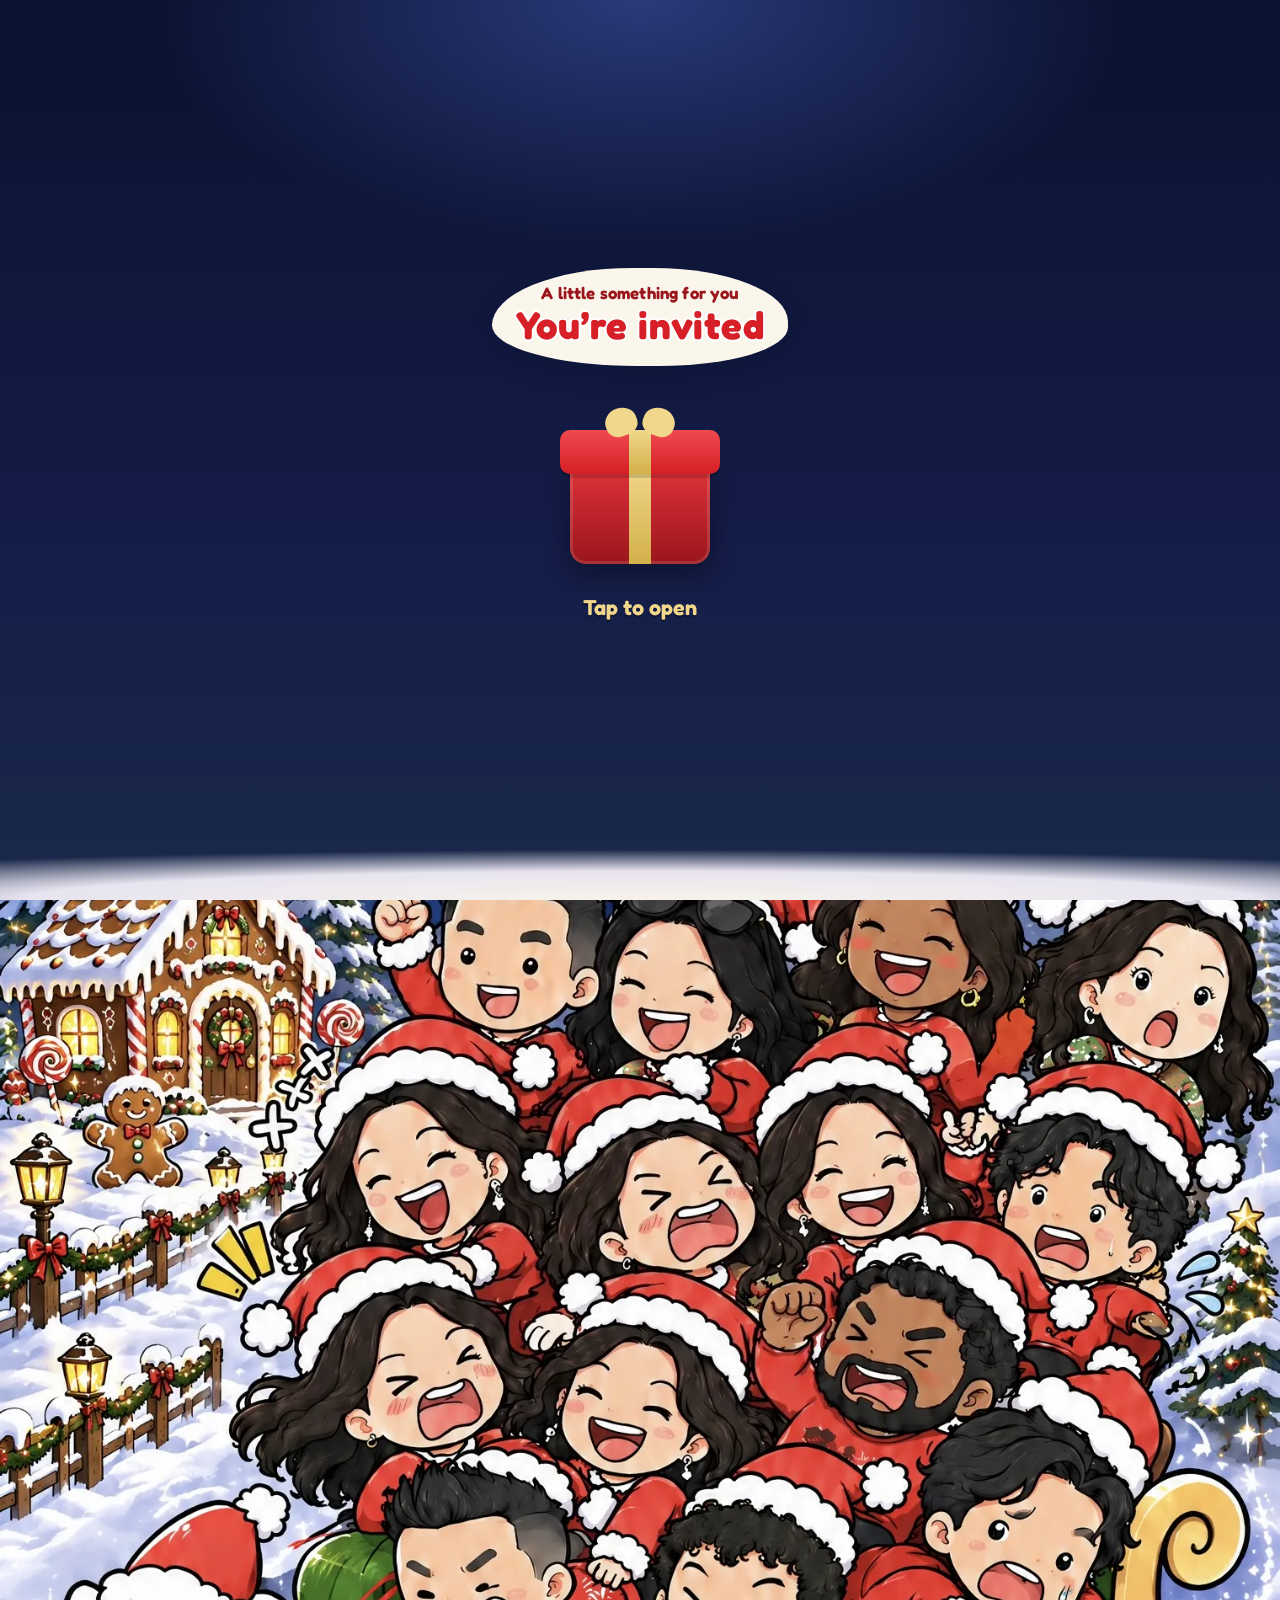
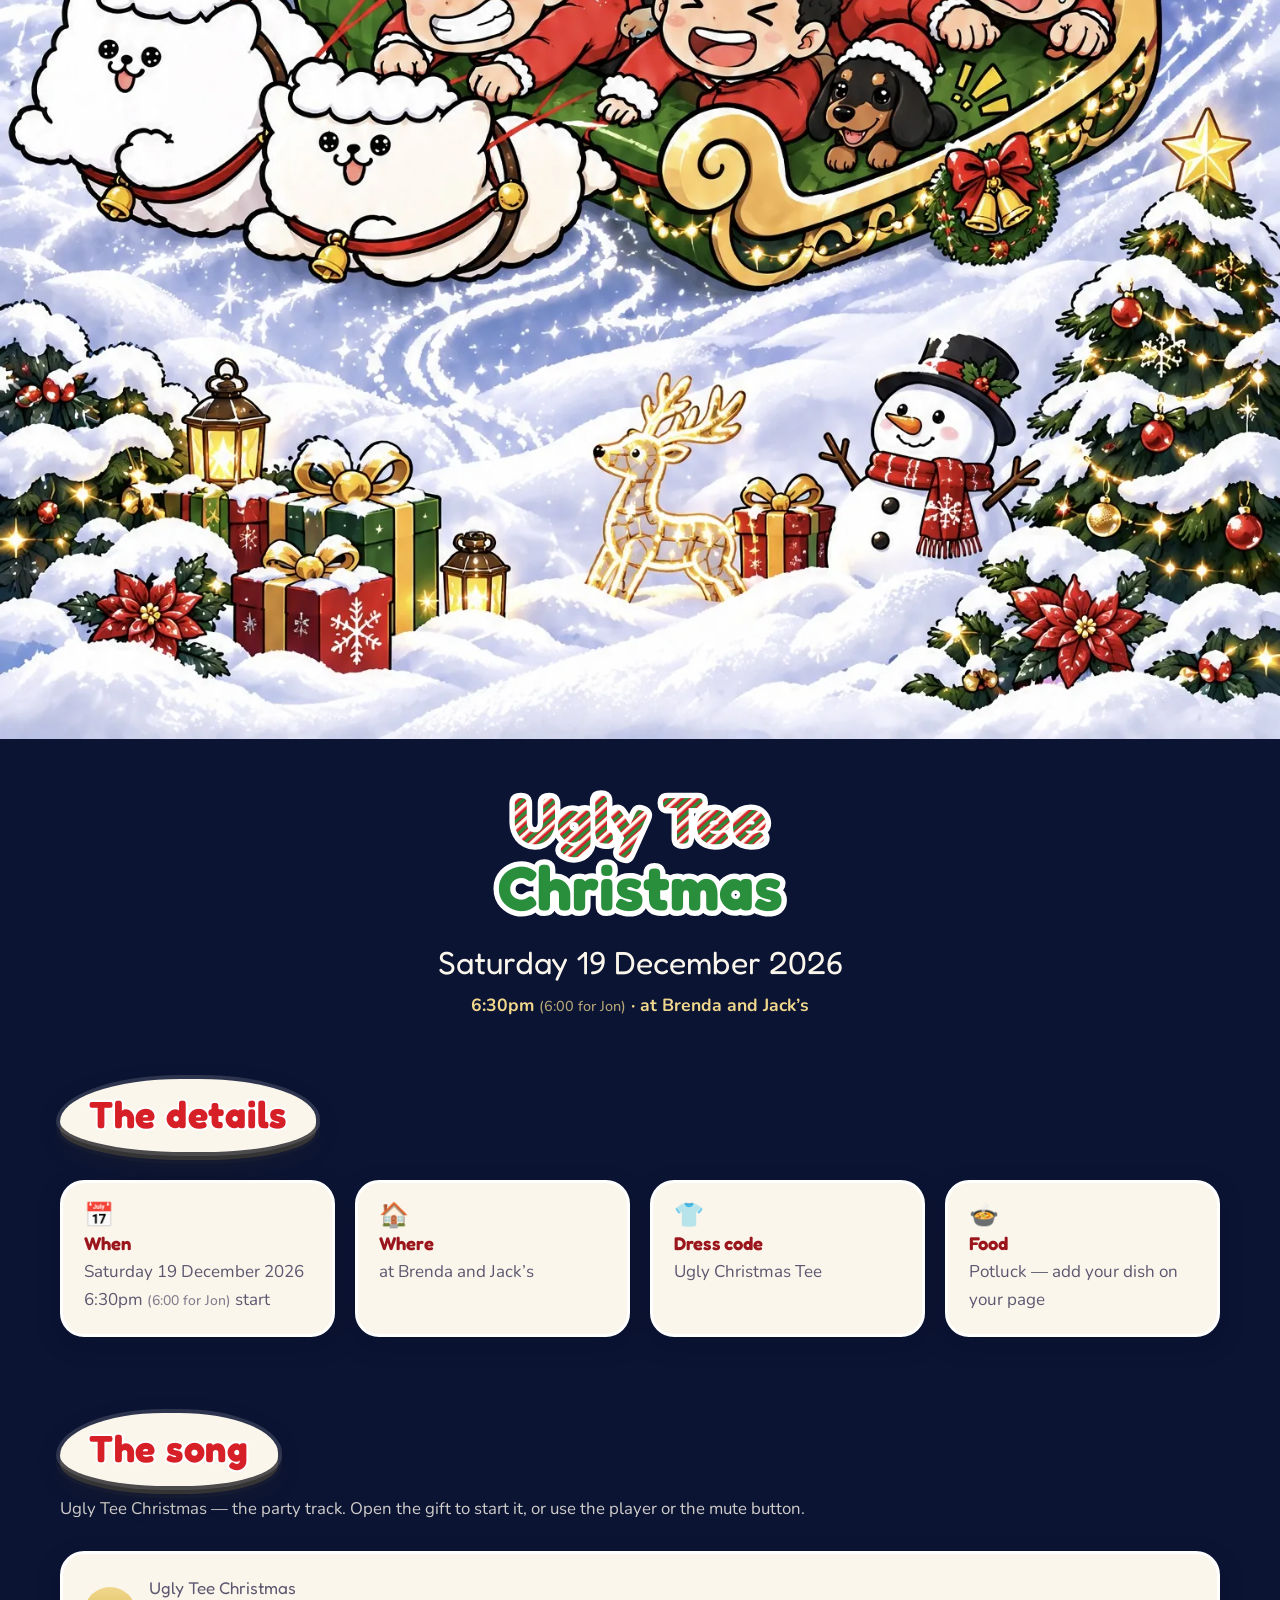
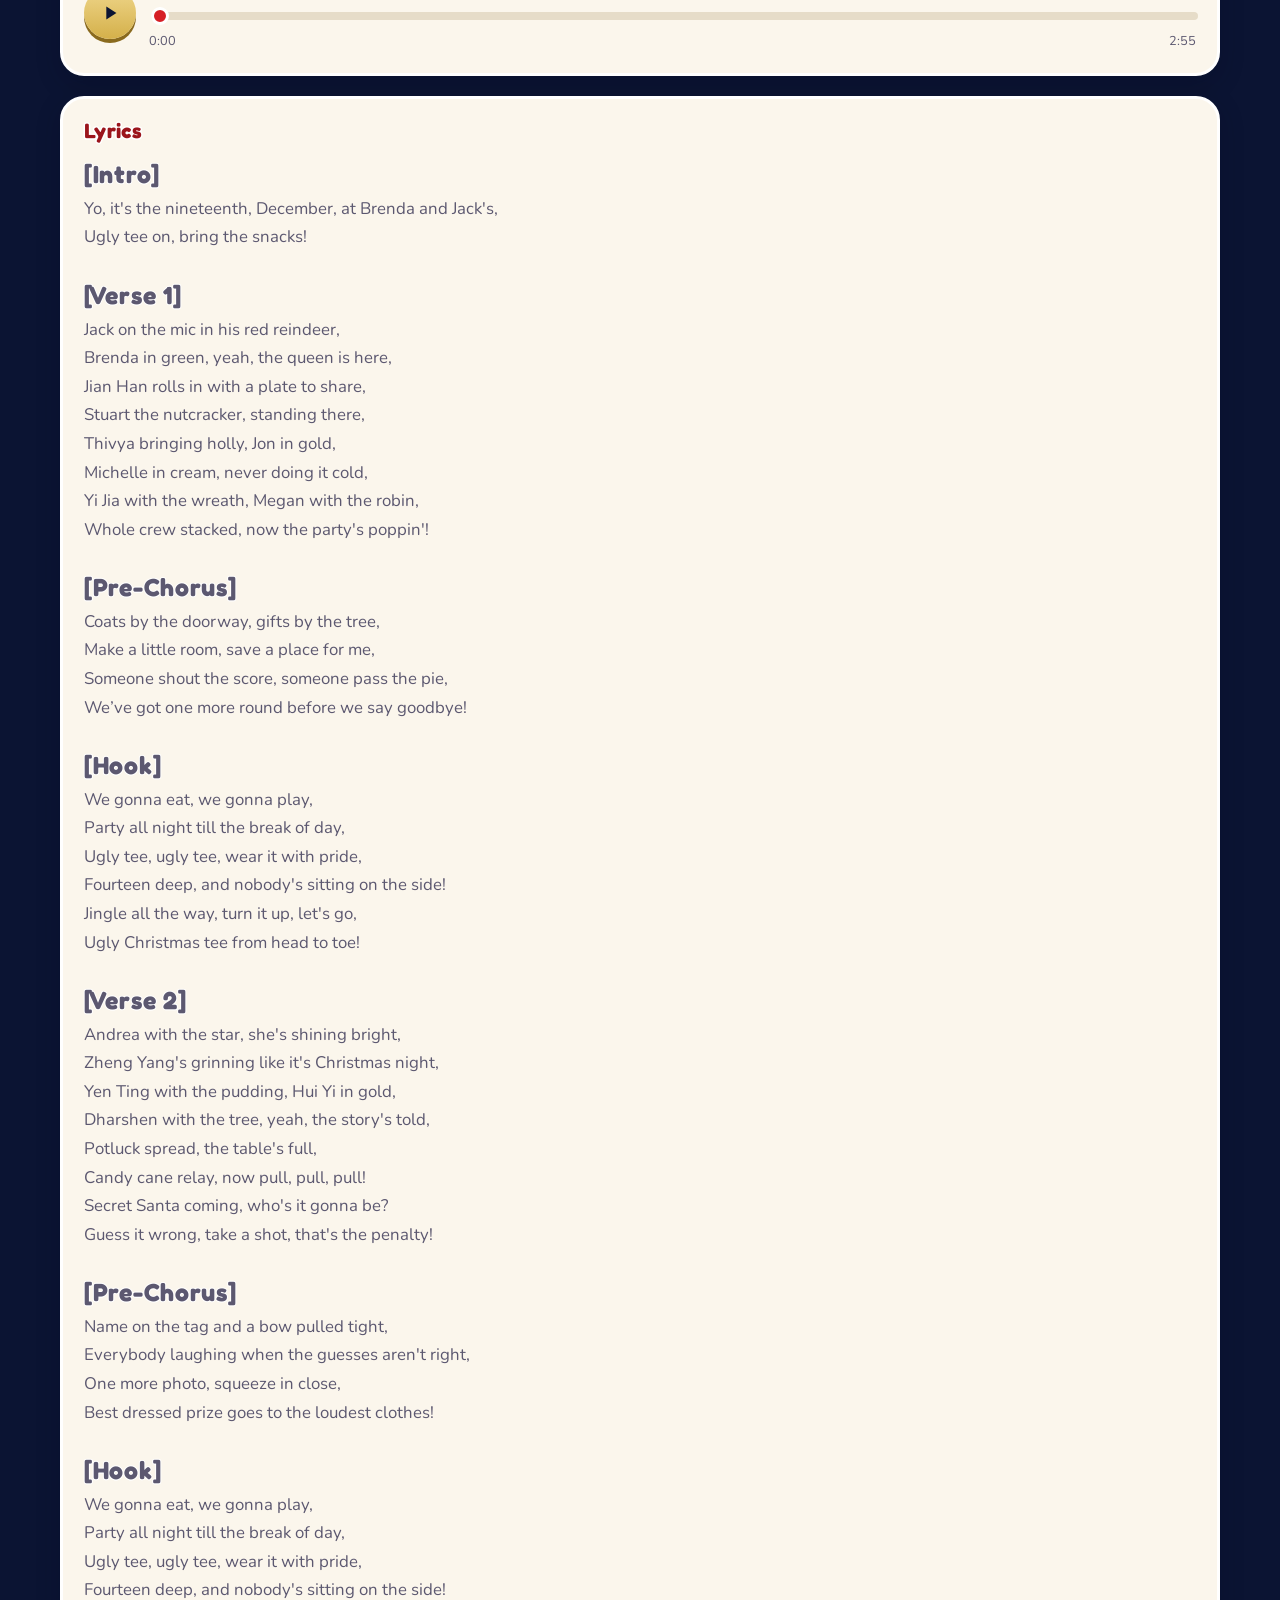
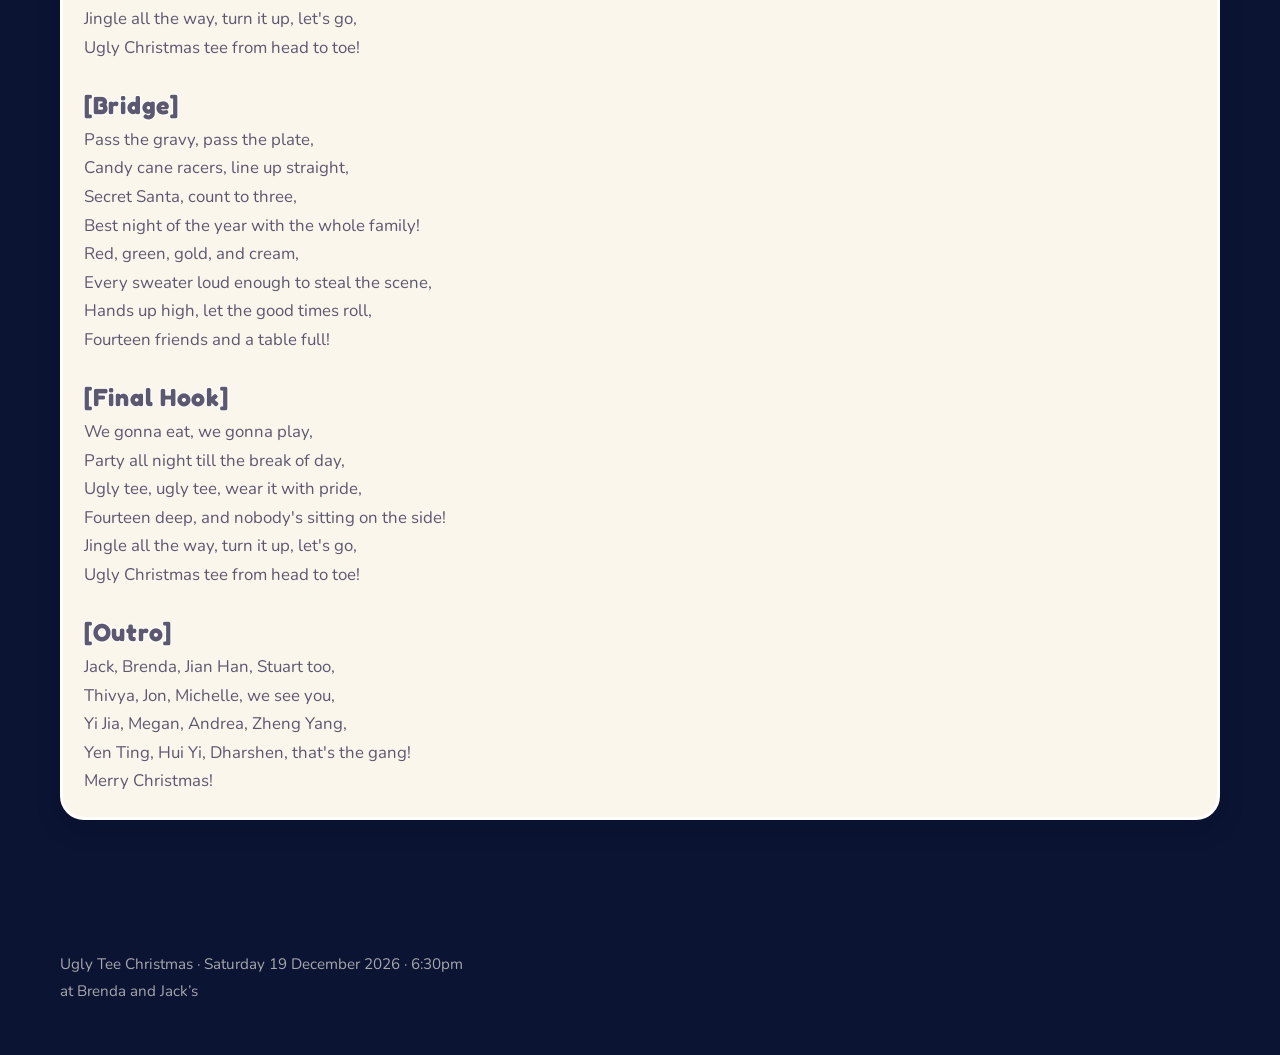
<file: index.html>
<!DOCTYPE html>
<html lang="en">
<head>
  <meta charset="utf-8">
  <meta name="viewport" content="width=device-width, initial-scale=1">
  <meta name="robots" content="noindex, nofollow">
  <link rel="canonical" href="https://jackkerhere.github.io/ugly-tee-xmas/">
  <meta name="theme-color" content="#0b1433">
  <title>Ugly Tee Christmas — 19 Dec 2026, 6:30pm, at Brenda and Jack’s</title>
  <meta name="description" content="You’re invited to an Ugly Christmas Tee potluck on Saturday 19 December 2026 at 6:30pm, at Brenda and Jack’s.">
  <meta property="og:type" content="website">
  <meta property="og:url" content="https://jackkerhere.github.io/ugly-tee-xmas/">
  <meta property="og:title" content="Ugly Tee Christmas — 19 Dec 2026, 6:30pm, at Brenda and Jack’s">
  <meta property="og:description" content="You’re invited to an Ugly Christmas Tee potluck on Saturday 19 December 2026 at 6:30pm, at Brenda and Jack’s.">
  <meta property="og:image" content="https://jackkerhere.github.io/ugly-tee-xmas/assets/images/og-sledge.jpg">
  <meta name="twitter:card" content="summary_large_image">
  <meta name="twitter:title" content="Ugly Tee Christmas — 19 Dec 2026, 6:30pm, at Brenda and Jack’s">
  <meta name="twitter:description" content="You’re invited to an Ugly Christmas Tee potluck on Saturday 19 December 2026 at 6:30pm, at Brenda and Jack’s.">
  <meta name="twitter:image" content="https://jackkerhere.github.io/ugly-tee-xmas/assets/images/og-sledge.jpg">
  <link rel="preconnect" href="https://fonts.googleapis.com">
  <link rel="preconnect" href="https://fonts.gstatic.com" crossorigin>
  <link href="https://fonts.googleapis.com/css2?family=Fredoka:wght@400;500;600;700&family=Nunito:ital,wght@0,400;0,600;0,700;1,400&display=swap" rel="stylesheet">
  <link rel="stylesheet" href="assets/css/styles.css?v=20261126-krampus-last">
  <link rel="icon" href="assets/images/favicon.svg" type="image/svg+xml">
  <link rel="icon" href="assets/images/favicon-32.png" sizes="32x32" type="image/png">
  <link rel="apple-touch-icon" href="assets/images/apple-touch-icon.png">
</head>
<body class="page-home">
  <a class="skip" href="#main">Skip to content</a>
  <div class="sky" aria-hidden="true"></div>
  <div class="stars" aria-hidden="true"></div>
  <div class="snow" aria-hidden="true"></div>

  <div class="wrap">
  <div id="gift-screen" class="gift-screen" role="dialog" aria-label="Open your invitation">
    <div class="gift-ground" aria-hidden="true"></div>
    <div class="gift-inner">
      <div class="gift-cloud">
        <p class="display" id="gift-greeting" style="font-size:1.05rem;color:var(--red-deep);margin:0">A little something for you</p>
        <h2 class="outline-red" style="font-size:clamp(1.8rem,6vw,2.4rem);-webkit-text-stroke:4px #fff">You’re invited</h2>
      </div>
      <button class="gift-open" id="gift-open" type="button" aria-label="Tap to open your invitation">
        <div class="gift-box" aria-hidden="true">
          <span class="bow"></span>
          <span class="lid"></span>
          <span class="box-body"></span>
        </div>
        <span class="gift-cta">Tap to open</span>
      </button>
    </div>
  </div>
  <header class="site-header">
    <div class="nav-inner">
      <a class="brand" href="index.html">
        <img class="brand-mark" src="assets/images/favicon.svg" width="36" height="36" alt="">
        <span class="brand-name">Ugly Tee Christmas</span>
      </a>
      <nav class="site-nav" aria-label="Primary">
        <a href="index.html" aria-current="page">Home</a>
        <a href="itinerary.html">Itinerary</a>
        <a href="menu.html">Menu</a>
        <a href="game.html">Game</a>
        <a href="me.html">My page <span class="nav-unread" hidden></span><span class="soon">private</span></a>
      </nav>
    </div>
  </header>

  <main id="main">
    <section class="hero-bleed" id="home">
      <div class="poster-frame reveal">
        <picture>
          <source type="image/webp" srcset="assets/images/sledge-600.webp 600w, assets/images/sledge-800.webp 800w, assets/images/sledge-1200.webp 1200w, assets/images/sledge-1520.webp 1520w" sizes="100vw">
          <img src="assets/images/sledge-1520.jpg" srcset="assets/images/sledge-600.jpg 600w, assets/images/sledge-800.jpg 800w, assets/images/sledge-1200.jpg 1200w, assets/images/sledge-1520.jpg 1520w" sizes="100vw" width="1520" height="2688" alt="Illustrated night-sky poster: fourteen friends in Santa hats packed onto a gold sledge pulled by two fluffy white dogs, with candy-cane 12/19 and Merry Christmas lettering." draggable="false">
        </picture>
      </div>
    </section>

    <section class="section hero-intro">
      <div class="hero-copy reveal">
        <h1 class="wordmark">
          <span class="visually-hidden">Ugly Tee Christmas</span>
          <svg viewBox="0 0 680 230" role="img" aria-hidden="true">
            <defs>
              <pattern id="candy-fill" width="16" height="16" patternUnits="userSpaceOnUse" patternTransform="rotate(-42)">
                <rect width="16" height="16" fill="#d61f26"/>
                <rect width="16" height="5" fill="#fff8ee"/>
                <rect y="9" width="16" height="5" fill="#2a8f3c"/>
              </pattern>
            </defs>
            <text x="340" y="100" text-anchor="middle" font-family="Fredoka, Trebuchet MS, sans-serif" font-weight="700" font-size="96" stroke="#ffffff" stroke-width="16" paint-order="stroke fill" fill="url(#candy-fill)" stroke-linejoin="round">Ugly Tee</text>
            <text x="340" y="200" text-anchor="middle" font-family="Fredoka, Trebuchet MS, sans-serif" font-weight="700" font-size="92" stroke="#ffffff" stroke-width="16" paint-order="stroke fill" fill="#2a8f3c" stroke-linejoin="round">Christmas</text>
          </svg>
        </h1>
        <p class="hero-date">Saturday 19 December 2026</p>
        <p class="hero-meta"><span class="time-when">6:30pm <span class="time-note">(6:00 for Jon)</span></span> · at Brenda and Jack’s</p>
      </div>
    </section>

    <section class="section" id="details">
      <div class="section-head reveal">
        <div class="cloud-title"><h2 class="outline-red" style="-webkit-text-stroke:4px #fff">The details</h2></div>
      </div>
      <div class="grid-4">
        <article class="card reveal" data-delay="0"><p class="icon" aria-hidden="true">📅</p><h3>When</h3><p>Saturday 19 December 2026<br><span class="time-when">6:30pm <span class="time-note">(6:00 for Jon)</span></span> start</p></article>
        <article class="card reveal" data-delay="80"><p class="icon" aria-hidden="true">🏠</p><h3>Where</h3><p>at Brenda and Jack’s</p></article>
        <article class="card reveal" data-delay="160"><p class="icon" aria-hidden="true">👕</p><h3>Dress code</h3><p>Ugly Christmas Tee</p></article>
        <article class="card reveal" data-delay="240"><p class="icon" aria-hidden="true">🍲</p><h3>Food</h3><p>Potluck — add your dish on your page</p></article>
      </div>
    </section>


    <section class="section" id="song">
      <div class="section-head reveal">
        <div class="cloud-title"><h2 class="outline-red" style="-webkit-text-stroke:4px #fff">The song</h2></div>
        <p class="lede">Ugly Tee Christmas — the party track. Open the gift to start it, or use the player or the mute button.</p>
      </div>
      <div class="card player-card reveal">
        <div class="player">
          <button class="player-btn" id="play-btn" type="button" aria-label="Play song"></button>
          <div class="player-track">
            <p class="player-title">Ugly Tee Christmas</p>
            <input class="seek" id="seek" type="range" min="0" max="100" value="0" step="0.1" aria-label="Seek">
            <div class="times"><span id="time-cur">0:00</span><span id="time-dur">0:00</span></div>
          </div>
        </div>
        <p class="player-missing" id="player-missing" hidden></p>
      </div>
      <article class="card lyrics reveal">
        <h3 class="outline-green" style="font-size:1.3rem;-webkit-text-stroke:3px #fff;margin-bottom:0.6rem">Lyrics</h3>
        <div class="lyrics-body">
          <p class="lyrics-label">[Intro]</p>
          <p class="lyrics-stanza">Yo, it&#x27;s the nineteenth, December, at Brenda and Jack&#x27;s,<br>
          Ugly tee on, bring the snacks!</p>
          <p class="lyrics-label">[Verse 1]</p>
          <p class="lyrics-stanza">Jack on the mic in his red reindeer,<br>
          Brenda in green, yeah, the queen is here,<br>
          Jian Han rolls in with a plate to share,<br>
          Stuart the nutcracker, standing there,<br>
          Thivya bringing holly, Jon in gold,<br>
          Michelle in cream, never doing it cold,<br>
          Yi Jia with the wreath, Megan with the robin,<br>
          Whole crew stacked, now the party&#x27;s poppin&#x27;!</p>
          <p class="lyrics-label">[Pre-Chorus]</p>
          <p class="lyrics-stanza">Coats by the doorway, gifts by the tree,<br>
          Make a little room, save a place for me,<br>
          Someone shout the score, someone pass the pie,<br>
          We’ve got one more round before we say goodbye!</p>
          <p class="lyrics-label">[Hook]</p>
          <p class="lyrics-stanza">We gonna eat, we gonna play,<br>
          Party all night till the break of day,<br>
          Ugly tee, ugly tee, wear it with pride,<br>
          Fourteen deep, and nobody&#x27;s sitting on the side!<br>
          Jingle all the way, turn it up, let&#x27;s go,<br>
          Ugly Christmas tee from head to toe!</p>
          <p class="lyrics-label">[Verse 2]</p>
          <p class="lyrics-stanza">Andrea with the star, she&#x27;s shining bright,<br>
          Zheng Yang&#x27;s grinning like it&#x27;s Christmas night,<br>
          Yen Ting with the pudding, Hui Yi in gold,<br>
          Dharshen with the tree, yeah, the story&#x27;s told,<br>
          Potluck spread, the table&#x27;s full,<br>
          Candy cane relay, now pull, pull, pull!<br>
          Secret Santa coming, who&#x27;s it gonna be?<br>
          Guess it wrong, take a shot, that&#x27;s the penalty!</p>
          <p class="lyrics-label">[Pre-Chorus]</p>
          <p class="lyrics-stanza">Name on the tag and a bow pulled tight,<br>
          Everybody laughing when the guesses aren&#x27;t right,<br>
          One more photo, squeeze in close,<br>
          Best dressed prize goes to the loudest clothes!</p>
          <p class="lyrics-label">[Hook]</p>
          <p class="lyrics-stanza">We gonna eat, we gonna play,<br>
          Party all night till the break of day,<br>
          Ugly tee, ugly tee, wear it with pride,<br>
          Fourteen deep, and nobody&#x27;s sitting on the side!<br>
          Jingle all the way, turn it up, let&#x27;s go,<br>
          Ugly Christmas tee from head to toe!</p>
          <p class="lyrics-label">[Bridge]</p>
          <p class="lyrics-stanza">Pass the gravy, pass the plate,<br>
          Candy cane racers, line up straight,<br>
          Secret Santa, count to three,<br>
          Best night of the year with the whole family!<br>
          Red, green, gold, and cream,<br>
          Every sweater loud enough to steal the scene,<br>
          Hands up high, let the good times roll,<br>
          Fourteen friends and a table full!</p>
          <p class="lyrics-label">[Final Hook]</p>
          <p class="lyrics-stanza">We gonna eat, we gonna play,<br>
          Party all night till the break of day,<br>
          Ugly tee, ugly tee, wear it with pride,<br>
          Fourteen deep, and nobody&#x27;s sitting on the side!<br>
          Jingle all the way, turn it up, let&#x27;s go,<br>
          Ugly Christmas tee from head to toe!</p>
          <p class="lyrics-label">[Outro]</p>
          <p class="lyrics-stanza">Jack, Brenda, Jian Han, Stuart too,<br>
          Thivya, Jon, Michelle, we see you,<br>
          Yi Jia, Megan, Andrea, Zheng Yang,<br>
          Yen Ting, Hui Yi, Dharshen, that&#x27;s the gang!<br>
          Merry Christmas!</p>
        </div>
      </article>
    </section>
  </main>
  <footer class="site-footer">
    <p>Ugly Tee Christmas · Saturday 19 December 2026 · 6:30pm</p>
    <p>at Brenda and Jack’s</p>
  </footer>

  </div>
  <audio id="site-song" src="assets/song.mp3" preload="auto" loop playsinline></audio>
  <button type="button" class="mute-fab" id="mute-fab" hidden aria-label="Mute song" aria-pressed="false"></button>
  <div class="resume-bar" id="resume-song" hidden>
    <button type="button" class="btn btn-gold" id="resume-song-btn">Tap to keep the music going</button>
  </div>
  <script src="assets/js/data.js?v=20261126-krampus-last" defer></script>
  <script src="assets/js/adapters/mock.js?v=20261126-krampus-last" defer></script>
  <script src="assets/js/adapters/supabase.js?v=20261126-krampus-last" defer></script>
  <script src="assets/js/game.js?v=20261126-krampus-last" defer></script>
  <script src="assets/js/main.js?v=20261126-krampus-last" defer></script>
</body>
</html>
</file>
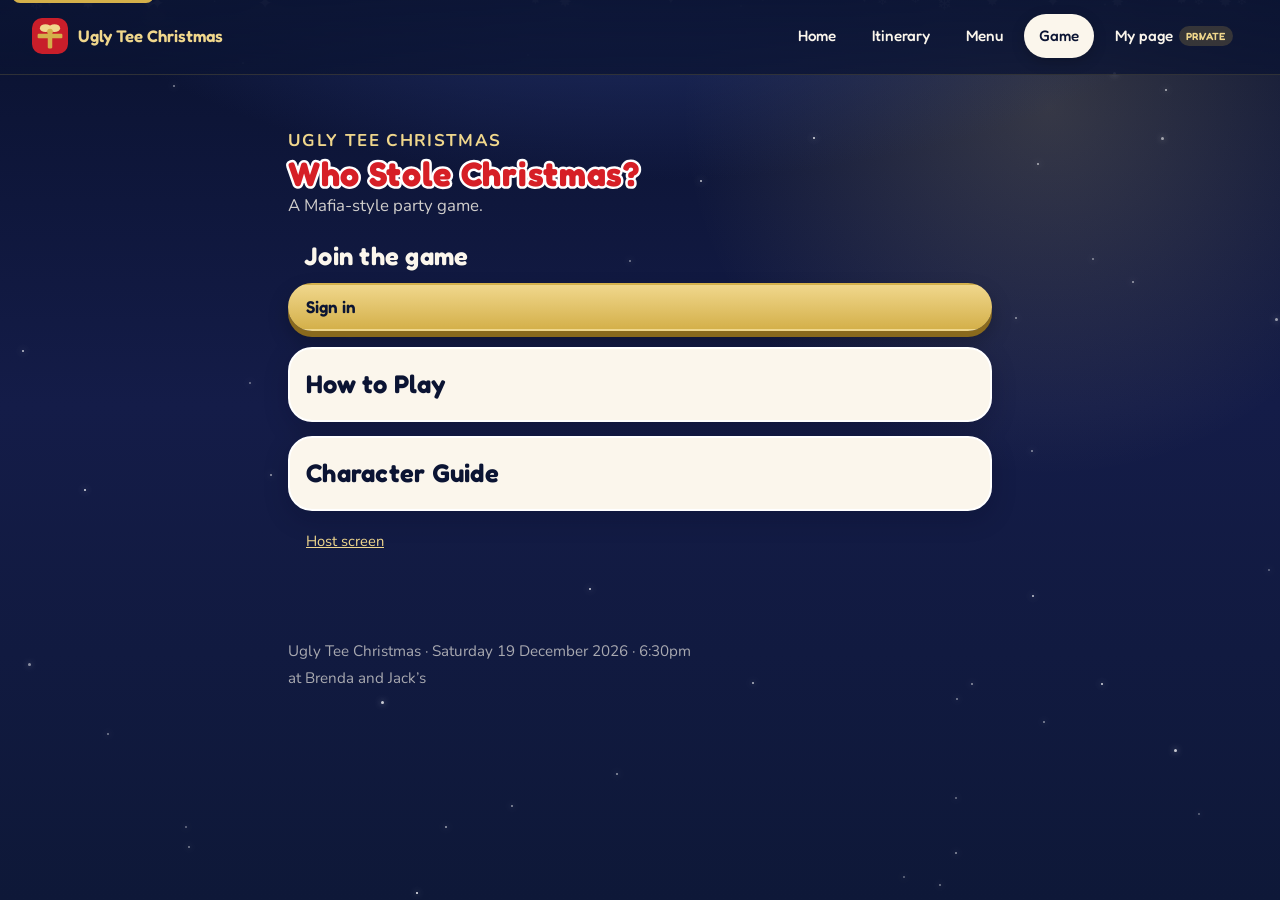
<file: game.html>
<!DOCTYPE html>
<html lang="en">
<head>
  <meta charset="utf-8">
  <meta name="viewport" content="width=device-width, initial-scale=1">
  <meta name="robots" content="noindex, nofollow">
  <link rel="canonical" href="https://jackkerhere.github.io/ugly-tee-xmas/game.html">
  <meta name="theme-color" content="#0b1433">
  <title>Who Stole Christmas?</title>
  <meta name="description" content="The Game area for Who Stole Christmas? — how to play, character guide, and the TV screen. No secrets, no PIN.">
  <meta property="og:type" content="website">
  <meta property="og:url" content="https://jackkerhere.github.io/ugly-tee-xmas/game.html">
  <meta property="og:title" content="Who Stole Christmas?">
  <meta property="og:description" content="The Game area for Who Stole Christmas? — how to play, character guide, and the TV screen. No secrets, no PIN.">
  <meta property="og:image" content="https://jackkerhere.github.io/ugly-tee-xmas/assets/images/og-sledge.jpg">
  <meta name="twitter:card" content="summary_large_image">
  <meta name="twitter:title" content="Who Stole Christmas?">
  <meta name="twitter:description" content="The Game area for Who Stole Christmas? — how to play, character guide, and the TV screen. No secrets, no PIN.">
  <meta name="twitter:image" content="https://jackkerhere.github.io/ugly-tee-xmas/assets/images/og-sledge.jpg">
  <link rel="preconnect" href="https://fonts.googleapis.com">
  <link rel="preconnect" href="https://fonts.gstatic.com" crossorigin>
  <link href="https://fonts.googleapis.com/css2?family=Fredoka:wght@400;500;600;700&family=Nunito:ital,wght@0,400;0,600;0,700;1,400&display=swap" rel="stylesheet">
  <link rel="stylesheet" href="assets/css/styles.css?v=20261126-krampus-last">
  <link rel="icon" href="assets/images/favicon.svg" type="image/svg+xml">
  <link rel="icon" href="assets/images/favicon-32.png" sizes="32x32" type="image/png">
  <link rel="apple-touch-icon" href="assets/images/apple-touch-icon.png">
  <meta name="robots" content="noindex, nofollow">
</head>
<body class="page-game no-gift">
  <a class="skip" href="#main">Skip to content</a>
  <div class="sky" aria-hidden="true"></div>
  <div class="stars" aria-hidden="true"></div>
  <div class="snow" aria-hidden="true"></div>

  <div class="wrap">
  <header class="site-header">
    <div class="nav-inner">
      <a class="brand" href="index.html">
        <img class="brand-mark" src="assets/images/favicon.svg" width="36" height="36" alt="">
        <span class="brand-name">Ugly Tee Christmas</span>
      </a>
      <nav class="site-nav" aria-label="Primary">
        <a href="index.html">Home</a>
        <a href="itinerary.html">Itinerary</a>
        <a href="menu.html">Menu</a>
        <a href="game.html" aria-current="page">Game</a>
        <a href="me.html">My page <span class="nav-unread" hidden></span><span class="soon">private</span></a>
      </nav>
    </div>
  </header>

  <main id="main" class="section">
    <div id="game-hub-root">
      <p class="lede page-status">Opening the game…</p>
    </div>
  </main>
  <footer class="site-footer">
    <p>Ugly Tee Christmas · Saturday 19 December 2026 · 6:30pm</p>
    <p>at Brenda and Jack’s</p>
  </footer>

  </div>
  <audio id="site-song" src="assets/song.mp3" preload="auto" loop playsinline></audio>
  <button type="button" class="mute-fab" id="mute-fab" hidden aria-label="Mute song" aria-pressed="false"></button>
  <div class="resume-bar" id="resume-song" hidden>
    <button type="button" class="btn btn-gold" id="resume-song-btn">Tap to keep the music going</button>
  </div>
  <script src="assets/js/data.js?v=20261126-krampus-last" defer></script>
  <script src="assets/js/adapters/mock.js?v=20261126-krampus-last" defer></script>
  <script src="assets/js/adapters/supabase.js?v=20261126-krampus-last" defer></script>
  <script src="assets/js/game.js?v=20261126-krampus-last" defer></script>
  <script src="assets/js/main.js?v=20261126-krampus-last" defer></script>
</body>
</html>
</file>
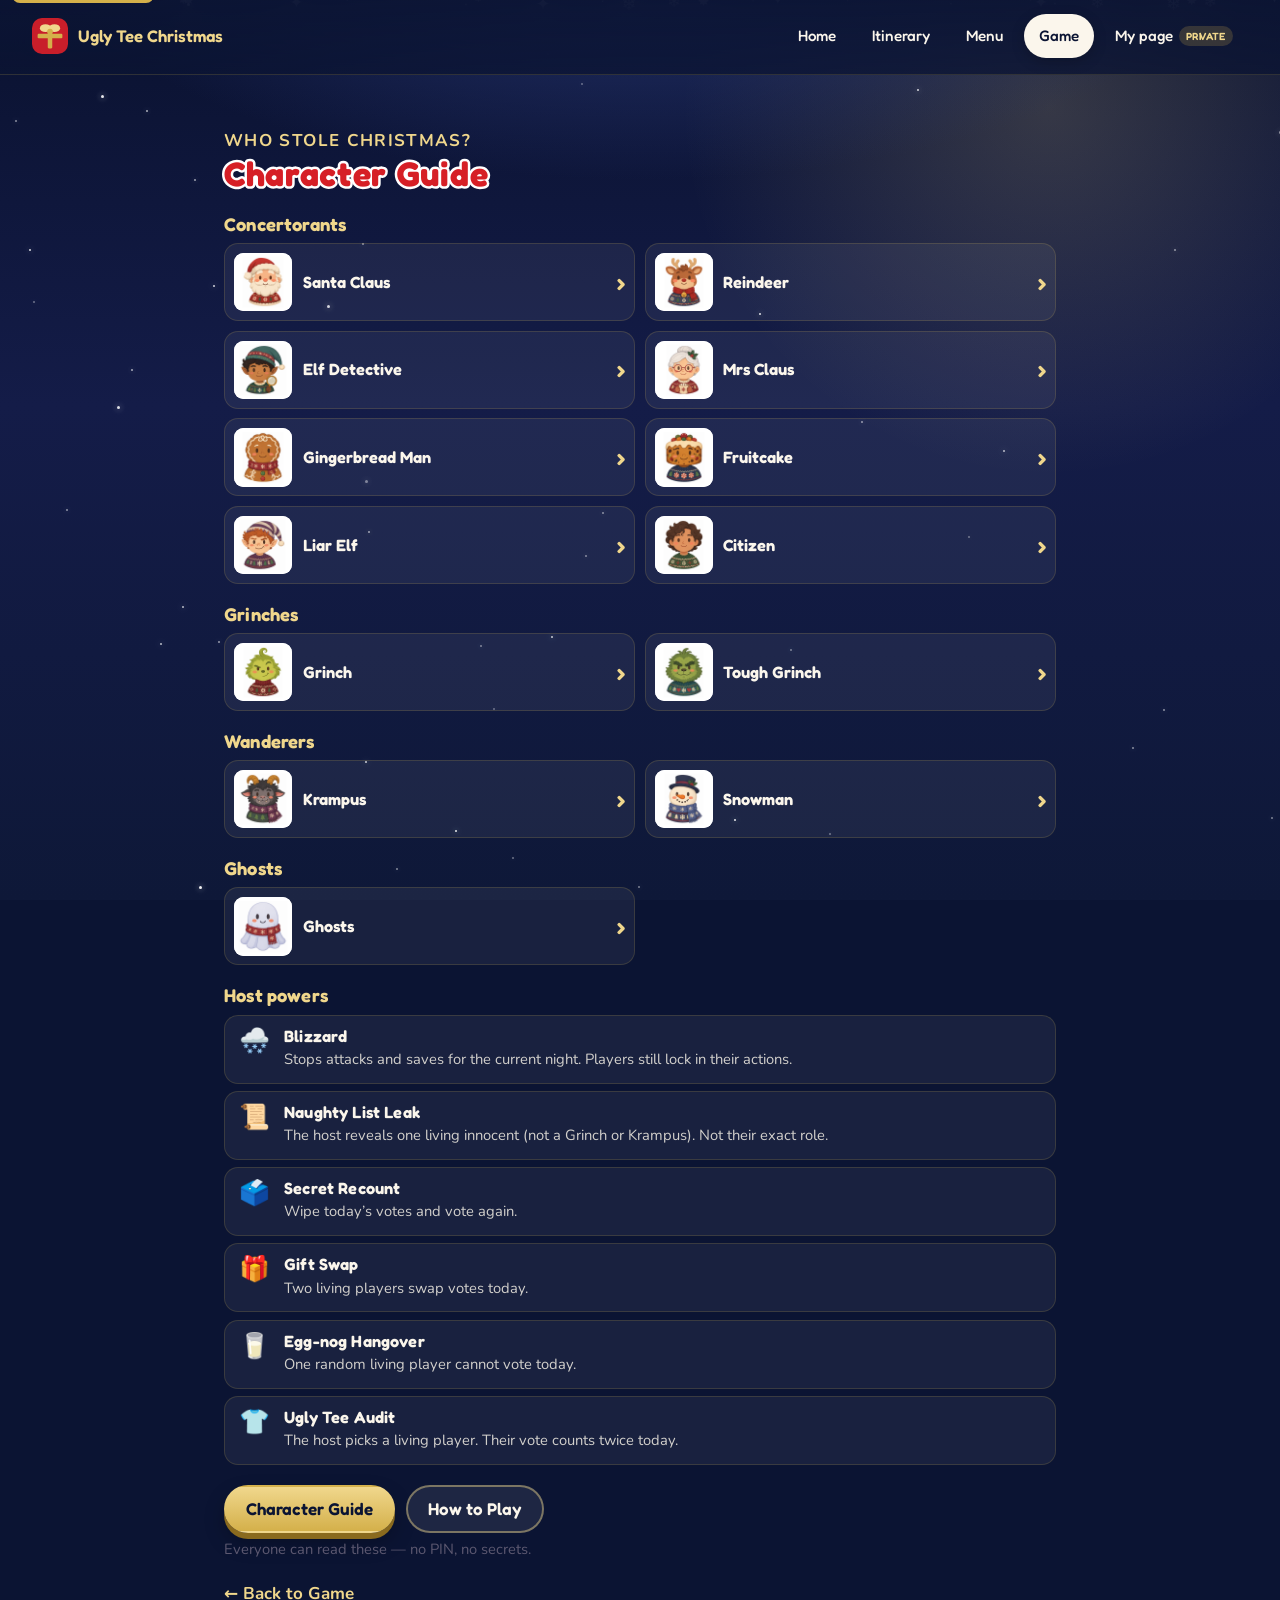
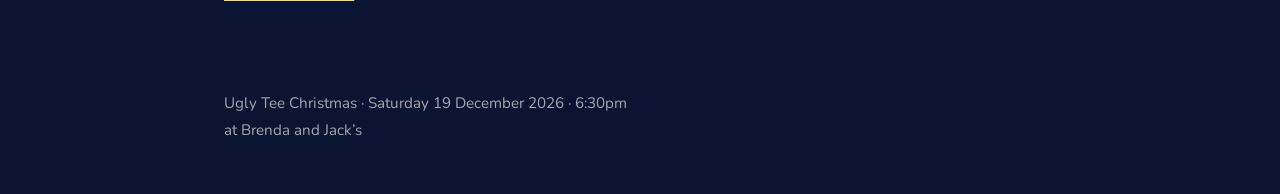
<file: guide.html>
<!DOCTYPE html>
<html lang="en">
<head>
  <meta charset="utf-8">
  <meta name="viewport" content="width=device-width, initial-scale=1">
  <meta name="robots" content="noindex, nofollow">
  <link rel="canonical" href="https://jackkerhere.github.io/ugly-tee-xmas/guide.html">
  <meta name="theme-color" content="#0b1433">
  <title>Character Guide — Who Stole Christmas?</title>
  <meta name="description" content="Every role in Who Stole Christmas? — sides, abilities, ghosts and twist cards. No secrets, no PIN.">
  <meta property="og:type" content="website">
  <meta property="og:url" content="https://jackkerhere.github.io/ugly-tee-xmas/guide.html">
  <meta property="og:title" content="Character Guide — Who Stole Christmas?">
  <meta property="og:description" content="Every role in Who Stole Christmas? — sides, abilities, ghosts and twist cards. No secrets, no PIN.">
  <meta property="og:image" content="https://jackkerhere.github.io/ugly-tee-xmas/assets/images/og-sledge.jpg">
  <meta name="twitter:card" content="summary_large_image">
  <meta name="twitter:title" content="Character Guide — Who Stole Christmas?">
  <meta name="twitter:description" content="Every role in Who Stole Christmas? — sides, abilities, ghosts and twist cards. No secrets, no PIN.">
  <meta name="twitter:image" content="https://jackkerhere.github.io/ugly-tee-xmas/assets/images/og-sledge.jpg">
  <link rel="preconnect" href="https://fonts.googleapis.com">
  <link rel="preconnect" href="https://fonts.gstatic.com" crossorigin>
  <link href="https://fonts.googleapis.com/css2?family=Fredoka:wght@400;500;600;700&family=Nunito:ital,wght@0,400;0,600;0,700;1,400&display=swap" rel="stylesheet">
  <link rel="stylesheet" href="assets/css/styles.css?v=20261126-krampus-last">
  <link rel="icon" href="assets/images/favicon.svg" type="image/svg+xml">
  <link rel="icon" href="assets/images/favicon-32.png" sizes="32x32" type="image/png">
  <link rel="apple-touch-icon" href="assets/images/apple-touch-icon.png">
  <meta name="robots" content="noindex, nofollow">
</head>
<body class="page-guide no-gift">
  <a class="skip" href="#main">Skip to content</a>
  <div class="sky" aria-hidden="true"></div>
  <div class="stars" aria-hidden="true"></div>
  <div class="snow" aria-hidden="true"></div>

  <div class="wrap">
  <header class="site-header">
    <div class="nav-inner">
      <a class="brand" href="index.html">
        <img class="brand-mark" src="assets/images/favicon.svg" width="36" height="36" alt="">
        <span class="brand-name">Ugly Tee Christmas</span>
      </a>
      <nav class="site-nav" aria-label="Primary">
        <a href="index.html">Home</a>
        <a href="itinerary.html">Itinerary</a>
        <a href="menu.html">Menu</a>
        <a href="game.html" aria-current="page">Game</a>
        <a href="me.html">My page <span class="nav-unread" hidden></span><span class="soon">private</span></a>
      </nav>
    </div>
  </header>

  <main id="main" class="section">
    <div id="guide-root">
      <p class="lede page-status">Opening the character guide…</p>
    </div>
  </main>
  <footer class="site-footer">
    <p>Ugly Tee Christmas · Saturday 19 December 2026 · 6:30pm</p>
    <p>at Brenda and Jack’s</p>
  </footer>

  </div>
  <audio id="site-song" src="assets/song.mp3" preload="auto" loop playsinline></audio>
  <button type="button" class="mute-fab" id="mute-fab" hidden aria-label="Mute song" aria-pressed="false"></button>
  <div class="resume-bar" id="resume-song" hidden>
    <button type="button" class="btn btn-gold" id="resume-song-btn">Tap to keep the music going</button>
  </div>
  <script src="assets/js/data.js?v=20261126-krampus-last" defer></script>
  <script src="assets/js/adapters/mock.js?v=20261126-krampus-last" defer></script>
  <script src="assets/js/adapters/supabase.js?v=20261126-krampus-last" defer></script>
  <script src="assets/js/game.js?v=20261126-krampus-last" defer></script>
  <script src="assets/js/main.js?v=20261126-krampus-last" defer></script>
</body>
</html>
</file>
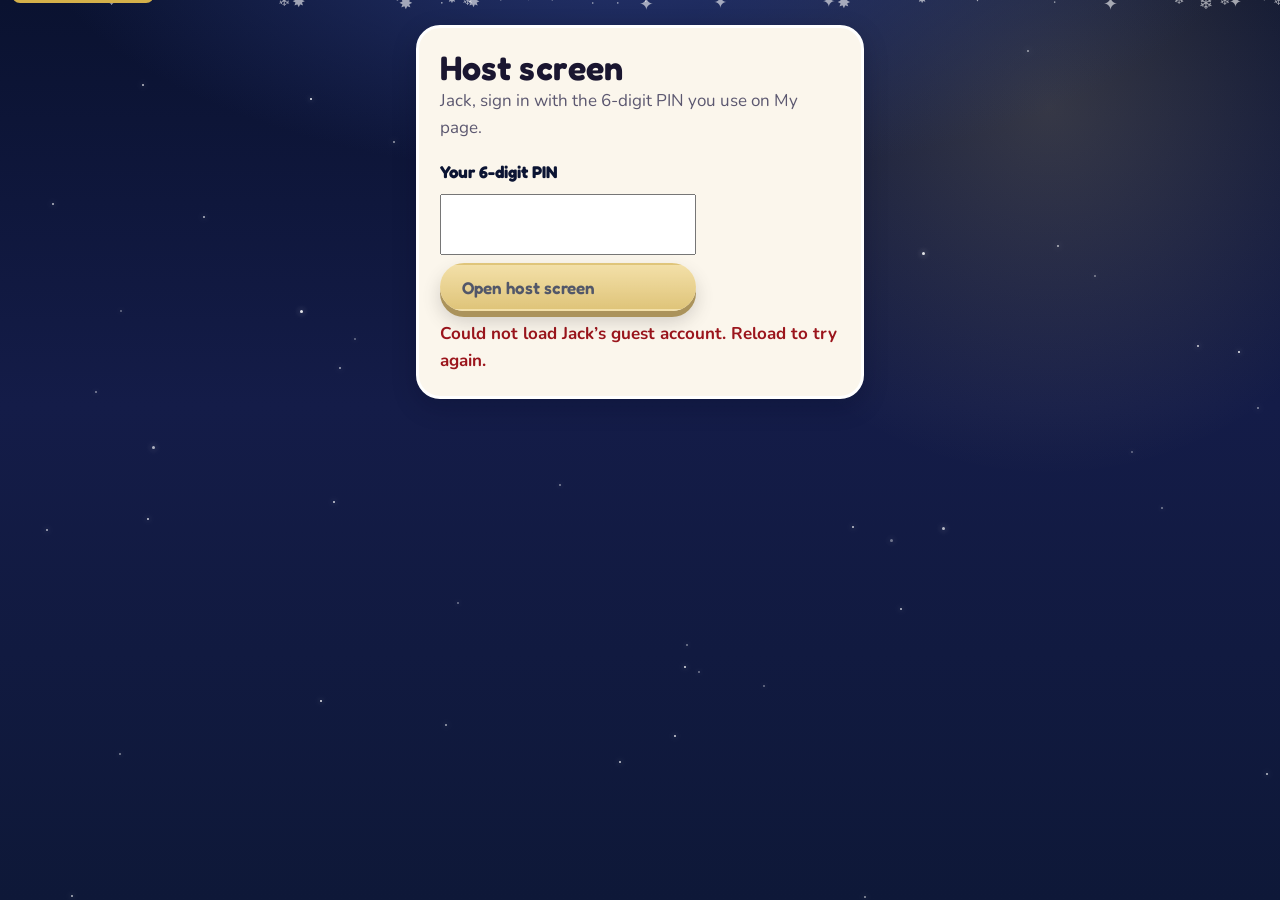
<file: host.html>
<!DOCTYPE html>
<html lang="en">
<head>
  <meta charset="utf-8">
  <meta name="viewport" content="width=device-width, initial-scale=1">
  <meta name="robots" content="noindex, nofollow">
  <link rel="canonical" href="https://jackkerhere.github.io/ugly-tee-xmas/host.html">
  <meta name="theme-color" content="#0b1433">
  <title>Host — Who Stole Christmas?</title>
  <meta name="description" content="Host screen for Who Stole Christmas? Keep this page to yourself.">
  <meta property="og:type" content="website">
  <meta property="og:url" content="https://jackkerhere.github.io/ugly-tee-xmas/host.html">
  <meta property="og:title" content="Host — Who Stole Christmas?">
  <meta property="og:description" content="Host screen for Who Stole Christmas? Keep this page to yourself.">
  <meta property="og:image" content="https://jackkerhere.github.io/ugly-tee-xmas/assets/images/og-sledge.jpg">
  <meta name="twitter:card" content="summary_large_image">
  <meta name="twitter:title" content="Host — Who Stole Christmas?">
  <meta name="twitter:description" content="Host screen for Who Stole Christmas? Keep this page to yourself.">
  <meta name="twitter:image" content="https://jackkerhere.github.io/ugly-tee-xmas/assets/images/og-sledge.jpg">
  <link rel="preconnect" href="https://fonts.googleapis.com">
  <link rel="preconnect" href="https://fonts.gstatic.com" crossorigin>
  <link href="https://fonts.googleapis.com/css2?family=Fredoka:wght@400;500;600;700&family=Nunito:ital,wght@0,400;0,600;0,700;1,400&display=swap" rel="stylesheet">
  <link rel="stylesheet" href="assets/css/styles.css?v=20261126-krampus-last">
  <link rel="stylesheet" href="assets/css/tv-slideshow.css?v=20261123-tv-stage">
  <link rel="icon" href="assets/images/favicon.svg" type="image/svg+xml">
  <link rel="icon" href="assets/images/favicon-32.png" sizes="32x32" type="image/png">
  <link rel="apple-touch-icon" href="assets/images/apple-touch-icon.png">
  <meta name="robots" content="noindex, nofollow">
</head>
<body class="page-host no-gift">
  <a class="skip" href="#main">Skip to content</a>
  <div class="sky" aria-hidden="true"></div>
  <div class="stars" aria-hidden="true"></div>
  <div class="snow" aria-hidden="true"></div>

  <div class="wrap">
  <main id="main" class="section">
    <div id="host-root">
      <p class="lede page-status">Opening the host screen…</p>
    </div>
  </main>
  </div>
  <script src="assets/js/data.js?v=20261126-krampus-last" defer></script>
  <script src="assets/js/adapters/mock.js?v=20261126-krampus-last" defer></script>
  <script src="assets/js/adapters/supabase.js?v=20261126-krampus-last" defer></script>
  <script src="assets/js/tv-comic-catalog.js?v=20261123-comic-library" defer></script>
  <script src="assets/js/tv-slideshow.js?v=20261123-distinct-tv-frames" defer></script>
  <script src="assets/js/game.js?v=20261126-krampus-last" defer></script>
  <script src="assets/js/main.js?v=20261126-krampus-last" defer></script>
</body>
</html>
</file>
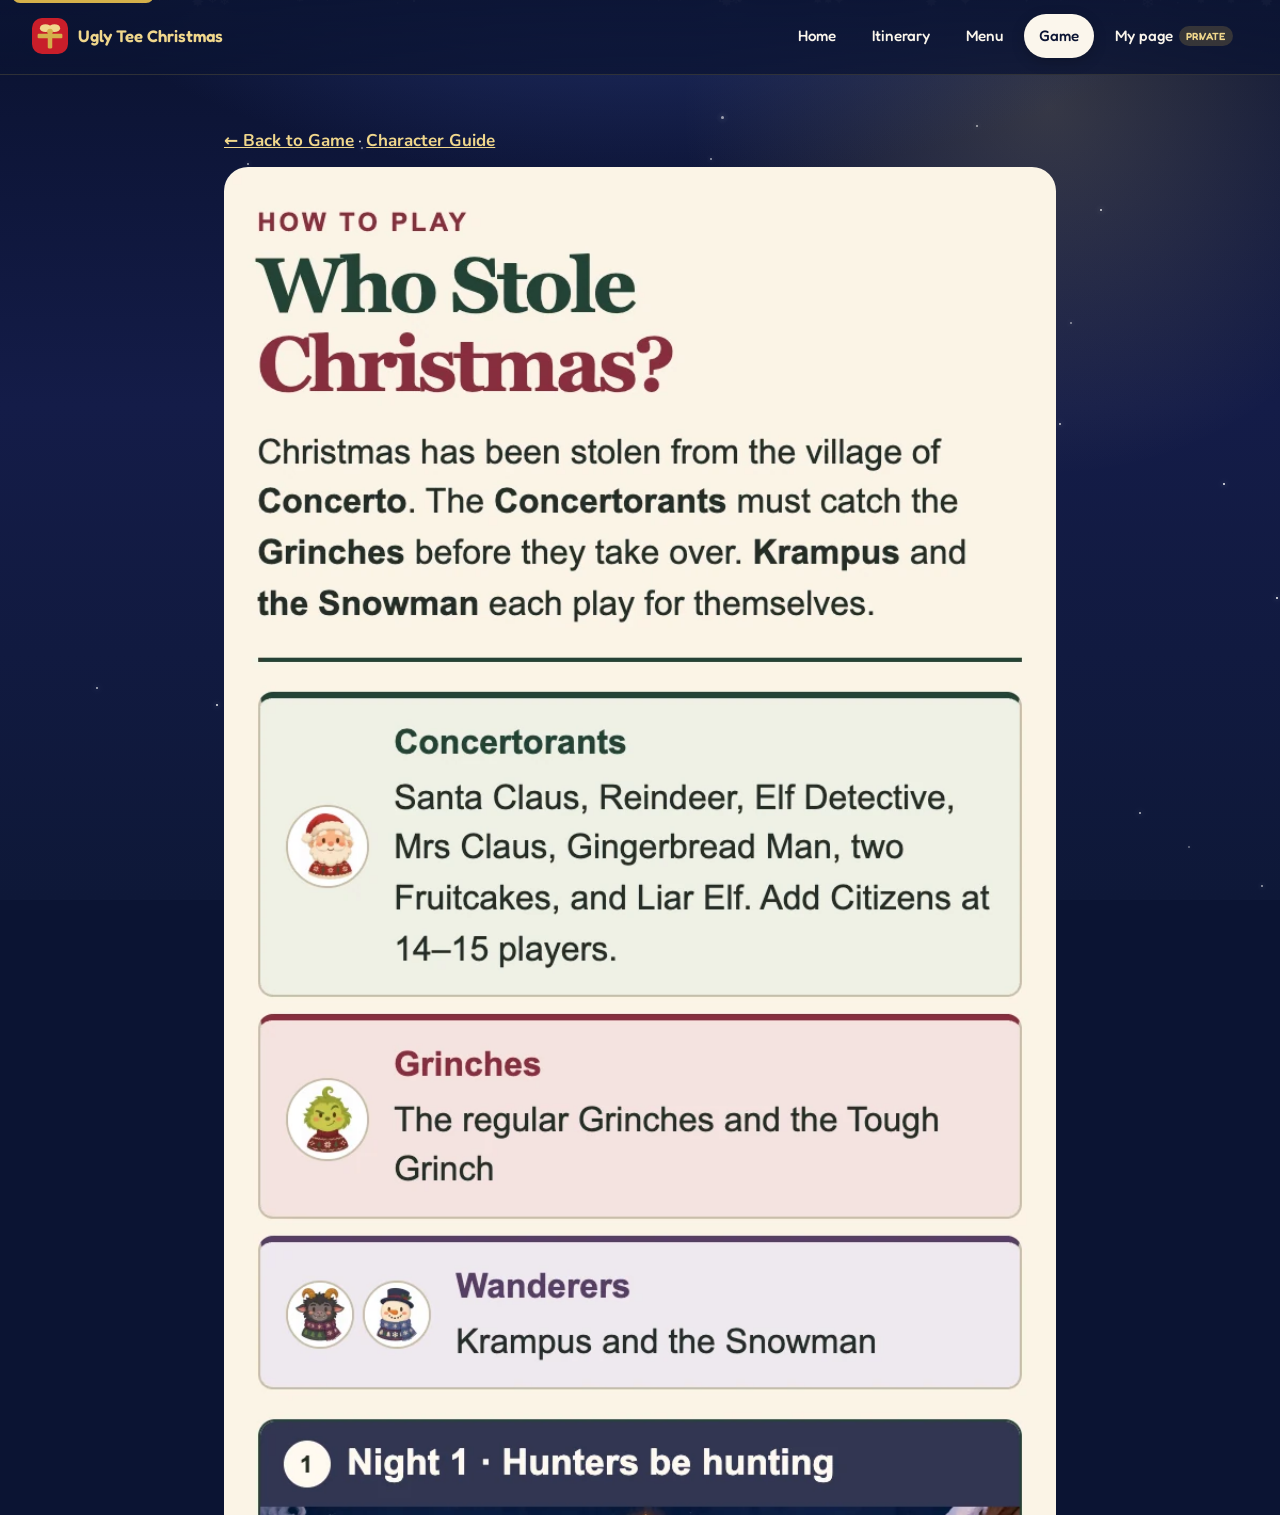
<file: how-to-play.html>
<!DOCTYPE html>
<html lang="en">
<head>
  <meta charset="utf-8">
  <meta name="viewport" content="width=device-width, initial-scale=1">
  <meta name="robots" content="noindex, nofollow">
  <link rel="canonical" href="https://jackkerhere.github.io/ugly-tee-xmas/how-to-play.html">
  <meta name="theme-color" content="#0b1433">
  <title>How to Play — Who Stole Christmas?</title>
  <meta name="description" content="The illustrated guide to Who Stole Christmas? in the village of Concerto. No PIN needed.">
  <meta property="og:type" content="website">
  <meta property="og:url" content="https://jackkerhere.github.io/ugly-tee-xmas/how-to-play.html">
  <meta property="og:title" content="How to Play — Who Stole Christmas?">
  <meta property="og:description" content="The illustrated guide to Who Stole Christmas? in the village of Concerto. No PIN needed.">
  <meta property="og:image" content="https://jackkerhere.github.io/ugly-tee-xmas/assets/images/og-sledge.jpg">
  <meta name="twitter:card" content="summary_large_image">
  <meta name="twitter:title" content="How to Play — Who Stole Christmas?">
  <meta name="twitter:description" content="The illustrated guide to Who Stole Christmas? in the village of Concerto. No PIN needed.">
  <meta name="twitter:image" content="https://jackkerhere.github.io/ugly-tee-xmas/assets/images/og-sledge.jpg">
  <link rel="preconnect" href="https://fonts.googleapis.com">
  <link rel="preconnect" href="https://fonts.gstatic.com" crossorigin>
  <link href="https://fonts.googleapis.com/css2?family=Fredoka:wght@400;500;600;700&family=Nunito:ital,wght@0,400;0,600;0,700;1,400&display=swap" rel="stylesheet">
  <link rel="stylesheet" href="assets/css/styles.css?v=20261126-krampus-last">
  <link rel="icon" href="assets/images/favicon.svg" type="image/svg+xml">
  <link rel="icon" href="assets/images/favicon-32.png" sizes="32x32" type="image/png">
  <link rel="apple-touch-icon" href="assets/images/apple-touch-icon.png">
  <meta name="robots" content="noindex, nofollow">
</head>
<body class="page-howto no-gift">
  <a class="skip" href="#main">Skip to content</a>
  <div class="sky" aria-hidden="true"></div>
  <div class="stars" aria-hidden="true"></div>
  <div class="snow" aria-hidden="true"></div>

  <div class="wrap">
  <header class="site-header">
    <div class="nav-inner">
      <a class="brand" href="index.html">
        <img class="brand-mark" src="assets/images/favicon.svg" width="36" height="36" alt="">
        <span class="brand-name">Ugly Tee Christmas</span>
      </a>
      <nav class="site-nav" aria-label="Primary">
        <a href="index.html">Home</a>
        <a href="itinerary.html">Itinerary</a>
        <a href="menu.html">Menu</a>
        <a href="game.html" aria-current="page">Game</a>
        <a href="me.html">My page <span class="nav-unread" hidden></span><span class="soon">private</span></a>
      </nav>
    </div>
  </header>

  <main id="main" class="section">
    <article class="guide-page" aria-labelledby="howto-comic-title">
      <h1 class="visually-hidden" id="howto-comic-title">How to Play Who Stole Christmas?</h1>
      <nav class="game-docs-back" aria-label="Game guides" style="margin: 0 0 0.8rem">
        <a href="game.html">← Back to Game</a> · <a href="guide.html">Character Guide</a>
      </nav>
      <picture class="howto-comic" style="display: block">
        <source media="(max-width: 699px)" srcset="assets/images/how-to-play/concerto-comic-mobile.webp?v=20261125-how-to-play-rules" width="780" height="5988">
        <img src="assets/images/how-to-play/concerto-comic-print.webp?v=20261125-how-to-play-rules" width="1529" height="2164"
          alt="Illustrated rules for Who Stole Christmas? The complete text follows."
          style="display: block; width: 100%; height: auto; border-radius: var(--radius)"
          fetchpriority="high">
      </picture>
      <section class="visually-hidden" aria-label="Comic transcript">
        <p>Christmas has been stolen from the village of Concerto. The Concertorants must catch the Grinches before they take over. Krampus and the Snowman each play for themselves.</p>
        <h2>Concertorants</h2>
        <p>Santa Claus, Reindeer, Elf Detective, Mrs Claus, Gingerbread Man, two Fruitcakes, and Liar Elf. Add Citizens at 14–15 players.</p>
        <h2>Grinches</h2>
        <p>The regular Grinches and the Tough Grinch</p>
        <h2>Wanderers</h2>
        <p>Krampus and the Snowman</p>
        <h2>Night 1 · Hunters be hunting</h2>
        <p>Lights out. The Grinches choose one target together, and Krampus chooses one alone. Other characters can save, guard, or investigate.</p>
        <p>Extra lives only count at night. The Tough Grinch and each Fruitcake survive their first night hit.</p>
        <h2>Morning 2 · The reveal</h2>
        <p>There is no Morning 1. After Night 1, the first reveal, Town Hall and the first vote happen on Morning 2.</p>
        <p>By morning, the Grinches and Krampus shapeshift into humans and blend in with the residents of Concerto.</p>
        <p>The TV reveals who survived the night. Anyone killed becomes a Ghost.</p>
        <p>Concerto meets at Town Hall for 3 minutes and 30 seconds. Voting opens when time’s up.</p>
        <h2>Morning 2 · Clue and vote</h2>
        <p>Ghosts can chat with everyone. As a group, they can share one clue each morning about what caused one death, without naming the killer. The clue can point to the Grinches, Krampus, or another cause. Private role cards stay secret.</p>
        <p>Ghosts can haunt a player to block their next vote. They can also choose a living player to take a shot.</p>
        <p>After the discussion, the people of Concerto shall vote to send one villager to the guillotine. They can also vote to spare everyone.</p>
        <p>If you close the page or sign out, you stay in the game. Sign back in with your PIN.</p>
        <p>If a villager gets the most votes, they die and become a Ghost, even if they have an extra life.</p>
        <p>If “Spare everyone” gets the most votes or the top vote is tied, everyone stays in. Then the lights go out again.</p>
        <h2>How to win</h2>
        <h3>Concertorants</h3>
        <p>Win when every Grinch and Krampus is out.</p>
        <h3>Grinches</h3>
        <p>Win when they match or outnumber all other living players combined.</p>
        <h3>Krampus</h3>
        <p>Win the round if you are the last one standing. You can also earn a personal win by taking out one Grinch and one Concertorant with your own night attacks; the round keeps going after that personal win.</p>
        <h3>The Snowman</h3>
        <p>Wins by getting voted out. Everyone else keeps playing.</p>
      </section>
    </article>
  </main>
  <footer class="site-footer">
    <p>Ugly Tee Christmas · Saturday 19 December 2026 · 6:30pm</p>
    <p>at Brenda and Jack’s</p>
  </footer>

  </div>
  <audio id="site-song" src="assets/song.mp3" preload="auto" loop playsinline></audio>
  <button type="button" class="mute-fab" id="mute-fab" hidden aria-label="Mute song" aria-pressed="false"></button>
  <div class="resume-bar" id="resume-song" hidden>
    <button type="button" class="btn btn-gold" id="resume-song-btn">Tap to keep the music going</button>
  </div>
  <script src="assets/js/data.js?v=20261126-krampus-last" defer></script>
  <script src="assets/js/adapters/mock.js?v=20261126-krampus-last" defer></script>
  <script src="assets/js/adapters/supabase.js?v=20261126-krampus-last" defer></script>
  <script src="assets/js/game.js?v=20261126-krampus-last" defer></script>
  <script src="assets/js/main.js?v=20261126-krampus-last" defer></script>
</body>
</html>
</file>
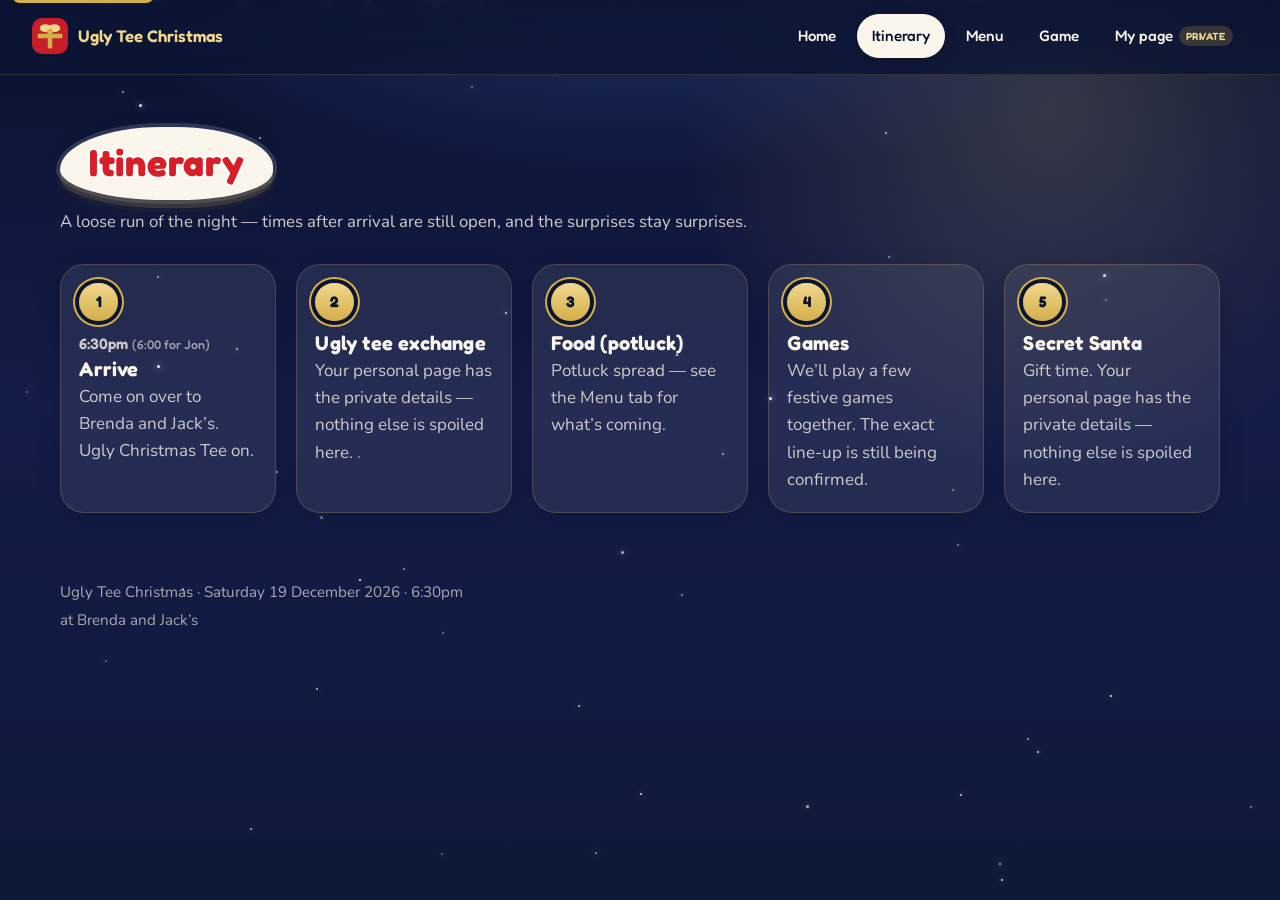
<file: itinerary.html>
<!DOCTYPE html>
<html lang="en">
<head>
  <meta charset="utf-8">
  <meta name="viewport" content="width=device-width, initial-scale=1">
  <meta name="robots" content="noindex, nofollow">
  <link rel="canonical" href="https://jackkerhere.github.io/ugly-tee-xmas/itinerary.html">
  <meta name="theme-color" content="#0b1433">
  <title>Itinerary — Ugly Tee Christmas, 19 Dec 2026</title>
  <meta name="description" content="A short, spoiler-free run of the night for Ugly Tee Christmas on Saturday 19 December 2026.">
  <meta property="og:type" content="website">
  <meta property="og:url" content="https://jackkerhere.github.io/ugly-tee-xmas/itinerary.html">
  <meta property="og:title" content="Itinerary — Ugly Tee Christmas, 19 Dec 2026">
  <meta property="og:description" content="A short, spoiler-free run of the night for Ugly Tee Christmas on Saturday 19 December 2026.">
  <meta property="og:image" content="https://jackkerhere.github.io/ugly-tee-xmas/assets/images/og-sledge.jpg">
  <meta name="twitter:card" content="summary_large_image">
  <meta name="twitter:title" content="Itinerary — Ugly Tee Christmas, 19 Dec 2026">
  <meta name="twitter:description" content="A short, spoiler-free run of the night for Ugly Tee Christmas on Saturday 19 December 2026.">
  <meta name="twitter:image" content="https://jackkerhere.github.io/ugly-tee-xmas/assets/images/og-sledge.jpg">
  <link rel="preconnect" href="https://fonts.googleapis.com">
  <link rel="preconnect" href="https://fonts.gstatic.com" crossorigin>
  <link href="https://fonts.googleapis.com/css2?family=Fredoka:wght@400;500;600;700&family=Nunito:ital,wght@0,400;0,600;0,700;1,400&display=swap" rel="stylesheet">
  <link rel="stylesheet" href="assets/css/styles.css?v=20261126-krampus-last">
  <link rel="icon" href="assets/images/favicon.svg" type="image/svg+xml">
  <link rel="icon" href="assets/images/favicon-32.png" sizes="32x32" type="image/png">
  <link rel="apple-touch-icon" href="assets/images/apple-touch-icon.png">
</head>
<body class="page-itinerary no-gift">
  <a class="skip" href="#main">Skip to content</a>
  <div class="sky" aria-hidden="true"></div>
  <div class="stars" aria-hidden="true"></div>
  <div class="snow" aria-hidden="true"></div>

  <div class="wrap">
  <header class="site-header">
    <div class="nav-inner">
      <a class="brand" href="index.html">
        <img class="brand-mark" src="assets/images/favicon.svg" width="36" height="36" alt="">
        <span class="brand-name">Ugly Tee Christmas</span>
      </a>
      <nav class="site-nav" aria-label="Primary">
        <a href="index.html">Home</a>
        <a href="itinerary.html" aria-current="page">Itinerary</a>
        <a href="menu.html">Menu</a>
        <a href="game.html">Game</a>
        <a href="me.html">My page <span class="nav-unread" hidden></span><span class="soon">private</span></a>
      </nav>
    </div>
  </header>

  <main id="main" class="section">
    <div class="section-head reveal">
      <div class="cloud-title"><h1 class="outline-red" style="-webkit-text-stroke:4px #fff">Itinerary</h1></div>
      <p class="lede">A loose run of the night — times after arrival are still open, and the surprises stay surprises.</p>
    </div>
    <ol class="timeline">
      <li class="reveal">
        <span class="dot" aria-hidden="true">1</span>
        <p class="time"><span class="time-when">6:30pm <span class="time-note">(6:00 for Jon)</span></span></p>
        <h3>Arrive</h3>
        <p>Come on over to Brenda and Jack’s. Ugly Christmas Tee on.</p>
      </li>
      <li class="reveal" data-delay="80">
        <span class="dot" aria-hidden="true">2</span>
        <h3>Ugly tee exchange</h3>
        <p>Your personal page has the private details — nothing else is spoiled here.</p>
      </li>
      <li class="reveal" data-delay="160">
        <span class="dot" aria-hidden="true">3</span>
        <h3>Food (potluck)</h3>
        <p>Potluck spread — see the Menu tab for what’s coming.</p>
      </li>
      <li class="reveal" data-delay="240">
        <span class="dot" aria-hidden="true">4</span>
        <h3>Games</h3>
        <p>We’ll play a few festive games together. The exact line-up is still being confirmed.</p>
      </li>
      <li class="reveal" data-delay="320">
        <span class="dot" aria-hidden="true">5</span>
        <h3>Secret Santa</h3>
        <p>Gift time. Your personal page has the private details — nothing else is spoiled here.</p>
      </li>
    </ol>
  </main>
  <footer class="site-footer">
    <p>Ugly Tee Christmas · Saturday 19 December 2026 · 6:30pm</p>
    <p>at Brenda and Jack’s</p>
  </footer>

  </div>
  <audio id="site-song" src="assets/song.mp3" preload="auto" loop playsinline></audio>
  <button type="button" class="mute-fab" id="mute-fab" hidden aria-label="Mute song" aria-pressed="false"></button>
  <div class="resume-bar" id="resume-song" hidden>
    <button type="button" class="btn btn-gold" id="resume-song-btn">Tap to keep the music going</button>
  </div>
  <script src="assets/js/data.js?v=20261126-krampus-last" defer></script>
  <script src="assets/js/adapters/mock.js?v=20261126-krampus-last" defer></script>
  <script src="assets/js/adapters/supabase.js?v=20261126-krampus-last" defer></script>
  <script src="assets/js/game.js?v=20261126-krampus-last" defer></script>
  <script src="assets/js/main.js?v=20261126-krampus-last" defer></script>
</body>
</html>
</file>
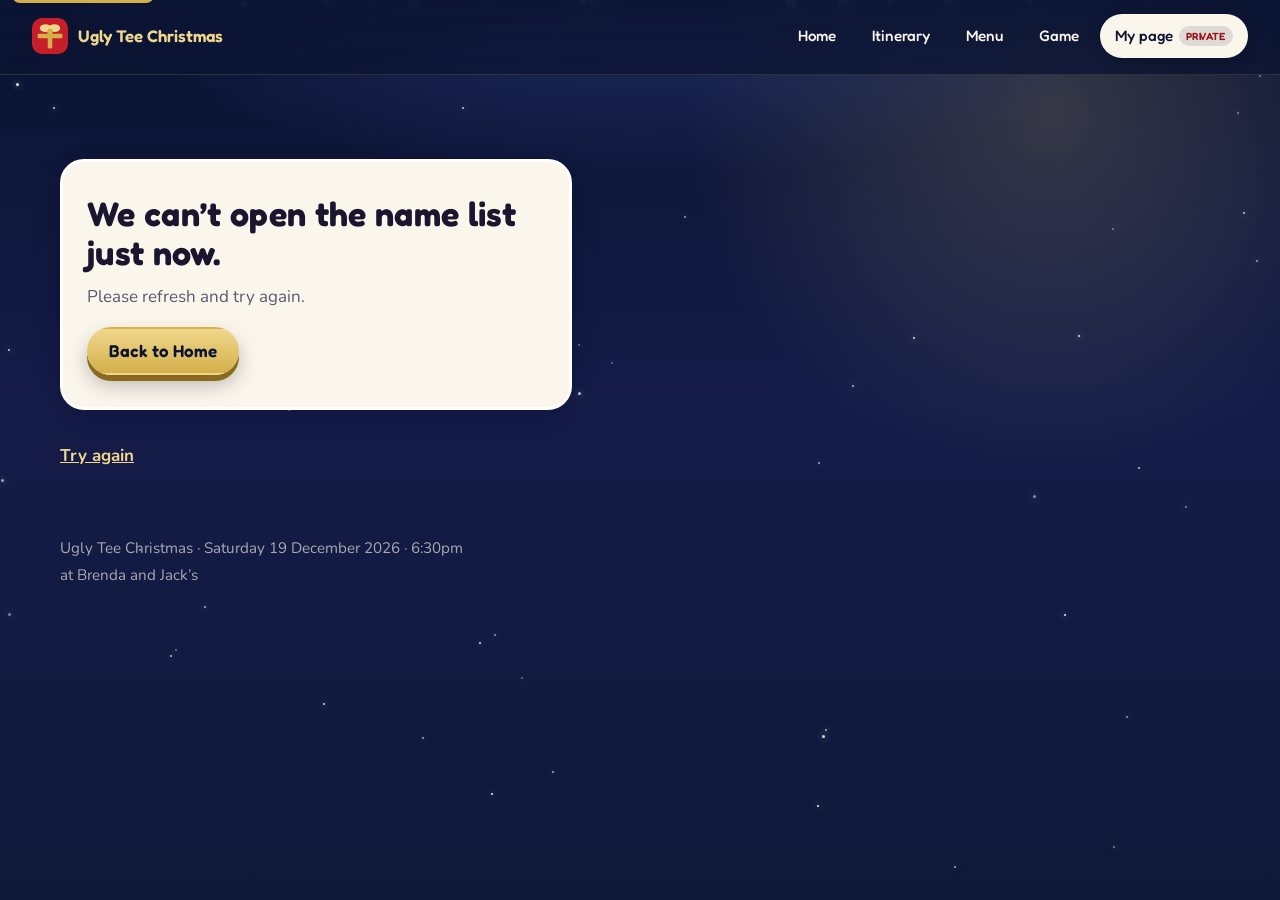
<file: me.html>
<!DOCTYPE html>
<html lang="en">
<head>
  <meta charset="utf-8">
  <meta name="viewport" content="width=device-width, initial-scale=1">
  <meta name="robots" content="noindex, nofollow">
  <link rel="canonical" href="https://jackkerhere.github.io/ugly-tee-xmas/me.html">
  <meta name="theme-color" content="#0b1433">
  <title>My page — Ugly Tee Christmas</title>
  <meta name="description" content="Your private party page: your gift person, Secret Santa chat and wish list, and what you’re bringing.">
  <meta property="og:type" content="website">
  <meta property="og:url" content="https://jackkerhere.github.io/ugly-tee-xmas/me.html">
  <meta property="og:title" content="My page — Ugly Tee Christmas">
  <meta property="og:description" content="Your private party page: your gift person, Secret Santa chat and wish list, and what you’re bringing.">
  <meta property="og:image" content="https://jackkerhere.github.io/ugly-tee-xmas/assets/images/og-sledge.jpg">
  <meta name="twitter:card" content="summary_large_image">
  <meta name="twitter:title" content="My page — Ugly Tee Christmas">
  <meta name="twitter:description" content="Your private party page: your gift person, Secret Santa chat and wish list, and what you’re bringing.">
  <meta name="twitter:image" content="https://jackkerhere.github.io/ugly-tee-xmas/assets/images/og-sledge.jpg">
  <link rel="preconnect" href="https://fonts.googleapis.com">
  <link rel="preconnect" href="https://fonts.gstatic.com" crossorigin>
  <link href="https://fonts.googleapis.com/css2?family=Fredoka:wght@400;500;600;700&family=Nunito:ital,wght@0,400;0,600;0,700;1,400&display=swap" rel="stylesheet">
  <link rel="stylesheet" href="assets/css/styles.css?v=20261126-krampus-last">
  <link rel="icon" href="assets/images/favicon.svg" type="image/svg+xml">
  <link rel="icon" href="assets/images/favicon-32.png" sizes="32x32" type="image/png">
  <link rel="apple-touch-icon" href="assets/images/apple-touch-icon.png">
  <meta name="robots" content="noindex, nofollow">
</head>
<body class="page-me no-gift">
  <a class="skip" href="#main">Skip to content</a>
  <div class="sky" aria-hidden="true"></div>
  <div class="stars" aria-hidden="true"></div>
  <div class="snow" aria-hidden="true"></div>

  <div class="wrap">
  <header class="site-header">
    <div class="nav-inner">
      <a class="brand" href="index.html">
        <img class="brand-mark" src="assets/images/favicon.svg" width="36" height="36" alt="">
        <span class="brand-name">Ugly Tee Christmas</span>
      </a>
      <nav class="site-nav" aria-label="Primary">
        <a href="index.html">Home</a>
        <a href="itinerary.html">Itinerary</a>
        <a href="menu.html">Menu</a>
        <a href="game.html">Game</a>
        <a href="me.html" aria-current="page">My page <span class="nav-unread" hidden></span><span class="soon">private</span></a>
      </nav>
    </div>
  </header>

  <main id="main" class="section">
    <div id="me-root">
      <p class="lede page-status">Opening your page…</p>
    </div>
  </main>
  <footer class="site-footer">
    <p>Ugly Tee Christmas · Saturday 19 December 2026 · 6:30pm</p>
    <p>at Brenda and Jack’s</p>
  </footer>

  </div>
  <audio id="site-song" src="assets/song.mp3" preload="auto" loop playsinline></audio>
  <button type="button" class="mute-fab" id="mute-fab" hidden aria-label="Mute song" aria-pressed="false"></button>
  <div class="resume-bar" id="resume-song" hidden>
    <button type="button" class="btn btn-gold" id="resume-song-btn">Tap to keep the music going</button>
  </div>
  <script src="assets/js/data.js?v=20261126-krampus-last" defer></script>
  <script src="assets/js/adapters/mock.js?v=20261126-krampus-last" defer></script>
  <script src="assets/js/adapters/supabase.js?v=20261126-krampus-last" defer></script>
  <script src="assets/js/game.js?v=20261126-krampus-last" defer></script>
  <script src="assets/js/main.js?v=20261126-krampus-last" defer></script>
</body>
</html>
</file>
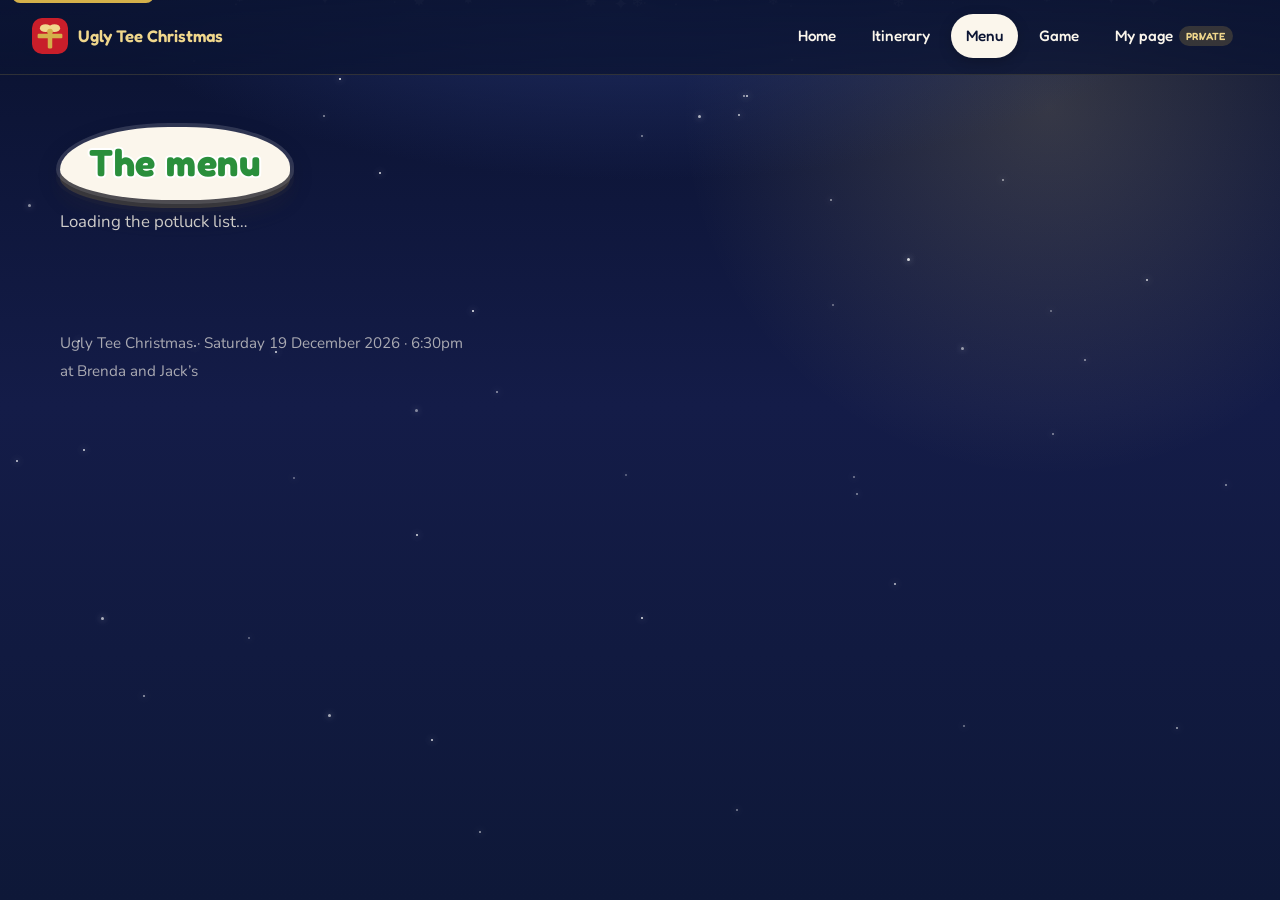
<file: menu.html>
<!DOCTYPE html>
<html lang="en">
<head>
  <meta charset="utf-8">
  <meta name="viewport" content="width=device-width, initial-scale=1">
  <meta name="robots" content="noindex, nofollow">
  <link rel="canonical" href="https://jackkerhere.github.io/ugly-tee-xmas/menu.html">
  <meta name="theme-color" content="#0b1433">
  <title>Menu — Ugly Tee Christmas, 19 Dec 2026</title>
  <meta name="description" content="Potluck dishes, plus soft drinks, mixers and ice, for Ugly Tee Christmas on 19 December 2026.">
  <meta property="og:type" content="website">
  <meta property="og:url" content="https://jackkerhere.github.io/ugly-tee-xmas/menu.html">
  <meta property="og:title" content="Menu — Ugly Tee Christmas, 19 Dec 2026">
  <meta property="og:description" content="Potluck dishes, plus soft drinks, mixers and ice, for Ugly Tee Christmas on 19 December 2026.">
  <meta property="og:image" content="https://jackkerhere.github.io/ugly-tee-xmas/assets/images/og-sledge.jpg">
  <meta name="twitter:card" content="summary_large_image">
  <meta name="twitter:title" content="Menu — Ugly Tee Christmas, 19 Dec 2026">
  <meta name="twitter:description" content="Potluck dishes, plus soft drinks, mixers and ice, for Ugly Tee Christmas on 19 December 2026.">
  <meta name="twitter:image" content="https://jackkerhere.github.io/ugly-tee-xmas/assets/images/og-sledge.jpg">
  <link rel="preconnect" href="https://fonts.googleapis.com">
  <link rel="preconnect" href="https://fonts.gstatic.com" crossorigin>
  <link href="https://fonts.googleapis.com/css2?family=Fredoka:wght@400;500;600;700&family=Nunito:ital,wght@0,400;0,600;0,700;1,400&display=swap" rel="stylesheet">
  <link rel="stylesheet" href="assets/css/styles.css?v=20261126-krampus-last">
  <link rel="icon" href="assets/images/favicon.svg" type="image/svg+xml">
  <link rel="icon" href="assets/images/favicon-32.png" sizes="32x32" type="image/png">
  <link rel="apple-touch-icon" href="assets/images/apple-touch-icon.png">
</head>
<body class="page-menu no-gift">
  <a class="skip" href="#main">Skip to content</a>
  <div class="sky" aria-hidden="true"></div>
  <div class="stars" aria-hidden="true"></div>
  <div class="snow" aria-hidden="true"></div>

  <div class="wrap">
  <header class="site-header">
    <div class="nav-inner">
      <a class="brand" href="index.html">
        <img class="brand-mark" src="assets/images/favicon.svg" width="36" height="36" alt="">
        <span class="brand-name">Ugly Tee Christmas</span>
      </a>
      <nav class="site-nav" aria-label="Primary">
        <a href="index.html">Home</a>
        <a href="itinerary.html">Itinerary</a>
        <a href="menu.html" aria-current="page">Menu</a>
        <a href="game.html">Game</a>
        <a href="me.html">My page <span class="nav-unread" hidden></span><span class="soon">private</span></a>
      </nav>
    </div>
  </header>

  <main id="main" class="section">
    <div id="menu-root">
      <div class="section-head">
        <div class="cloud-title"><h1 class="outline-green" style="-webkit-text-stroke:4px #fff">The menu</h1></div>
        <p class="lede">Loading the potluck list…</p>
      </div>
    </div>
  </main>
  <footer class="site-footer">
    <p>Ugly Tee Christmas · Saturday 19 December 2026 · 6:30pm</p>
    <p>at Brenda and Jack’s</p>
  </footer>

  </div>
  <audio id="site-song" src="assets/song.mp3" preload="auto" loop playsinline></audio>
  <button type="button" class="mute-fab" id="mute-fab" hidden aria-label="Mute song" aria-pressed="false"></button>
  <div class="resume-bar" id="resume-song" hidden>
    <button type="button" class="btn btn-gold" id="resume-song-btn">Tap to keep the music going</button>
  </div>
  <script src="assets/js/data.js?v=20261126-krampus-last" defer></script>
  <script src="assets/js/adapters/mock.js?v=20261126-krampus-last" defer></script>
  <script src="assets/js/adapters/supabase.js?v=20261126-krampus-last" defer></script>
  <script src="assets/js/game.js?v=20261126-krampus-last" defer></script>
  <script src="assets/js/main.js?v=20261126-krampus-last" defer></script>
</body>
</html>
</file>
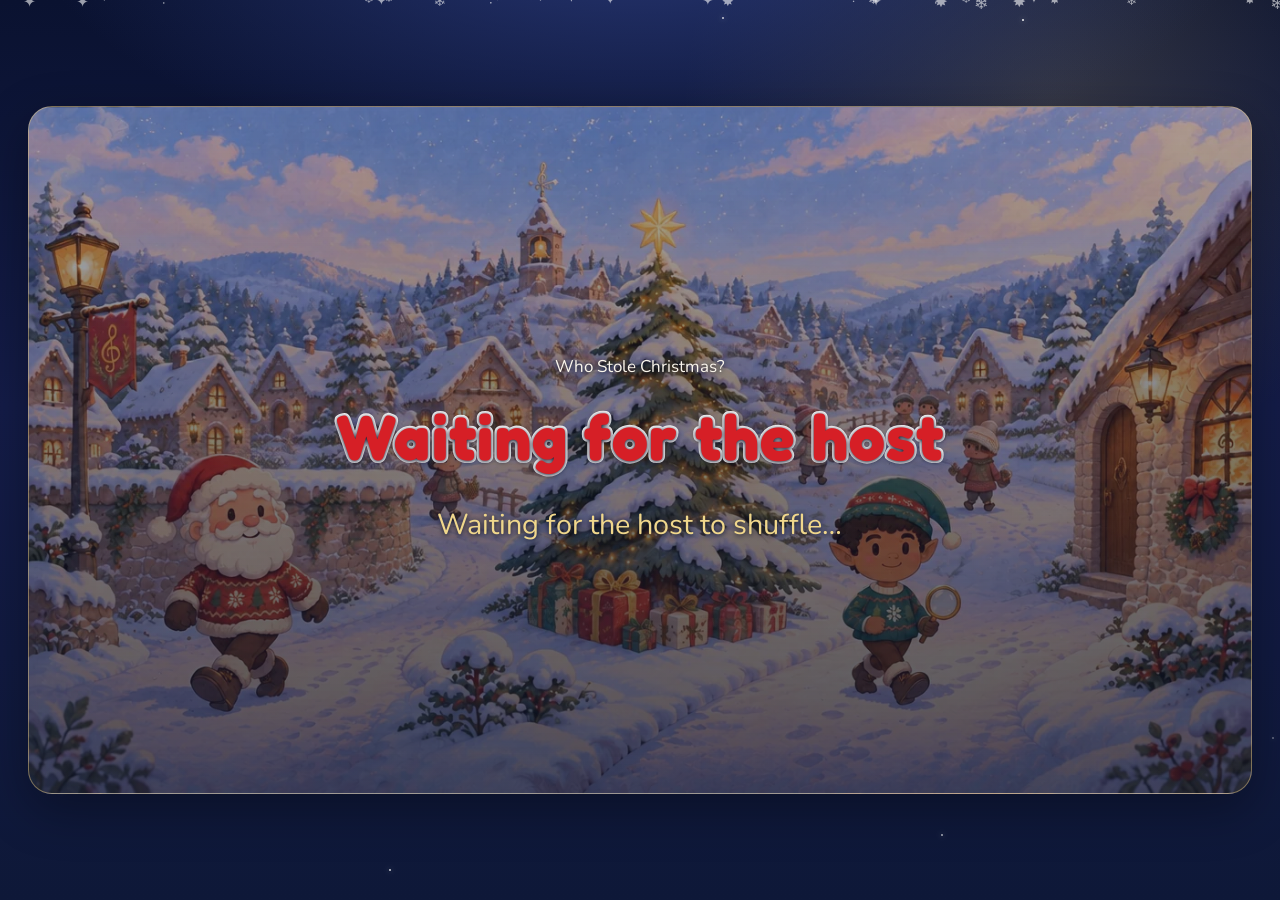
<file: tv.html>
<!DOCTYPE html>
<html lang="en">
<head>
  <meta charset="utf-8">
  <meta name="viewport" content="width=device-width, initial-scale=1">
  <meta name="robots" content="noindex, nofollow">
  <link rel="canonical" href="https://jackkerhere.github.io/ugly-tee-xmas/tv.html">
  <meta name="theme-color" content="#0b1433">
  <title>Who Stole Christmas?</title>
  <meta name="description" content="The TV screen for Who Stole Christmas? — phase, who’s in, and announcements. No secrets.">
  <meta property="og:type" content="website">
  <meta property="og:url" content="https://jackkerhere.github.io/ugly-tee-xmas/tv.html">
  <meta property="og:title" content="Who Stole Christmas?">
  <meta property="og:description" content="The TV screen for Who Stole Christmas? — phase, who’s in, and announcements. No secrets.">
  <meta property="og:image" content="https://jackkerhere.github.io/ugly-tee-xmas/assets/images/og-sledge.jpg">
  <meta name="twitter:card" content="summary_large_image">
  <meta name="twitter:title" content="Who Stole Christmas?">
  <meta name="twitter:description" content="The TV screen for Who Stole Christmas? — phase, who’s in, and announcements. No secrets.">
  <meta name="twitter:image" content="https://jackkerhere.github.io/ugly-tee-xmas/assets/images/og-sledge.jpg">
  <link rel="preconnect" href="https://fonts.googleapis.com">
  <link rel="preconnect" href="https://fonts.gstatic.com" crossorigin>
  <link href="https://fonts.googleapis.com/css2?family=Fredoka:wght@400;500;600;700&family=Nunito:ital,wght@0,400;0,600;0,700;1,400&display=swap" rel="stylesheet">
  <link rel="stylesheet" href="assets/css/styles.css?v=20261126-krampus-last">
  <link rel="stylesheet" href="assets/css/tv-slideshow.css?v=20261123-tv-stage">
  <link rel="preload" as="image" href="assets/tv/story-piano-bus-stop.webp">
  <link rel="preload" as="image" href="assets/tv/story-piano-stop-clean.webp">
  <link rel="preload" as="image" href="assets/tv/story-piano-layer.webp">
  <link rel="preload" as="image" href="assets/tv/story-dawn-lane.webp">
  <link rel="icon" href="assets/images/favicon.svg" type="image/svg+xml">
  <link rel="icon" href="assets/images/favicon-32.png" sizes="32x32" type="image/png">
  <link rel="apple-touch-icon" href="assets/images/apple-touch-icon.png">
  <meta name="robots" content="noindex, nofollow">
</head>
<body class="page-tv no-gift">
  <a class="skip" href="#main">Skip to content</a>
  <div class="sky" aria-hidden="true"></div>
  <div class="stars" aria-hidden="true"></div>
  <div class="snow" aria-hidden="true"></div>

  <div class="wrap">
  <main id="main" class="section">
    <div id="tv-root">
      <p class="lede page-status">The game will appear here.</p>
    </div>
  </main>
  </div>
  <audio id="tv-background-music" src="assets/song.mp3" preload="none" loop playsinline></audio>
  <script src="assets/js/data.js?v=20261126-krampus-last" defer></script>
  <script src="assets/js/adapters/mock.js?v=20261126-krampus-last" defer></script>
  <script src="assets/js/adapters/supabase.js?v=20261126-krampus-last" defer></script>
  <script src="assets/js/tv-comic-catalog.js?v=20261123-comic-library" defer></script>
  <script src="assets/js/tv-slideshow.js?v=20261123-distinct-tv-frames" defer></script>
  <script src="assets/js/game.js?v=20261126-krampus-last" defer></script>
  <script src="assets/js/main.js?v=20261126-krampus-last" defer></script>
</body>
</html>
</file>
<file: assets/css/styles.css>
/* Ugly Tee Christmas — shared styles. Preview only, not published. */
:root {
  --navy: #0b1433;
  --navy-2: #151e45;
  --navy-3: #1c2758;
  --red: #d61f26;
  --red-deep: #9b151c;
  --green: #2a8f3c;
  --green-deep: #17632a;
  --gold: #d4b04a;
  --gold-bright: #f0d78c;
  --cream: #fbf6ec;
  --cream-2: #f3ead8;
  --ink: #1a1630;
  --muted: #5c5870;
  --white: #fff;
  --outline: #fff;
  --shadow: 0 16px 40px rgba(6, 10, 30, 0.35);
  --shadow-soft: 0 8px 24px rgba(6, 10, 30, 0.22);
  --radius: 24px;
  --radius-sm: 16px;
  --ease: cubic-bezier(0.25, 0.1, 0.25, 1);
  --header-h: 75px;
  --pad: clamp(0.85rem, 2.2vw, 1.75rem);
  --max: 95vw;
  --font-display: "Fredoka", "Trebuchet MS", "Segoe UI", sans-serif;
  --font-body: "Nunito", "Segoe UI", system-ui, sans-serif;
}

*, *::before, *::after { box-sizing: border-box; }
html { scroll-behavior: smooth; scroll-padding-top: calc(var(--header-h) + 12px); }
html, body { margin: 0; padding: 0; }
body {
  font-family: var(--font-body);
  font-size: 1.0625rem;
  line-height: 1.6;
  color: var(--cream);
  background: var(--navy);
  min-height: 100vh;
  overflow-x: hidden;
}
img { max-width: 100%; height: auto; display: block; }
a { color: var(--gold-bright); }
button, input, select, textarea { font: inherit; }
h1, h2, h3, .display {
  font-family: var(--font-display);
  font-weight: 650;
  line-height: 1.15;
  letter-spacing: 0.01em;
  margin: 0;
}

.skip {
  position: absolute;
  left: 12px;
  top: -40px;
  z-index: 100;
  background: var(--gold);
  color: var(--navy);
  padding: 8px 14px;
  border-radius: 8px;
  text-decoration: none;
}
.skip:focus { top: 12px; }

/* Night sky + stars + snow */
.sky {
  position: fixed;
  inset: 0;
  z-index: 0;
  pointer-events: none;
  background:
    radial-gradient(ellipse 80% 50% at 50% -10%, #2a3a7a 0%, transparent 60%),
    radial-gradient(circle at 82% 12%, rgba(240, 215, 140, 0.18), transparent 28%),
    linear-gradient(180deg, #0a1230 0%, #141c48 45%, #0e1838 100%);
}
.stars, .snow { position: fixed; inset: 0; pointer-events: none; z-index: 1; overflow: hidden; }
.star {
  position: absolute;
  width: 2px;
  height: 2px;
  background: #fff;
  border-radius: 50%;
  opacity: 0.75;
  box-shadow: 0 0 6px rgba(255,255,255,0.8);
}
.star.lg { width: 3px; height: 3px; }
.flake {
  position: absolute;
  top: -10px;
  color: rgba(255,255,255,0.85);
  font-size: 10px;
  animation: fall var(--dur, 14s) linear infinite;
  animation-delay: var(--delay, 0s);
  opacity: 0.7;
}
@keyframes fall {
  0% { transform: translate3d(0, -10vh, 0); opacity: 0; }
  10% { opacity: 0.7; }
  100% { transform: translate3d(var(--drift, 20px), 110vh, 0); opacity: 0.2; }
}

.wrap { position: relative; z-index: 2; }

/* Header / tabs */
.site-header {
  position: sticky;
  top: 0;
  z-index: 20;
  padding: 10px var(--pad) 12px;
  background: linear-gradient(180deg, rgba(11,20,51,0.92), rgba(11,20,51,0.78));
  backdrop-filter: blur(14px);
  -webkit-backdrop-filter: blur(14px);
  border-bottom: 1px solid rgba(212,176,74,0.18);
}
.nav-inner {
  max-width: var(--max);
  margin: 0 auto;
  display: flex;
  align-items: center;
  gap: 16px;
  min-height: 52px;
}
.brand {
  display: flex;
  align-items: center;
  gap: 10px;
  text-decoration: none;
  color: var(--cream);
  flex: 0 0 auto;
}
.brand-mark {
  width: 36px;
  height: 36px;
  border-radius: 10px;
}
.brand-name {
  font-family: var(--font-display);
  font-weight: 600;
  font-size: 0.95rem;
  color: var(--gold-bright);
  white-space: nowrap;
}
.site-nav {
  display: flex;
  flex-wrap: wrap;
  gap: 6px;
  margin-left: auto;
  justify-content: flex-end;
}
.site-nav a {
  display: inline-flex;
  align-items: center;
  justify-content: center;
  min-height: 44px;
  padding: 0 14px;
  border-radius: 999px;
  text-decoration: none;
  color: var(--cream);
  font-family: var(--font-display);
  font-weight: 500;
  font-size: 0.95rem;
  background: transparent;
  border: 1px solid transparent;
  transition: transform 200ms var(--ease), background 200ms var(--ease), color 200ms var(--ease), box-shadow 200ms var(--ease), border-color 200ms var(--ease);
}
.site-nav a:hover {
  transform: translateY(-2px);
  background: rgba(255,255,255,0.08);
  border-color: rgba(240,215,140,0.35);
}
.site-nav a:active { transform: scale(0.98); }
.site-nav a[aria-current="page"] {
  background: var(--cream);
  color: var(--navy);
  box-shadow: 0 4px 14px rgba(0,0,0,0.2);
}
.site-nav a:focus-visible,
.btn:focus-visible,
.gift-open:focus-visible,
.player-btn:focus-visible {
  outline: 3px solid var(--gold-bright);
  outline-offset: 3px;
}
.nav-unread {
  display: inline-flex;
  align-items: center;
  justify-content: center;
  min-width: 1.2rem;
  height: 1.2rem;
  margin-left: 6px;
  padding: 0 0.28rem;
  border-radius: 999px;
  background: var(--red);
  color: #fff;
  font-family: var(--font-display);
  font-size: 0.7rem;
  font-weight: 700;
  line-height: 1;
  box-shadow: 0 0 0 2px rgba(11, 20, 51, 0.35);
}
.nav-unread[hidden] { display: none; }
.site-nav a[aria-current="page"] .nav-unread {
  box-shadow: 0 0 0 2px #fff;
}
.soon {
  display: inline-block;
  margin-left: 6px;
  font-size: 0.65rem;
  letter-spacing: 0.06em;
  text-transform: uppercase;
  background: rgba(212,176,74,0.2);
  color: var(--gold-bright);
  border-radius: 999px;
  padding: 2px 7px;
  font-weight: 600;
}
.site-nav a[aria-current="page"] .soon {
  background: rgba(11,20,51,0.12);
  color: var(--red-deep);
}

/* Layout */
.page-game { --page-content-width: 44rem; }
.page-guide, .page-howto { --page-content-width: 52rem; }
.page-me:has(#me-root .who-gate) { --page-content-width: 54rem; }
main { padding-bottom: 4rem; }
.section {
  max-width: var(--max);
  margin: 0 auto;
  padding: 3.25rem var(--pad) 1.5rem;
}
.section-head {
  display: flex;
  flex-direction: column;
  align-items: flex-start;
  text-align: start;
  margin-bottom: 1.75rem;
  gap: 0.6rem;
}
.cloud-title {
  position: relative;
  display: inline-block;
  background: var(--cream);
  color: var(--ink);
  padding: 0.85rem 1.8rem 1rem;
  border-radius: 50% 48% 46% 52% / 62% 58% 42% 44%;
  box-shadow: var(--shadow-soft), 0 0 0 4px rgba(255,255,255,0.15);
  filter: drop-shadow(0 8px 0 rgba(212,176,74,0.25));
}
.cloud-title h2, .cloud-title h1 {
  font-size: clamp(1.6rem, 4vw, 2.35rem);
}
.lede {
  max-width: 54rem;
  margin: 0 auto;
  color: rgba(251,246,236,0.82);
  font-size: 1.05rem;
}
.section-head .lede { margin-inline: 0; }
.page-status { margin-inline: 0; text-align: start; }

/* Outlined display type (poster-like) */
.outline-red, .outline-green, .outline-gold, .candy-text {
  font-family: var(--font-display);
  font-weight: 700;
  -webkit-text-stroke: 5px #fff;
  paint-order: stroke fill;
  letter-spacing: 0.02em;
}
.outline-red { color: var(--red); }
.outline-green { color: var(--green); }
.outline-gold { color: var(--gold); }
.candy-text {
  background: repeating-linear-gradient(
    -45deg,
    #d61f26 0 9px,
    #fff 9px 12px,
    #2a8f3c 12px 21px,
    #fff 21px 24px
  );
  -webkit-background-clip: text;
  background-clip: text;
  color: transparent;
  -webkit-text-fill-color: transparent;
  filter: drop-shadow(0 0 1px #fff) drop-shadow(0 2px 0 rgba(20,24,60,0.25));
  -webkit-text-stroke: 0;
}

/* Buttons */
.btn {
  display: inline-flex;
  align-items: center;
  justify-content: flex-start;
  text-align: start;
  gap: 8px;
  min-height: 48px;
  padding: 0 1.25rem;
  border-radius: 999px;
  border: 2px solid transparent;
  text-decoration: none;
  font-family: var(--font-display);
  font-weight: 600;
  cursor: pointer;
  transition: transform 200ms var(--ease), box-shadow 200ms var(--ease), background 200ms var(--ease), color 200ms var(--ease);
}
.btn-gold {
  background: linear-gradient(180deg, var(--gold-bright), var(--gold));
  color: var(--navy);
  box-shadow: 0 6px 0 #8a6a1e, 0 10px 20px rgba(0,0,0,0.25);
}
.btn-gold:hover { transform: translateY(-2px); box-shadow: 0 8px 0 #8a6a1e, 0 14px 24px rgba(0,0,0,0.28); }
.btn-gold:active { transform: translateY(2px) scale(0.99); box-shadow: 0 3px 0 #8a6a1e; }
.btn-cream {
  background: var(--cream);
  color: var(--navy);
  box-shadow: 0 5px 0 #c9b896;
}
.btn-cream:hover { transform: translateY(-2px); }
.btn-cream:active { transform: translateY(2px) scale(0.99); }
.btn-ghost {
  background: rgba(255,255,255,0.08);
  color: var(--cream);
  border-color: rgba(240,215,140,0.45);
}
.btn-ghost:hover { background: rgba(255,255,255,0.14); transform: translateY(-2px); }
.btn[aria-disabled="true"], .btn:disabled {
  opacity: 0.7;
  cursor: not-allowed;
  transform: none !important;
}
.btn .arrow { transition: transform 200ms var(--ease); display: inline-block; }
.btn:hover .arrow { transform: translateX(4px); }

/* Cards */
.card {
  background: var(--cream);
  color: var(--ink);
  border-radius: var(--radius);
  padding: 1.25rem 1.3rem 1.35rem;
  box-shadow: var(--shadow-soft);
  border: 3px solid #fff;
}
.card h3 { font-size: 1.15rem; margin-bottom: 0.25rem; color: var(--red-deep); }
.card p { margin: 0; color: var(--muted); }
.card .icon { font-size: 1.5rem; line-height: 1; margin-bottom: 0.4rem; }
.grid-4, .grid-2 { display: grid; gap: 1rem; }
.grid-2 { grid-template-columns: 1fr; }
.grid-4 { grid-template-columns: 1fr 1fr; }

/* Full-width posters at natural aspect (no crop, no blur, no max-height) */
.hero-bleed {
  width: 100%;
  max-width: none;
  margin: 0;
  padding: 0;
}
.poster-frame {
  display: block;
  width: 100%;
  max-width: 100%;
  height: auto;
  margin: 0;
  aspect-ratio: 1520 / 2688;
  border: 0;
  border-radius: 0;
  overflow: hidden;
  box-shadow: none;
  background: #0b1433;
  cursor: default;
  pointer-events: none;
  user-select: none;
  -webkit-user-select: none;
  -webkit-tap-highlight-color: transparent;
  -webkit-touch-callout: none;
}
.poster-frame picture,
.poster-frame img {
  width: 100%;
  height: auto;
  max-width: 100%;
  display: block;
  object-fit: contain;
  object-position: center top;
  pointer-events: none;
  -webkit-user-drag: none;
  user-select: none;
}
.poster-wide { width: 100%; }
.hero-intro {
  text-align: center;
  padding-top: 2.25rem;
  padding-bottom: 0.5rem;
}
.hero-copy { margin: 0 auto; max-width: 46rem; }
.hero-date {
  font-family: var(--font-display);
  font-size: clamp(1.35rem, 4vw, 2rem);
  margin: 0.4rem 0 0.2rem;
}
.hero-meta { margin: 0; font-size: 1.1rem; color: var(--gold-bright); font-weight: 700; }

/* Placeholder notes */
.placeholder {
  margin-top: 0.85rem;
  padding: 0.85rem 1rem;
  border: 2px dashed rgba(155,21,28,0.35);
  border-radius: var(--radius-sm);
  background: repeating-linear-gradient(-45deg, rgba(214,31,38,0.05) 0 8px, transparent 8px 16px);
  color: var(--ink);
  font-size: 0.95rem;
}
.placeholder strong { color: var(--red-deep); }
.banner-demo {
  background: #fff3c4;
  color: #5a3b00;
  border: 2px solid var(--gold);
  border-radius: var(--radius-sm);
  padding: 0.75rem 1rem;
  margin: 0 auto 1.25rem;
  max-width: none;
  text-align: center;
  font-weight: 700;
}

/* Timeline */
.timeline { list-style: none; margin: 0 auto; padding: 0; max-width: none; width: 100%; }
.timeline li {
  position: relative;
  padding: 0 0 1.6rem 4.25rem;
}
.timeline li:last-child { padding-bottom: 0; }
.timeline li::before {
  content: "";
  position: absolute;
  left: 1.15rem;
  top: 1.1rem;
  bottom: -0.2rem;
  width: 3px;
  background: linear-gradient(180deg, var(--gold), rgba(212,176,74,0.15));
}
.timeline li:last-child::before { display: none; }
.dot {
  position: absolute;
  left: 0;
  top: 0.15rem;
  width: 2.4rem;
  height: 2.4rem;
  border-radius: 50%;
  background: linear-gradient(180deg, var(--gold-bright), var(--gold));
  color: var(--navy);
  display: flex;
  align-items: center;
  justify-content: center;
  font-family: var(--font-display);
  font-weight: 700;
  font-size: 0.95rem;
  box-shadow: 0 0 0 4px var(--navy), 0 0 0 6px var(--gold);
}
.time {
  font-family: var(--font-display);
  color: var(--gold-bright);
  font-weight: 600;
  font-size: 0.95rem;
}
.time-when { white-space: nowrap; }
.time-note {
  font-size: 0.82em;
  font-weight: 500;
  opacity: 0.75;
}
.timeline h3 { color: var(--cream); font-size: 1.25rem; margin: 0.1rem 0; }
.timeline p { margin: 0.15rem 0 0; color: rgba(251,246,236,0.78); }

/* Menu lists */
.menu-group { margin-bottom: 1.5rem; }
.menu-cat h3 { margin-top: 0 !important; }
.menu-list { width: 100%; }
.menu-item, .menu-slot { width: 100%; }
.menu-group h3 {
  font-size: 1.3rem;
  margin-bottom: 0.7rem;
  color: var(--gold-bright);
}
.menu-list { list-style: none; margin: 0; padding: 0; display: grid; gap: 0.7rem; }
.menu-item, .menu-slot {
  background: var(--cream);
  color: var(--ink);
  border-radius: var(--radius-sm);
  padding: 0.9rem 1.1rem;
  border: 3px solid #fff;
  display: flex;
  justify-content: space-between;
  align-items: baseline;
  gap: 1rem;
}
.menu-slot { border-style: dashed; border-color: rgba(255,255,255,0.55); background: rgba(251,246,236,0.72); color: var(--muted); font-style: italic; }
.menu-item .who { color: var(--red-deep); font-family: var(--font-display); font-weight: 600; white-space: nowrap; }
.host-note { margin-top: 0.5rem; color: rgba(251,246,236,0.8); }

/* Player + lyrics */
.player-card { max-width: none; width: 100%; margin: 0 auto 1.25rem; }
.player {
  display: flex;
  align-items: center;
  gap: 0.85rem;
}
.player-btn {
  width: 52px;
  height: 52px;
  border-radius: 50%;
  border: 0;
  background: linear-gradient(180deg, var(--gold-bright), var(--gold));
  color: var(--navy);
  cursor: pointer;
  box-shadow: 0 4px 0 #8a6a1e;
  flex: 0 0 auto;
  display: grid;
  place-items: center;
  transition: transform 200ms var(--ease);
}
.player-btn:hover { transform: scale(1.05); }
.player-btn:active { transform: scale(0.96); }
.player-track { flex: 1; }
.player-title { font-family: var(--font-display); margin: 0 0 0.35rem; }
.seek {
  -webkit-appearance: none;
  appearance: none;
  width: 100%;
  height: 8px;
  border-radius: 999px;
  background: #e6dcc8;
  outline: none;
}
.seek::-webkit-slider-thumb {
  -webkit-appearance: none;
  width: 18px;
  height: 18px;
  border-radius: 50%;
  background: var(--red);
  border: 3px solid #fff;
  cursor: pointer;
}
.times { display: flex; justify-content: space-between; font-size: 0.8rem; color: var(--muted); margin-top: 0.2rem; }
.lyrics {
  max-width: none;
  width: 100%;
  margin: 0 auto;
  font-size: 1.05rem;
  line-height: 1.7;
}
.lyrics-body { color: var(--ink); }
.lyrics-label {
  font-family: var(--font-display);
  font-weight: 700;
  font-size: clamp(1.25rem, 3.2vw, 1.55rem);
  color: var(--red);
  -webkit-text-stroke: 2px #fff;
  paint-order: stroke fill;
  letter-spacing: 0.03em;
  margin: 1.35rem 0 0.35rem;
  text-shadow: 0 1px 0 #fff, 0 0 0 #fff;
}
.lyrics-label:first-child { margin-top: 0.2rem; }
.lyrics-stanza {
  margin: 0 0 0.15rem;
  color: var(--ink);
}
.lyrics-stanza + .lyrics-label { margin-top: 1.35rem; }
.player-missing { margin: 0.6rem 0 0; color: var(--red-deep); }

/* Gift screen */
.gift-screen {
  position: fixed;
  inset: 0;
  z-index: 40;
  display: flex;
  align-items: center;
  justify-content: center;
  padding: 1.5rem;
  background:
    radial-gradient(ellipse 70% 50% at 50% 0%, #2a3a7a 0%, transparent 55%),
    linear-gradient(180deg, #0a1230, #141c48 60%, #1a2a4a);
  transition: opacity 600ms var(--ease), visibility 600ms var(--ease);
}
.gift-screen.is-away {
  opacity: 0;
  visibility: hidden;
  pointer-events: none;
}
body.is-open .gift-screen { pointer-events: none; }
.gift-inner { text-align: center; width: min(100%, 28rem); }
.gift-cloud {
  background: var(--cream);
  color: var(--ink);
  display: inline-block;
  padding: 1rem 1.5rem 1.15rem;
  border-radius: 50% 48% 46% 52% / 62% 58% 42% 44%;
  margin-bottom: 1.25rem;
  box-shadow: var(--shadow-soft);
}
.gift-cloud p { margin: 0.2rem 0 0; color: var(--muted); }
.gift-open {
  appearance: none;
  border: 0;
  background: transparent;
  cursor: pointer;
  color: var(--cream);
  width: 100%;
  padding: 0.5rem;
}
.gift-box { width: 180px; height: 180px; margin: 0 auto 1rem; position: relative; perspective: 600px; }
.box-body {
  position: absolute;
  left: 20px;
  right: 20px;
  bottom: 10px;
  height: 100px;
  background: linear-gradient(180deg, #e0333a, var(--red-deep));
  border-radius: 10px 10px 16px 16px;
  box-shadow: 0 12px 24px rgba(0,0,0,0.35), inset 0 0 0 3px rgba(255,255,255,0.12);
}
.box-body::before, .lid::before {
  content: "";
  position: absolute;
  left: 50%;
  top: 0;
  width: 22px;
  height: 100%;
  transform: translateX(-50%);
  background: linear-gradient(180deg, var(--gold-bright), var(--gold));
}
.lid {
  position: absolute;
  left: 10px;
  right: 10px;
  top: 36px;
  height: 44px;
  background: linear-gradient(180deg, #ef4a50, var(--red));
  border-radius: 10px;
  transform-origin: left center;
  box-shadow: 0 4px 0 rgba(0,0,0,0.15);
  transition: transform 700ms var(--ease);
  z-index: 2;
}
.bow {
  position: absolute;
  left: 50%;
  top: 10px;
  width: 70px;
  height: 36px;
  transform: translateX(-50%);
  z-index: 3;
  transition: transform 700ms var(--ease);
}
.bow::before, .bow::after {
  content: "";
  position: absolute;
  top: 4px;
  width: 32px;
  height: 28px;
  background: var(--gold-bright);
  border-radius: 50% 50% 40% 40%;
}
.bow::before { left: 0; transform: rotate(-20deg); }
.bow::after { right: 0; transform: rotate(20deg); }
.gift-open.is-opening .lid { transform: translateY(-28px) rotate(-28deg); }
.gift-open.is-opening .bow { transform: translate(-50%, -36px) rotate(-12deg); }
.gift-cta {
  font-family: var(--font-display);
  font-size: 1.35rem;
  font-weight: 650;
  color: var(--gold-bright);
  text-shadow: 0 2px 0 rgba(0,0,0,0.3);
  transition: transform 200ms var(--ease), color 200ms var(--ease);
}
.gift-open:hover .gift-cta { transform: translateY(-2px); color: #fff; }
.gift-ground {
  position: absolute;
  left: 0; right: 0; bottom: 0;
  height: 90px;
  background: radial-gradient(120% 80% at 50% 100%, #f7f3ea 0%, #e8e4f0 40%, transparent 70%);
  pointer-events: none;
}

/* Guest / me page */
.hi {
  display: flex;
  flex-direction: column;
  align-items: flex-start;
  gap: 0.55rem;
  font-size: clamp(2rem, 6vw, 3rem);
  text-align: start;
  margin-bottom: 0.5rem;
}
.hi .who-face-wrap { width: 7.75rem; max-width: 7.75rem; }

.secret-grid { display: grid; gap: 1rem; }
.secret-card h3 { margin-bottom: 0.35rem; line-height: 1.3; overflow-wrap: anywhere; }
.secret-card .for {
  font-family: var(--font-display);
  font-size: 1.6rem;
  color: var(--navy);
  display: inline;
}
.secret-card .hint {
  margin: 0.4rem 0 0;
  color: var(--muted);
  font-size: 0.95rem;
  line-height: 1.4;
}
.form label { display: block; font-weight: 700; font-family: var(--font-display); margin: 0.8rem 0 0.3rem; }
.form input[type="text"], .form select, .form textarea {
  width: 100%;
  min-height: 48px;
  border-radius: 14px;
  border: 2px solid #e0d4bf;
  background: #fff;
  padding: 0.6rem 0.85rem;
  color: var(--ink);
  transition: border-color 200ms var(--ease), box-shadow 200ms var(--ease);
}
.form textarea { min-height: 90px; resize: vertical; }
.form input:focus, .form select:focus, .form textarea:focus {
  outline: none;
  border-color: var(--gold);
  box-shadow: 0 0 0 4px rgba(212,176,74,0.28);
}
.form-actions { margin-top: 1.1rem; display: flex; flex-wrap: wrap; gap: 0.6rem; }
.form-status { margin: 0.8rem 0 0; font-weight: 700; color: var(--green-deep); }
.gate { text-align: start; max-width: 32rem; margin: 2rem 0; }
.gate .card { padding: 2rem 1.5rem; }
.pin-gate { text-align: start; max-width: 26rem; margin: 1.5rem 0 2rem; }
.pin-gate .card { padding: 2rem 1.25rem 1.6rem; }
.pin-gate .who-face-wrap.is-large { margin-inline: 0; }
.pin-gate h1 { font-size: clamp(1.6rem, 5vw, 2.1rem); margin: 0 0 0.4rem; }
.pin-lead { margin: 0.3rem 0 0; color: var(--muted); }
.pin-warn {
  margin: 0.7rem 0 0;
  color: var(--red-deep);
  font-weight: 700;
}
.who-gate { width: 100%; max-width: var(--page-content-width, 54rem); margin: 0 auto 2rem; }
.who-gate .lede { margin-top: 0.15rem; }
.who-grid {
  display: grid;
  grid-template-columns: 1fr 1fr;
  gap: 0.65rem;
  width: 100%;
  max-width: 100%;
}
.who-tile {
  display: flex;
  flex-direction: column;
  align-items: center;
  justify-content: flex-start;
  gap: 0.4rem;
  width: 100%;
  min-width: 0;
  padding: 0.65rem 0.5rem 0.7rem;
  border: 3px solid #fff;
  border-radius: var(--radius-sm);
  background: var(--cream);
  color: var(--navy);
  box-shadow: var(--shadow-soft);
  font-family: var(--font-display);
  cursor: pointer;
  text-align: center;
  transition: transform 200ms var(--ease), box-shadow 200ms var(--ease), background 200ms var(--ease);
}
.who-tile:hover { transform: translateY(-2px); box-shadow: 0 8px 20px rgba(6,10,30,0.22); }
.who-tile:active { transform: scale(0.99); }
.who-tile:focus-visible { outline: 3px solid var(--gold); outline-offset: 2px; }
.who-face-wrap {
  position: relative;
  width: 86%;
  max-width: 11.5rem;
  aspect-ratio: 1;
  flex: 0 0 auto;
  min-width: 0;
}
.who-face-wrap.is-large {
  width: min(58%, 11rem);
  max-width: 11rem;
  margin: 0 auto 0.85rem;
}
.hi .who-face-wrap.is-large {
  width: 7.75rem;
  max-width: 7.75rem;
  margin: 0;
}
.who-face,
.who-face picture,
.who-face img {
  width: 100%;
  height: auto;
  aspect-ratio: 1;
  display: block;
  max-width: 100%;
}
.who-face {
  border-radius: 22%;
  overflow: hidden;
  background: #fff;
  border: 3px solid #fff;
  box-shadow: 0 4px 12px rgba(6, 10, 30, 0.16);
}
.who-face.is-placeholder {
  display: flex;
  align-items: center;
  justify-content: center;
  height: 100%;
  font-size: clamp(2.4rem, 12vw, 3.4rem);
  line-height: 1;
  background: linear-gradient(180deg, #e8f6ea 0%, #d7efdc 100%);
}
.who-lock {
  position: absolute;
  right: 0.05rem;
  bottom: 0.05rem;
  width: 1.45rem;
  height: 1.45rem;
  border-radius: 50%;
  background: var(--navy);
  color: var(--gold-bright);
  display: flex;
  align-items: center;
  justify-content: center;
  font-size: 0.78rem;
  line-height: 1;
  border: 2px solid #fff;
  box-shadow: 0 2px 6px rgba(6, 10, 30, 0.25);
  z-index: 1;
}
.who-name {
  font-weight: 700;
  font-size: clamp(0.95rem, 3.6vw, 1.15rem);
  line-height: 1.25;
  overflow-wrap: anywhere;
  max-width: 100%;
}
.who-claimed {
  font-family: var(--font-body);
  font-size: 0.75rem;
  font-weight: 700;
  line-height: 1.3;
  color: var(--muted);
  max-width: 100%;
}
.who-tile.is-claimed {
  background: #efe7d6;
  box-shadow: none;
}
.who-tile.is-claimed .who-face { opacity: 0.55; filter: grayscale(0.22); }
.who-tile.is-claimed:hover { background: #e8dfcc; }
.who-test {
  font-family: var(--font-body);
  font-size: 0.7rem;
  font-weight: 700;
  letter-spacing: 0.06em;
  text-transform: uppercase;
  color: var(--green-deep);
  background: #e4f3e6;
  border: 1px solid rgba(42, 143, 60, 0.35);
  border-radius: 999px;
  padding: 0.08rem 0.45rem;
  line-height: 1.2;
}
.who-tile.is-test { border-color: #cfe8d3; }

@media (min-width: 800px) {
  .who-grid { grid-template-columns: repeat(3, 1fr); gap: 0.85rem; }
}
@media (min-width: 1280px) {
  .who-grid { grid-template-columns: repeat(4, 1fr); }
}

.pin-boxes {
  display: flex;
  justify-content: flex-start;
  gap: clamp(0.28rem, 1.6vw, 0.5rem);
  margin: 1.35rem 0 0.85rem;
}
.pin-boxes input {
  width: clamp(2.15rem, 11vw, 2.7rem);
  height: clamp(2.7rem, 13vw, 3.3rem);
  text-align: center;
  font-family: var(--font-display);
  font-size: 1.55rem;
  font-weight: 700;
  border: 3px solid var(--gold);
  border-radius: 12px;
  background: var(--cream);
  color: var(--navy);
  caret-color: var(--red);
  box-shadow: 0 3px 0 rgba(138, 106, 30, 0.35);
}
.pin-boxes input:focus {
  outline: none;
  border-color: var(--red);
  box-shadow: 0 0 0 4px rgba(214, 31, 38, 0.22);
}
.pin-error {
  min-height: 1.4em;
  margin: 0.35rem 0 0;
  color: var(--red-deep);
  font-weight: 700;
}
.pin-error[hidden] { display: none; }
.logout-line { text-align: start; margin: 1.25rem 0 0; }

.logout-line a { color: var(--gold-bright); font-weight: 700; }

/* Logged-in My page sub-tabs */
body.has-me-subnav main.section { padding-top: 0.75rem; }
.me-subnav {
  position: sticky;
  top: var(--header-h);
  z-index: 19;
  width: auto;
  max-width: none;
  margin: 0 calc(-1 * var(--pad)) 1.15rem;
  padding: 0.55rem var(--pad);
  background: linear-gradient(180deg, rgba(11,20,51,0.96), rgba(11,20,51,0.88));
  backdrop-filter: blur(14px);
  -webkit-backdrop-filter: blur(14px);
  border-bottom: 1px solid rgba(212,176,74,0.18);
}
.me-segments {
  display: grid;
  grid-template-columns: 1fr 1fr 1.2fr;
  gap: 4px;
  width: 100%;
  max-width: 40rem;
  margin: 0;
  padding: 4px;
  background: var(--cream);
  border: 3px solid #fff;
  border-radius: 18px;
  box-shadow: var(--shadow-soft);
}
.me-tab {
  position: relative;
  min-width: 0;
  min-height: 52px;
  padding: 0.45rem 0.4rem;
  border: 0;
  border-radius: 12px;
  background: transparent;
  color: var(--navy);
  font-family: var(--font-display);
  font-weight: 650;
  font-size: clamp(0.76rem, 3vw, 0.98rem);
  line-height: 1.2;
  white-space: normal;
  overflow-wrap: anywhere;
  text-align: center;
  cursor: pointer;
}
.me-tab:hover { background: rgba(212, 176, 74, 0.18); }
.me-tab:focus-visible { outline: 3px solid var(--gold); outline-offset: 2px; }
.me-tab[aria-selected="true"] {
  background: linear-gradient(180deg, var(--gold-bright), var(--gold));
  box-shadow: 0 3px 0 #8a6a1e;
}
.me-tab-badge {
  position: absolute;
  top: 0.12rem;
  right: 0.12rem;
  min-width: 1.2rem;
  height: 1.2rem;
  padding: 0 0.28rem;
  border-radius: 999px;
  background: var(--red);
  color: #fff;
  font-family: var(--font-display);
  font-size: 0.7rem;
  font-weight: 700;
  line-height: 1;
  display: inline-flex;
  align-items: center;
  justify-content: center;
  box-shadow: 0 0 0 2px #fff;
}
.me-tab-badge[hidden] { display: none; }
.me-lede { margin: 0 0 1.15rem; }
.me-panel { width: 100%; max-width: 100%; }
.me-panel[hidden] { display: none; }
.person-card {
  text-align: start;
  width: 100%;
  max-width: 28rem;
  margin: 0 0 1.25rem;
  padding: 1.4rem 1.2rem 1.3rem;
}
.person-card .who-face-wrap.is-large {
  width: min(58%, 11rem);
  max-width: 11rem;
  margin: 0 0 0.85rem;
}
.person-card .hint {
  margin: 0.7rem 0 0;
  max-width: 22rem;
  text-align: left;
  font-size: 1rem;
  line-height: 1.45;
  color: var(--ink);
}

.budget-badge {
  display: inline-block;
  margin: 0.55rem 0 0.15rem;
  padding: 0.28rem 0.7rem;
  border-radius: 999px;
  background: #e4f3e6;
  border: 2px solid rgba(42, 143, 60, 0.35);
  color: var(--green-deep);
  font-family: var(--font-display);
  font-weight: 650;
  font-size: 0.95rem;
  line-height: 1.2;
}
.budget-badge strong { font-weight: 700; }


/* Secret Santa chat */
.ss-chat { width: 100%; max-width: 100%; }
.wishlist-card { margin-top: 0.25rem; }
.chat-panel {
  width: 100%;
  max-width: 100%;
  padding: 0.85rem 0.85rem 1rem;
  overflow: hidden;
}
.chat-tabs {
  display: grid;
  grid-template-columns: 1fr 1fr;
  gap: 0.45rem;
  margin: 0 0 0.85rem;
  width: 100%;
  max-width: 100%;
}
.chat-tab {
  position: relative;
  min-width: 0;
  min-height: 48px;
  padding: 0.55rem 0.45rem;
  border: 2px solid #e0d4bf;
  border-radius: 16px;
  background: #fff;
  color: var(--navy);
  font-family: var(--font-display);
  font-weight: 650;
  font-size: clamp(0.78rem, 3.1vw, 0.95rem);
  line-height: 1.25;
  white-space: normal;
  overflow-wrap: anywhere;
  text-align: center;
  cursor: pointer;
  transition: background 200ms var(--ease), border-color 200ms var(--ease), color 200ms var(--ease), transform 200ms var(--ease);
}
.chat-tab:hover { transform: translateY(-1px); border-color: var(--gold); }
.chat-tab:focus-visible { outline: 3px solid var(--gold); outline-offset: 2px; }
.chat-tab-badge,
.me-tab-badge {
  position: absolute;
  top: 0.12rem;
  right: 0.12rem;
  min-width: 1.2rem;
  height: 1.2rem;
  padding: 0 0.28rem;
  border-radius: 999px;
  background: var(--red);
  color: #fff;
  font-family: var(--font-display);
  font-size: 0.7rem;
  font-weight: 700;
  line-height: 1;
  display: inline-flex;
  align-items: center;
  justify-content: center;
  box-shadow: 0 0 0 2px #fff;
  z-index: 1;
}
.chat-tab-badge[hidden],
.me-tab-badge[hidden] { display: none; }
.chat-tab[aria-selected="true"] {
  background: linear-gradient(180deg, var(--gold-bright), var(--gold));
  border-color: #8a6a1e;
  color: var(--navy);
  box-shadow: 0 3px 0 #8a6a1e;
}
.chat-peer { margin: 0 0 0.7rem; }
.chat-peer-name {
  font-family: var(--font-display);
  font-weight: 700;
  font-size: 1.15rem;
  color: var(--navy);
  margin: 0;
}
.chat-peer-note { margin: 0.2rem 0 0; font-size: 0.95rem; }
.peer-wish {
  margin-top: 0.65rem;
  padding: 0.7rem 0.85rem;
  background: #fff;
  border: 2px dashed rgba(42, 143, 60, 0.45);
  border-radius: var(--radius-sm);
}
.peer-wish h3 {
  font-size: 0.95rem;
  margin: 0 0 0.2rem;
  color: var(--green-deep);
}
.peer-wish p {
  margin: 0;
  color: var(--ink);
  overflow-wrap: anywhere;
}
.chat-log {
  width: 100%;
  max-width: 100%;
  min-height: 14rem;
  max-height: min(50vh, 26rem);
  overflow-x: hidden;
  overflow-y: auto;
  padding: 0.4rem 0.15rem 0.6rem;
  background: linear-gradient(180deg, #fff 0%, #f7f1e3 100%);
  border: 2px solid #e0d4bf;
  border-radius: var(--radius-sm);
}
.chat-empty { text-align: start; color: var(--muted); margin: 2.2rem 0.75rem; }
.bubble-row {
  display: flex;
  width: 100%;
  max-width: 100%;
  margin: 0.45rem 0;
}
.bubble-row.me { justify-content: flex-end; }
.bubble-row.them { justify-content: flex-start; }
.bubble {
  max-width: min(85%, 28rem);
  min-width: 0;
  padding: 0.55rem 0.8rem 0.45rem;
  border-radius: 18px;
  overflow-wrap: anywhere;
  word-break: break-word;
}
.bubble-row.them .bubble {
  background: #fff;
  border: 2px solid #e0d4bf;
  border-bottom-left-radius: 6px;
  color: var(--ink);
}
.bubble-row.me .bubble {
  background: linear-gradient(180deg, #ffe08a, var(--gold));
  border: 2px solid #c9a43a;
  border-bottom-right-radius: 6px;
  color: var(--navy);
}
.bubble-author {
  margin: 0 0 0.15rem;
  font-family: var(--font-display);
  font-weight: 700;
  font-size: 0.82rem;
  color: var(--red-deep);
}
.bubble-row.me .bubble-author { color: var(--green-deep); text-align: right; }
.bubble-text { margin: 0; color: inherit; white-space: pre-wrap; }
.bubble-time {
  margin: 0.25rem 0 0;
  font-size: 0.75rem;
  color: var(--muted);
}
.bubble-row.me .bubble-time { text-align: right; }
.chat-prompts {
  display: flex;
  flex-wrap: wrap;
  gap: 0.4rem;
  margin: 0.7rem 0 0.55rem;
}
.chat-prompts[hidden] { display: none; }
.prompt-chip {
  min-height: 40px;
  padding: 0.3rem 0.75rem;
  border-radius: 999px;
  border: 2px solid var(--gold);
  background: var(--cream);
  color: var(--navy);
  font-family: var(--font-display);
  font-weight: 600;
  font-size: 0.92rem;
  cursor: pointer;
  transition: transform 200ms var(--ease), background 200ms var(--ease);
}
.prompt-chip:hover { transform: translateY(-1px); background: var(--gold-bright); }
.prompt-chip:focus-visible { outline: 3px solid var(--gold); outline-offset: 2px; }
.prompt-chip:active { transform: scale(0.98); }
.chat-compose {
  display: flex;
  align-items: flex-end;
  gap: 0.5rem;
  margin-top: 0.55rem;
  width: 100%;
  max-width: 100%;
}
.chat-compose textarea {
  flex: 1 1 auto;
  min-width: 0;
  width: auto;
  min-height: 48px;
  max-height: 8rem;
  resize: none;
  border-radius: 16px;
  border: 2px solid #e0d4bf;
  background: #fff;
  padding: 0.65rem 0.85rem;
  color: var(--ink);
  transition: border-color 200ms var(--ease), box-shadow 200ms var(--ease);
}
.chat-compose textarea:focus {
  outline: none;
  border-color: var(--gold);
  box-shadow: 0 0 0 4px rgba(212,176,74,0.28);
}
.chat-compose .btn { flex: 0 0 auto; }
.chat-status { margin: 0.55rem 0 0; font-weight: 700; }

@media (min-width: 800px) {
  .chat-panel { padding: 1.1rem 1.2rem 1.2rem; }
  .chat-log { min-height: 16rem; }
}


/* Footer */
.site-footer {
  position: relative;
  z-index: 2;
  max-width: min(var(--max), calc(var(--page-content-width, var(--max)) + 2 * var(--pad)));
  margin-inline: auto;
  text-align: start;
  padding: 2.5rem var(--pad) 3rem;
  color: rgba(251,246,236,0.65);
  font-size: 0.95rem;
}
.site-footer p { margin: 0.2rem 0; }

/* Scroll reveal */
.reveal { opacity: 0; transform: translateY(16px); }
.reveal.is-in { opacity: 1; transform: none; transition: opacity 550ms var(--ease), transform 550ms var(--ease); }

/* Hide gift-related when already open pages without gift */
body.no-gift .gift-screen { display: none; }

@media (min-width: 800px) {
  .grid-4 { grid-template-columns: repeat(4, 1fr); gap: 1.25rem; }
  .grid-2, .secret-grid { grid-template-columns: 1fr 1fr; gap: 1.25rem; }
  .brand-name { font-size: 1.05rem; }
  .hero-copy { max-width: 52rem; }
  .timeline {
    display: grid;
    grid-template-columns: repeat(auto-fit, minmax(11.5rem, 1fr));
    gap: 1.25rem;
    max-width: none;
  }
  .timeline li {
    padding: 1.1rem 1.15rem 1.2rem 1.15rem;
    background: rgba(251,246,236,0.08);
    border: 1px solid rgba(212,176,74,0.22);
    border-radius: var(--radius);
    box-shadow: var(--shadow-soft);
  }
  .timeline li::before { display: none; }
  .timeline li:last-child { padding-bottom: 1.2rem; }
  .dot { position: relative; left: 0; top: 0; margin-bottom: 0.65rem; }
  .menu-cats {
    display: grid;
    grid-template-columns: 1fr 1fr;
    gap: 1.1rem 1.5rem;
    align-items: start;
  }
  #drinks .menu-list { grid-template-columns: 1fr 1fr; }
  .menu-groups, #menu-root { width: 100%; }
}
@media (min-width: 1280px) {
  .menu-cats { grid-template-columns: repeat(3, 1fr); }
  #drinks .menu-list { grid-template-columns: 1fr 1fr 1fr; }
}

@media (max-width: 799px) {
  .brand { display: none; }
  .soon { display: none; }
  .nav-inner { justify-content: stretch; }
  .site-nav {
    width: 100%;
    margin-left: 0;
    flex-wrap: nowrap;
    justify-content: space-between;
    gap: 4px;
  }
  .site-nav a {
    flex: 1 1 0;
    padding: 0 6px;
    font-size: 0.88rem;
    white-space: nowrap;
  }
  .site-header { padding-left: 0.7rem; padding-right: 0.7rem; }
  .hero-copy { padding: 0 0.85rem; }
}
.wordmark {
  display: block;
  width: min(100%, 460px);
  margin: 0 auto 0.35rem;
}
.wordmark svg { width: 100%; height: auto; overflow: visible; display: block; }
.visually-hidden {
  position: absolute;
  width: 1px; height: 1px;
  padding: 0; margin: -1px;
  overflow: hidden; clip: rect(0,0,0,0);
  white-space: nowrap; border: 0;
}
.menu-slot {
  background: rgba(251,246,236,0.9);
  color: #6a6578;
}

@media (prefers-reduced-motion: reduce) {
  html { scroll-behavior: auto; }
  *, *::before, *::after {
    animation: none !important;
    transition: none !important;
  }
  .reveal { opacity: 1; transform: none; }
  .flake { display: none; }
  .gift-open.is-opening .lid, .gift-open.is-opening .bow { transform: none; }
}

body:not(.is-open):not(.no-gift) { overflow: hidden; height: 100vh; }
body:not(.is-open):not(.no-gift) .skip { visibility: hidden; }
.menu-group h2 { font-size: 1.3rem; margin: 0 0 0.7rem; color: var(--gold-bright); }
html.is-shot .skip { display: none !important; }
html.is-shot, html.is-shot * { cursor: none !important; }
html.is-shot { scrollbar-width: none; }
html.is-shot::-webkit-scrollbar, html.is-shot *::-webkit-scrollbar { display: none; }
html.is-shot .flake { display: none !important; animation: none !important; }
html.is-shot .reveal { opacity: 1; transform: none; }
html.is-shot .mute-fab, html.is-shot .resume-bar { display: none !important; }

html.is-shot *, html.is-shot *::before, html.is-shot *::after {
  animation-play-state: paused !important;
}

/* Floating mute control — stays on screen, including during tab switches */
.mute-fab {
  position: fixed;
  right: max(12px, env(safe-area-inset-right, 12px));
  bottom: max(16px, env(safe-area-inset-bottom, 16px));
  z-index: 25;
  width: 52px;
  height: 52px;
  border-radius: 50%;
  border: 3px solid #fff;
  background: linear-gradient(180deg, var(--gold-bright), var(--gold));
  color: var(--navy);
  box-shadow: 0 6px 0 #8a6a1e, 0 12px 24px rgba(0,0,0,0.28);
  cursor: pointer;
  display: none;
  place-items: center;
  padding: 0;
  transition: transform 200ms var(--ease), box-shadow 200ms var(--ease);
}
.mute-fab.is-on { display: grid; }
.mute-fab:hover { transform: translateY(-2px) scale(1.04); }
.mute-fab:active { transform: scale(0.96); }
.mute-fab svg { display: block; }
.resume-bar {
  position: fixed;
  left: 0;
  right: 0;
  bottom: 0;
  z-index: 26;
  display: none;
  justify-content: center;
  padding: 12px 16px calc(12px + env(safe-area-inset-bottom, 0px));
  background: linear-gradient(180deg, transparent, rgba(11,20,51,0.92));
}
.resume-bar.is-on { display: flex; }

/* ---- Who Stole Christmas? ---- */
.game-docs {
  display: flex;
  flex-wrap: wrap;
  gap: 0.7rem;
  justify-content: flex-start;
  margin: 0.4rem 0 0.35rem;
}
.game-docs .btn { min-height: 48px; }
.btn.game-docs-alt, .game-docs .btn-ghost {
  color: var(--cream);
  border-color: rgba(240,215,140,0.45);
}
.page-me .game-docs .btn-ghost,
.me-panel .game-docs .btn-ghost {
  color: var(--navy);
  border-color: #c9b896;
  background: #fff;
}
.game-docs-note { text-align: start; color: var(--muted); font-size: 0.92rem; margin: 0 0 1.1rem; }
.game-docs-back { text-align: start; margin-top: 1rem; }
.game-docs-back a { color: var(--gold-bright); font-weight: 700; }
.game-wait, .game-role-card, .game-action, .game-script, .game-host-login {
  text-align: start;
  max-width: 32rem;
  margin: 0 auto 1.15rem;
}
.game-host-login {
  max-width: 28rem;
}
.game-host-login form {
  display: flex;
  flex-direction: column;
  align-items: stretch;
  gap: 0.55rem;
  margin-top: 1rem;
}
.game-host-login label {
  display: block;
  margin: 0;
  font-family: var(--font-display);
  font-weight: 700;
  color: var(--navy);
}
.game-host-login #host-pin {
  width: 100%;
  max-width: 16rem;
  box-sizing: border-box;
  padding: 0.7rem 0.85rem;
  font-size: 1.35rem;
  letter-spacing: 0.28em;
}
.game-host-login button[type="submit"] {
  width: 100%;
  max-width: 16rem;
}
.game-host-tools {
  max-width: 40rem;
  margin: 0 auto 1rem;
}
.game-host-rehearsal, .game-host-morning-note, .player-card-morning-note, .game-host-waiting {
  margin: 0.4rem 0 0;
}
.player-card-morning-note, .game-host-morning-note {
  font-size: 0.95rem;
}
.game-wait-emoji { font-size: 3rem; margin: 0 0 0.35rem; line-height: 1; }
.game-lobby h2, .game-lobby h3 { margin: 0 0 0.6rem; }
.game-lobby p { margin-bottom: 0.6rem; }
.game-lobby .btn { margin: 0.4rem 0; }
.game-lobby-members {
  display: flex;
  flex-wrap: wrap;
  justify-content: flex-start;
  gap: 0.4rem;
  list-style: none;
  padding: 0;
  margin: 0.75rem 0;
}
.game-lobby-members li {
  padding: 0.3rem 0.65rem;
  background: #fff;
  color: var(--navy);
  border-radius: 1rem;
}
.game-sign-out {
  color: var(--cream);
  background: none;
  border: 0;
  padding: 0.5rem;
  cursor: pointer;
  font: inherit;
  text-decoration: underline;
}
.game-role-card h2, .game-wait h3 { margin: 0.15rem 0 0.4rem; }
.game-phase-tag {
  display: inline-block;
  margin: 0.2rem auto 0;
  padding: 0.25rem 0.8rem;
  border-radius: 999px;
  background: rgba(212,176,74,0.18);
  color: var(--gold-bright);
  font-weight: 700;
}
.game-roster {
  list-style: none;
  display: grid;
  grid-template-columns: repeat(auto-fill, minmax(7rem, 1fr));
  gap: 0.7rem;
  padding: 0;
  margin: 0 auto 1.2rem;
  max-width: 70rem;
}
.game-roster-item { text-align: center; color: var(--cream); }
.game-roster-item.is-out { opacity: 0.55; filter: grayscale(0.6); }
.game-roster-item em { font-style: normal; color: var(--gold-bright); font-size: 0.8rem; }
.btn-shuffle {
  font-size: 1.25rem;
  padding: 0.85rem 1.4rem;
  min-height: 58px;
  width: 100%;
  max-width: 22rem;
  margin: 0.4rem auto;
  display: inline-flex;
}
.game-host-roles {
  max-width: 75rem;
  margin: 1.15rem auto 1.35rem;
  padding: clamp(0.65rem, 2vw, 1.25rem);
}
.game-host-roles summary {
  color: var(--navy);
  cursor: pointer;
  font-weight: 800;
}
.game-host-role-grid {
  display: grid;
  grid-template-columns: repeat(auto-fit, minmax(8.75rem, 1fr));
  gap: clamp(0.55rem, 1.5vw, 0.95rem);
  list-style: none;
  padding: 0;
  margin: 0.75rem 0 0;
}
.game-host-role-card {
  min-width: 0;
  padding: 0.25rem;
  background: #fffaf0;
  border: 1px solid #e0cda2;
  border-radius: 0.9rem;
}
.game-host-role-art {
  position: relative;
  aspect-ratio: 1;
  overflow: hidden;
  border-radius: 0.65rem;
  background: #eee2c7;
}
.game-host-role-portrait {
  display: block;
  width: 100%;
  height: 100%;
  object-fit: cover;
}
.game-host-role-assignee {
  position: absolute;
  right: 0.3rem;
  bottom: 0.3rem;
  display: flex;
  align-items: center;
  gap: 0.3rem;
  max-width: calc(100% - 0.6rem);
  padding: 0.18rem 0.45rem 0.18rem 0.18rem;
  border: 1px solid #e0cda2;
  border-radius: 0.55rem;
  background: #fffaf0;
  box-shadow: 0 1px 6px rgba(11, 20, 51, 0.35);
}
.game-host-role-avatar {
  display: block;
  width: clamp(1.55rem, 2.8vw, 2.25rem);
}
.game-host-role-avatar .who-face {
  border: 1px solid #fff;
  box-shadow: none;
  border-radius: 50%;
}
.game-host-role-avatar .who-face.is-placeholder { font-size: 0.9rem; }
.game-host-role-player-name {
  font-size: clamp(0.72rem, 1.3vw, 0.9rem);
  font-weight: 800;
  line-height: 1.15;
  overflow-wrap: anywhere;
}
.game-host-role-label {
  display: flex;
  align-items: center;
  justify-content: space-between;
  gap: 0.3rem;
  padding: 0.45rem 0.3rem 0.25rem;
  line-height: 1.25;
}
.game-host-role-name {
  font-weight: 800;
  overflow-wrap: anywhere;
}
.game-host-role-status {
  border-radius: 1rem;
  padding: 0.14rem 0.4rem;
  background: #f2e0d8;
  color: var(--red-deep);
  font-size: 0.72rem;
  font-weight: 800;
}
.game-host-role-card.is-out .game-host-role-portrait { filter: grayscale(0.65) brightness(0.8); }
@media (max-width: 31rem) {
  .game-host-role-grid { grid-template-columns: repeat(2, minmax(0, 1fr)); }
  .game-host-role-label { font-size: 0.88rem; }
}
.page-host .site-header,
.page-host .site-footer,
.page-host .mute-fab,
.page-host .resume-bar {
  display: none;
}
.page-host main.section,
.page-tv main.section {
  padding-top: clamp(0.75rem, 2.8vh, 1.75rem);
}
#host-root {
  max-width: 75rem;
  margin-inline: auto;
}
.game-host-header h1 {
  font-size: clamp(1.5rem, 3.4vw, 2.6rem);
  margin: 0.15rem 0;
}
.game-host-tv-link {
  min-height: 2.75rem;
  margin: 0.15rem auto 0;
}
.game-host-lobby-actions {
  display: flex;
  flex-wrap: wrap;
  justify-content: flex-start;
  gap: 0 0.65rem;
}
.game-host-secondary {
  color: var(--navy);
  background: transparent;
  border-color: #b49d68;
}
.game-host-secondary:hover {
  background: #f4e8ca;
}
.game-host-controls {
  margin-bottom: 1rem;
}
.game-host-controls > p + p {
  margin-top: 0.38rem;
}
.game-host-controls > .btn,
.game-host-twist-targets .btn {
  margin-top: 0.85rem;
}
.game-host-night-checklist {
  display: grid;
  grid-template-columns: repeat(auto-fill, minmax(min(100%, 10rem), 1fr));
  gap: 0.38rem;
  margin: 0.75rem 0;
  padding: 0;
  list-style: none;
  text-align: start;
}
.game-host-night-seat {
  display: grid;
  grid-template-columns: auto minmax(0, 1fr) auto;
  align-items: center;
  gap: 0.4rem;
  border: 1px solid #e2cc9e;
  border-radius: 0.5rem;
  padding: 0.3rem;
}
.game-host-night-portrait {
  width: clamp(1.6rem, 6vw, 2.35rem);
  aspect-ratio: 1;
  border-radius: 0.28rem;
  object-fit: contain;
  background: #fff;
}
.game-host-night-name {
  display: grid;
  gap: 0.13rem;
  min-width: 0;
  font-size: 0.76rem;
  line-height: 1.15;
  overflow-wrap: anywhere;
}
.game-host-night-status {
  color: #635865;
  font-weight: 800;
}
.game-host-night-status.is-ready { color: var(--green-deep); }
#host-shuffle[aria-label] {
  min-width: 44px;
  min-height: 44px;
  padding: 0.25rem 0.7rem;
  font-size: 1.4rem;
  line-height: 1;
}
@media (max-width: 450px) {
  .game-host-night-checklist { grid-template-columns: repeat(2, minmax(0, 1fr)); }
}
.game-host-night-powers {
  display: flex;
  flex-wrap: wrap;
  align-items: center;
  gap: 0.4rem 0.65rem;
  margin-top: 0.9rem;
  padding-top: 0.75rem;
  border-top: 1px solid #e0cda2;
}
.game-host-night-powers h4,
.game-host-night-powers p {
  margin: 0;
}
.game-host-night-powers .btn {
  min-height: 2.75rem;
}
.game-host-reveal .game-host-tv-line {
  color: var(--navy);
  font-size: clamp(1rem, 2.5vw, 1.35rem);
  font-weight: 800;
}
.game-twist-grid {
  display: grid;
  grid-template-columns: repeat(auto-fit, minmax(min(100%, 12rem), 1fr));
  gap: 0.65rem;
  margin: 0.9rem 0 0.2rem;
}
.game-host-twist-card {
  display: flex;
  flex-direction: column;
  align-items: flex-start;
  gap: 0.27rem;
  padding: 0.75rem 0.85rem;
  border: 1px solid #b49d68;
  border-radius: 0.7rem;
  background: #fffaf0;
  color: var(--ink);
  text-align: left;
  font: inherit;
  cursor: pointer;
}
.game-host-twist-card:hover,
.game-host-twist-card[aria-pressed="true"] {
  background: #f9e8b7;
  border-color: #80672a;
}
.game-host-twist-card:focus-visible {
  outline: 2px solid var(--ink);
  outline-offset: 2px;
}
.game-host-twist-title {
  font-weight: 800;
}
.game-host-twist-effect {
  font-size: 0.92rem;
  line-height: 1.35;
}
.game-host-twist-targets:not(:empty) {
  margin-top: 0.95rem;
  padding-top: 0.85rem;
  border-top: 1px solid #e0cda2;
}
.game-host-twist-targets h4 {
  margin: 0 0 0.4rem;
}
.game-host-twist-picks {
  display: grid;
  grid-template-columns: repeat(auto-fit, minmax(min(100%, 12rem), 1fr));
  gap: 0.6rem;
  max-width: 31rem;
  margin: 0.6rem 0 0.85rem;
  text-align: start;
}
.guide-page { max-width: var(--page-content-width, 52rem); margin: 0 auto; }
.guide-hero { text-align: start; margin-bottom: 1.3rem; }
.guide-hero .lede { margin-inline: 0; }
.guide-hero .kicker { letter-spacing: 0.08em; text-transform: uppercase; color: var(--gold-bright); font-weight: 700; margin: 0; }
.guide-side { margin: 0 0 1.25rem; }
.guide-side h2 { color: var(--gold-bright); font-size: 1.15rem; margin: 0 0 0.5rem; }
.guide-list { list-style: none; padding: 0; margin: 0; }
.guide-list li {
  display: grid;
  grid-template-columns: 2.2rem 1fr;
  gap: 0.65rem;
  background: rgba(255,255,255,0.06);
  border: 1px solid rgba(212,176,74,0.18);
  border-radius: 14px;
  padding: 0.7rem 0.85rem;
  margin: 0 0 0.45rem;
}
.guide-list.guide-character-grid {
  display: grid;
  grid-template-columns: repeat(2, minmax(0, 1fr));
  gap: 0.6rem;
}
.guide-list .guide-character {
  display: block;
  padding: 0;
  margin: 0;
}
.guide-list .guide-character h3 { margin: 0; }
.guide-character-button {
  display: grid;
  grid-template-columns: 3.65rem minmax(0, 1fr) auto;
  align-items: center;
  gap: 0.65rem;
  width: 100%;
  padding: 0.55rem;
  border: 0;
  border-radius: 13px;
  background: transparent;
  color: var(--cream);
  text-align: left;
  font: inherit;
  cursor: pointer;
}
.guide-character-button:hover { background: rgba(212,176,74,0.12); }
.guide-character-button:focus-visible { outline: 2px solid var(--gold-bright); outline-offset: 3px; }
.guide-portrait {
  width: 100%;
  height: auto;
  aspect-ratio: 1;
  object-fit: contain;
  background: #fff;
  border-radius: 0.6rem;
}
.guide-character-arrow { color: var(--gold-bright); font-size: 1.4em; line-height: 1; }

.guide-character-dialog {
  width: min(26rem, calc(100% - 1.5rem));
  max-width: none;
  max-height: calc(100vh - 1.5rem);
  max-height: calc(100dvh - 1.5rem);
  margin: auto;
  padding: 0;
  border: 0;
  border-radius: 1.25rem;
  background: var(--cream);
  color: var(--ink);
  box-shadow: var(--shadow);
  overscroll-behavior: contain;
  overflow: auto;
}
.guide-character-dialog:not([open]) { display: none; }
.guide-character-dialog::backdrop { background: rgba(5,10,28,0.78); }
body:has(.guide-character-dialog[open]) { overflow: hidden; }
.guide-character-dialog.character-dialog-fallback {
  position: fixed;
  inset: 0;
  z-index: 100;
  box-shadow: 0 0 0 100vmax rgba(5,10,28,0.78);
}
.character-card-view,
.role-card {
  --card-accent: #245647;
  --card-tint: #dcebe0;
}
:is(.character-card-view, .role-card)[data-card-family="grinches"] {
  --card-accent: #842a39;
  --card-tint: #f3dce4;
}
:is(.character-card-view, .role-card)[data-card-family="wanderers"] {
  --card-accent: #75521e;
  --card-tint: #f4e8c8;
}
:is(.character-card-view, .role-card)[data-card-family="ghosts"] {
  --card-accent: #50406f;
  --card-tint: #e9e2f5;
}
.character-card-view { padding: 0.48rem; }
.role-card {
  --portrait-size: clamp(7rem, 38vw, 10.25rem);
  margin: 0;
  padding: clamp(0.65rem, 2.6vw, 1rem);
  border: 3px solid #ab843c;
  border-radius: 1.1rem;
  background: linear-gradient(158deg, var(--card-tint), #fff9e9 52%);
  color: #211d34;
  box-shadow: inset 0 0 0 1px #f0d497, 0 8px 26px #090c2633;
  text-align: start;
}
.character-card.role-card {
  --portrait-size: clamp(7rem, 38vw, 9.25rem);
  display: flex;
  flex-direction: column;
  min-block-size: 40rem;
}
.role-card-stats,
.role-card-name {
  display: flex;
  align-items: center;
  justify-content: space-between;
  gap: 0.45rem;
}
.role-card-stats {
  font-size: 0.8rem;
  line-height: 1.16;
  color: var(--card-accent);
}
.role-card-team,
.role-card-hp {
  display: flex;
  align-items: center;
  gap: 0.35rem;
}
.role-card-team strong {
  padding: 0.23rem 0.43rem;
  border-radius: 0.36rem;
  background: var(--card-accent);
  color: #fff9eb;
  line-height: 1.2;
}
.role-card-hp {
  margin-inline-start: auto;
  white-space: nowrap;
  font-weight: 700;
}
.role-card-hp strong {
  font-size: 1.26rem;
  line-height: 1;
}
.role-card-name { margin-top: 0.42rem; }
.role-card-name :is(h1,h2) {
  margin: 0;
  font-size: clamp(1.45rem, 5.8vw, 2.05rem);
  line-height: 1.08;
  font-weight: 800;
  overflow-wrap: anywhere;
}
.role-card-art {
  display: grid;
  place-items: center;
  margin-top: 0.46rem;
  padding: 0.45rem;
  border: 1px solid #d0af71;
  border-radius: 0.7rem;
  background:
    radial-gradient(ellipse at center, #fff9ed 12%, transparent 72%),
    linear-gradient(146deg, var(--card-tint), #f8eacb);
}
.role-card-portrait {
  display: block;
  width: min(100%, var(--portrait-size));
  height: auto;
  aspect-ratio: 1;
  object-fit: contain;
  border: 1px solid #dbc58c;
  border-radius: 0.55rem;
  background: #fff;
}
.role-card-lore {
  margin: 0.63rem 0 0.45rem;
  color: #504553;
  font-size: 0.88rem;
  line-height: 1.35;
}
.character-card .role-card-lore { min-block-size: 5lh; }
.role-card-ability {
  display: grid;
  gap: 0.15rem;
  margin-block-end: 0.45rem;
  padding: 0.3rem 0.48rem;
  border: 1px solid color-mix(in srgb, var(--card-accent) 35%, var(--card-tint));
  border-radius: 0.43rem;
  background: var(--card-tint);
  font-size: 0.79rem;
  line-height: 1.25;
}
.role-card-ability p { margin: 0; }
.role-card-skills {
  display: grid;
  gap: 0.25rem;
  border-top: 1px solid #e2cc9e;
  padding-block-start: 0.44rem;
}
:is(.role-card-ability, .role-card-skills) :is(h2,h3) {
  margin: 0;
  font-size: 0.9rem;
  line-height: 1.2;
  color: var(--card-accent);
  font-weight: 800;
}
.role-card-skill-note {
  margin: 0;
  font-size: 0.78rem;
  line-height: 1.26;
  color: #504553;
}
.role-card-goal {
  display: grid;
  grid-template-columns: auto minmax(0, 1fr);
  align-content: start;
  align-items: baseline;
  gap: 0.44rem;
  margin: 0.46rem 0 0;
  padding: 0.41rem 0.5rem;
  border-radius: 0.43rem;
  background: var(--card-tint);
  font-size: 0.81rem;
  line-height: 1.27;
}
.character-card .role-card-goal {
  min-block-size: calc(3lh + 0.82rem);
  margin-block-start: auto;
}
.character-card .role-card-skills {
  margin-block-end: 0.45rem;
}
.role-card-goal strong { color: var(--card-accent); white-space: nowrap; }
.character-card-controls {
  display: flex;
  justify-content: space-between;
  gap: 0.55rem;
  margin-bottom: 0.4rem;
}
.character-card-like,
.character-card-close {
  min-width: 44px;
  min-height: 44px;
  padding: 0.25rem 0.5rem;
  border: 1px solid currentColor;
  border-radius: 999px;
  background: var(--cream);
  color: var(--card-accent);
  font: 700 0.93rem var(--font-body);
}
.character-card-like { display: inline-flex; align-items: center; gap: 0.33rem; padding-inline: 0.65rem; }
.character-card-like:not(:disabled),
.character-card-close { cursor: pointer; }
.character-card-heart { font-size: 1.25rem; line-height: 1; }
.character-card-like[aria-pressed="true"] { background: var(--card-accent); color: var(--cream); }
.character-card-close { font-size: 1.45rem; line-height: 1; }
.character-card-like:focus-visible,
.character-card-close:focus-visible,
.character-card-sign-in:focus-visible { outline: 2px solid var(--card-accent); outline-offset: 2px; }
.character-card-like-status { margin: 0 0 0.35rem; font-size: 0.86rem; color: var(--red-deep); }
.character-card-like-status:empty { margin: 0; }
.character-card-sign-in {
  display: inline-flex;
  align-items: center;
  min-height: 44px;
  margin-inline-start: 0.3rem;
  color: var(--card-accent);
  font-size: 0.86rem;
}
.character-card-sign-in[hidden] { display: none; }
@media (max-width: 35rem) {
  .guide-list.guide-character-grid { grid-template-columns: minmax(0, 1fr); }
}
@media (max-width: 365px) {
  .character-card.role-card { --portrait-size: clamp(6rem, 32.5vw, 7.5rem); }
  .character-card .role-card-lore { min-block-size: 6lh; }
}
@media (max-width: 360px) {
  .page-guide .site-nav { gap: 2px; }
  .page-guide .site-nav a { padding-inline: 3px; font-size: 0.8rem; }
}
.guide-list h3 { margin: 0 0 0.15rem; font-size: 1.02rem; color: var(--cream); }
.guide-list p { margin: 0; color: rgba(251,246,236,0.82); font-size: 0.92rem; }
.guide-icon { font-size: 1.55rem; line-height: 1.2; }
.howto-steps { list-style: none; counter-reset: step; padding: 0; margin: 0 0 1rem; }
.howto-steps li {
  counter-increment: step;
  position: relative;
  padding: 0.75rem 0.9rem 0.75rem 3.1rem;
  background: rgba(255,255,255,0.06);
  border-radius: 14px;
  margin: 0 0 0.5rem;
  border: 1px solid rgba(212,176,74,0.18);
}
.howto-steps li::before {
  content: counter(step);
  position: absolute;
  left: 0.7rem; top: 0.75rem;
  width: 1.7rem; height: 1.7rem;
  border-radius: 50%;
  background: linear-gradient(180deg, var(--gold-bright), var(--gold));
  color: var(--navy);
  font-family: var(--font-display);
  font-weight: 700;
  display: flex; align-items: center; justify-content: center;
}
.howto-steps h3 { margin: 0 0 0.2rem; color: var(--cream); }
.howto-steps p { margin: 0; color: rgba(251,246,236,0.82); }
.howto-foot { color: rgba(251,246,236,0.75); font-size: 0.92rem; }
.guide-page.game-home {
  --game-home-action-inset: 1rem;
}
.game-home .game-wait:has(#game-sign-in) {
  max-width: none;
  margin: 0 0 1rem;
  padding: 0;
  border: 0;
  background: none;
  box-shadow: none;
}
.game-home .game-wait:has(#game-sign-in) h2 {
  color: var(--cream);
  margin: 0 0 0.8rem;
  padding-inline: var(--game-home-action-inset);
  text-shadow: 0 1px 0 rgba(8, 20, 48, 0.45);
}
#game-sign-in {
  display: flex;
  width: 100%;
  padding-inline: var(--game-home-action-inset);
}
.game-hub-grid {
  display: grid;
  gap: 0.9rem;
  margin: 0 0 1.2rem;
}
.game-hub-card {
  display: block;
  padding-inline: var(--game-home-action-inset);
  border-width: 2px;
  color: inherit;
  text-decoration: none;
}
.game-hub-card h2 { margin: 0; color: var(--navy); }
.game-home > .game-docs-note { padding-inline: calc(var(--game-home-action-inset) + 2px); }
.tv-frame { max-width: 65rem; margin-inline: auto; text-align: start; padding: 0.4rem 0 2rem; }
.tv-title { font-size: clamp(1.8rem, 6vw, 4rem); margin: 0.2rem 0 0.8rem; }
.tv-wait { font-size: clamp(1.1rem, 3vw, 1.8rem); color: var(--gold-bright); max-width: 28rem; margin: 1rem 0; }
.tv-winner { font-family: var(--font-display); font-size: clamp(1.3rem, 3vw, 2.1rem); color: var(--gold-bright); max-width: 40rem; margin: 0.8rem 0; }
.tv-sub { color: var(--gold-bright); font-size: 1.1rem; margin: 1.5rem 0 0.6rem; }
.game-muted { text-align: start; color: var(--muted); }
@media (min-width: 1280px) {
  .tv-frame { padding-top: 1.5rem; }
  .page-tv .game-roster { max-width: 80rem; grid-template-columns: repeat(auto-fill, minmax(8.5rem, 1fr)); }
}

/* The signed-in game is a private, compact view of the current turn. */
.page-game.game-player-view {
  min-height: 100svh;
}
.page-game.game-player-view :is(.site-header, .site-footer, .practice-banner, .mute-fab, .resume-bar) {
  display: none;
}
.page-game.game-player-view .skip:not(:focus) {
  clip-path: inset(50%);
}
.page-game.game-player-view #main {
  max-width: none;
  padding: max(0.55rem, env(safe-area-inset-top)) 0.55rem max(0.55rem, env(safe-area-inset-bottom));
}
.game-player-shell {
  width: min(100%, 37rem);
  margin: 0 auto;
}
.game-player-shell .logout-line { margin: 0.28rem 0 0; }
.game-player-shell .game-sign-out {
  min-height: 32px;
  padding: 0.2rem 0.6rem;
  font-size: 0.84rem;
}
.player-loading {
  margin-inline: 0;
  text-align: start;
}
.game-role-card.player-card {
  --portrait-size: clamp(5.9rem, 28vw, 8.1rem);
  max-width: none;
  margin: 0;
}
.player-card-phase {
  padding: 0.3rem 0.58rem;
  background: #282240;
  color: #fff5dc;
  border-radius: 0.55rem;
  font-size: 0.78rem;
  font-weight: 800;
  white-space: nowrap;
  line-height: 1.15;
}
.game-role-card.player-card :is(p, h1, h2) {
  overflow-wrap: anywhere;
}
.player-card-private,
.player-card-turn p {
  margin: 0;
  font-size: 0.86rem;
  line-height: 1.3;
}
.player-card-skills {
  list-style: none;
  margin: 0;
  padding: 0;
}
.player-card-skills li {
  display: grid;
  grid-template-columns: minmax(0, 1fr) auto;
  align-items: baseline;
  gap: 0.35rem;
  min-height: 1.62rem;
  padding: 0.14rem 0;
  border-bottom: 1px solid #e9d9b2;
  font-size: clamp(0.75rem, 3.45vw, 0.86rem);
  line-height: 1.26;
}
.player-card-skills strong { margin-inline-end: 0.2rem; }
.player-skill-uses {
  grid-column: 2;
  padding: 0.13rem 0.4rem;
  border-radius: 0.4rem;
  background: #f1e5c9;
  color: #4d3b24;
  font-size: 0.72rem;
  font-weight: 800;
  font-variant-numeric: tabular-nums;
  white-space: nowrap;
}
.player-card-private {
  margin-top: 0.42rem;
}
.game-role-card.player-card .player-card-turn {
  max-width: none;
  margin: 0.65rem 0 0;
  padding-top: 0.55rem;
  border-top: 1px solid #dfc899;
  text-align: left;
}
.player-card-turn h2 {
  font-size: 1.02rem;
}
.player-card-turn > p {
  margin-top: 0.2rem;
}
#game-turn-form,
.player-turn-targets {
  display: grid;
  gap: 0.3rem;
}
#game-turn-form {
  margin-top: 0.4rem;
}
.player-turn-targets {
  min-width: 0;
  padding: 0;
  margin: 0;
  border: 0;
}
.player-turn-targets[hidden],
.player-turn-targets:empty {
  display: none;
}
.player-turn-field {
  display: grid;
  grid-template-columns: minmax(0, 1fr);
  gap: 0.12rem;
  min-width: 0;
  color: #3d3650;
  font-size: 0.77rem;
  font-weight: 800;
}
.player-turn-field select,
.player-picker-trigger {
  width: 100%;
  min-height: 44px;
  padding: 0.3rem 0.75rem;
  font: inherit;
  font-size: 1rem;
  background: #fffdf5;
  color: #211c32;
  border: 1px solid #bda66f;
  border-radius: 0.55rem;
}
.player-picker-trigger {
  display: flex;
  min-width: 0;
  align-items: center;
  justify-content: space-between;
  gap: 0.65rem;
  text-align: left;
  cursor: pointer;
}
.player-picker-trigger[hidden] { display: none; }
.player-picker-trigger::after {
  content: "";
  flex: 0 0 0.52rem;
  height: 0.52rem;
  margin: -0.2rem 0.1rem 0 0;
  border: solid currentColor;
  border-width: 0 2px 2px 0;
  transform: rotate(45deg);
}
.player-picker-value {
  display: flex;
  min-width: 0;
  align-items: center;
  gap: 0.5rem;
}
.player-picker-value .player-picker-name {
  overflow: hidden;
  text-overflow: ellipsis;
  white-space: nowrap;
}
.player-picker-dialog {
  width: min(calc(100% - 1.25rem), 29rem);
  max-height: min(72vh, 36rem);
  max-height: min(72dvh, 36rem);
  padding: 0;
  border: 2px solid #b18a3f;
  border-radius: 1.15rem;
  background: #fff9e9;
  color: #211c32;
  box-shadow: 0 16px 48px #0709198f;
  overflow: hidden;
}
.player-picker-dialog[open] {
  display: grid;
  grid-template-rows: auto minmax(0, 1fr);
}
.player-picker-dialog::backdrop { background: #090e27b8; }
body:has(.player-picker-dialog[open]) { overflow: hidden; }
.player-picker-header {
  display: flex;
  align-items: center;
  justify-content: space-between;
  gap: 0.6rem;
  padding: 0.3rem 0.75rem;
  background: #292441;
  color: #fff5dc;
  border-bottom: 1px solid #b18a3f;
}
.player-picker-header h2 {
  margin: 0;
  font-size: 1rem;
  line-height: 1.2;
  overflow-wrap: anywhere;
}
.player-picker-close {
  min-height: 44px;
  padding: 0 0.45rem;
  border: 0;
  border-radius: 0.4rem;
  background: transparent;
  color: inherit;
  font: inherit;
  cursor: pointer;
}
.player-picker-close:focus-visible { outline: 2px solid #f2d690; }
.player-picker-list {
  min-height: 0;
  overflow-y: auto;
  overscroll-behavior: contain;
  list-style: none;
  display: grid;
  gap: 0.25rem;
  padding: 0.45rem;
  margin: 0;
}
.player-picker-option {
  display: flex;
  width: 100%;
  min-height: 52px;
  align-items: center;
  gap: 0.65rem;
  padding: 0.28rem 0.6rem;
  border: 1px solid #e6d7b6;
  border-radius: 0.62rem;
  background: #fffdf7;
  color: #211c32;
  font: inherit;
  font-size: 1rem;
  text-align: left;
  cursor: pointer;
}
.player-picker-option:not(:has(.player-picker-avatar)) { background: #f9edcc; }
.player-picker-option:is(:hover, [aria-pressed="true"], .night-action-option:has(:checked)) {
  border-color: #a37d31;
  background: #f7ebcc;
}
.player-picker-option:is([aria-pressed="true"], .night-action-option:has(:checked))::after {
  content: "";
  flex: 0 0 0.42rem;
  height: 0.73rem;
  border: solid #654c20;
  border-width: 0 2px 2px 0;
  margin-left: auto;
  transform: rotate(45deg);
}
.player-picker-option:focus-visible,
.night-action-option:has(:focus-visible),
.player-picker-trigger:focus-visible {
  outline: 2px solid #3c3b6a;
  outline-offset: -2px;
}
.player-picker-name { overflow-wrap: anywhere; }
.player-picker-avatar {
  flex: 0 0 auto;
  width: 42px;
  height: 42px;
}
.player-picker-value .player-picker-avatar { width: 31px; height: 31px; }
.player-picker-avatar .who-face-wrap {
  width: 100%;
  height: 100%;
  margin: 0;
}
.player-picker-avatar .who-face { border-radius: 0.45rem; }
@media (max-width: 38rem) {
  .player-picker-dialog {
    inset: auto 0 max(0.6rem, env(safe-area-inset-bottom));
    margin: 0 auto;
  }
}
.game-role-card.player-card #game-lock {
  width: 100%;
  min-height: 44px;
  margin-top: 0.12rem;
  padding: 0.4rem calc(0.75rem - 1px);
}
.game-role-card.player-card #game-status {
  margin: 0;
}
.player-turn-open {
  width: 100%;
  min-height: 44px;
  margin-top: 0.58rem;
}
.player-turn-open[hidden] { display: none; }
.player-night-open,
.player-night-ready {
  width: 100%;
  min-height: 44px;
  margin: 0 0 0.42rem;
  padding: 0.4rem 0.75rem;
}
.player-night-open { -webkit-tap-highlight-color: transparent; }
.player-night-ready {
  display: flex;
  align-items: center;
  border-radius: 0.55rem;
  background: #f1e5c9;
  color: #4d3b24;
  font-weight: 700;
}
.player-night-dialog {
  width: min(calc(100% - 1rem), 29rem);
  height: min(33rem, calc(100vh - 1rem));
  height: min(33rem, calc(100dvh - 1rem));
  margin: auto;
  padding: 0;
  overflow: hidden;
  border: 2px solid #b18a3f;
  border-radius: 1.15rem;
  background: #fff9e9;
  color: #211c32;
}
.player-night-dialog::backdrop { background: #090e27; }
body:has(.player-night-dialog[open]) { overflow: hidden; }
#game-night-form {
  display: grid;
  grid-template-rows: auto auto minmax(0, 1fr) auto;
  height: 100%;
}
.night-action-prompt {
  margin: 0;
  padding: 0.65rem 0.75rem 0.35rem;
  color: #3d3650;
  font-weight: 700;
}
.night-action-list {
  min-height: 0;
  overflow-y: auto;
  overscroll-behavior: contain;
  padding: 0.25rem 0.65rem;
}
.night-action-list fieldset {
  display: grid;
  gap: 0.25rem;
  min-width: 0;
  margin: 0;
  padding: 0;
  border: 0;
}
.night-action-list fieldset[hidden] { display: none; }
.night-action-list legend {
  padding: 0.65rem 0 0.25rem;
  color: #3d3650;
  font-weight: 700;
}
.night-action-option { position: relative; }
.night-action-radio {
  position: absolute;
  width: 1px;
  height: 1px;
  overflow: hidden;
  clip-path: inset(50%);
}
.night-action-symbol {
  display: grid;
  width: 100%;
  height: 100%;
  place-items: center;
  border-radius: 0.45rem;
  background: #f2e5c1;
  font-size: 1.3rem;
}
.night-action-footer {
  display: grid;
  gap: 0.35rem;
  padding: 0.55rem 0.65rem 0.8rem;
  border-top: 1px solid #e0cda2;
}
.night-action-footer #game-night-lock { min-height: 44px; }
.night-action-footer #game-status { margin: 0; }

.player-turn-dialog {
  width: min(calc(100% - 1rem), 27rem);
  max-height: calc(100dvh - 1rem);
  margin: auto;
  padding: 0.75rem;
  overflow: auto;
  overscroll-behavior: contain;
  border: 2px solid #b18a3f;
  border-radius: 1rem;
  background: #fff9e9;
  color: #211c32;
}
.player-turn-dialog::backdrop { background: #090e27b8; }
body:has(.player-turn-dialog[open]) { overflow: hidden; }
.player-turn-close {
  min-height: 44px;
  border: 0;
  background: transparent;
  color: var(--navy);
  font: inherit;
  text-decoration: underline;
  cursor: pointer;
}
@media (max-height: 610px) and (max-width: 450px) {
  .page-game.game-player-view #main {
    padding-block: max(0.22rem, env(safe-area-inset-top)) max(0.22rem, env(safe-area-inset-bottom));
  }
  .role-card { padding: 0.52rem; }
  .character-card.role-card {
    --portrait-size: 5rem;
    min-block-size: 34rem;
  }
  .game-role-card.player-card { --portrait-size: 5rem; }
  .game-role-card.player-card:has(> .role-card-ability) {
    --portrait-size: 4rem;
    display: flex;
    flex-direction: column;
    gap: 0.16rem;
  }
  .game-role-card.player-card:has(> .role-card-ability) .role-card-ability {
    padding-block: 0.22rem;
  }
  .game-role-card.player-card:has(> .role-card-ability) > :is(
    .role-card-art, .role-card-lore, .role-card-ability, .role-card-goal,
    .player-card-private, .player-card-turn, .player-turn-open
  ) { margin-block: 0; }
  .game-player-shell .logout-line { margin-top: 0.12rem; line-height: 1; }
  .game-player-shell .game-sign-out { min-height: 26px; line-height: 1.2; }
  .role-card-name { margin-top: 0.27rem; }
  .role-card-name :is(h1,h2) { font-size: 1.31rem; }
  .role-card-art { padding: 0.24rem; margin-top: 0.34rem; }
  .role-card-lore { margin: 0.38rem 0 0.33rem; font-size: 0.79rem; line-height: 1.28; }
  .character-card .role-card-lore { min-block-size: 6lh; }
  .role-card-skills { padding-block-start: 0.31rem; }
  :is(.role-card-ability, .role-card-skills) :is(h2,h3) { font-size: 0.8rem; }
  .player-card-skills li { min-height: 1.3rem; padding-block: 0.04rem; }
  .role-card-skill-note { font-size: 0.73rem; }
  .role-card-goal { margin-top: 0.34rem; padding-block: 0.27rem; font-size: 0.75rem; }
  .character-card .role-card-goal { min-block-size: calc(3lh + 0.54rem); }
  .game-role-card.player-card .player-card-turn {
    margin-top: 0.45rem;
    padding-top: 0.4rem;
  }
  .player-card-turn p { font-size: 0.81rem; }
}
</file>
<file: assets/css/tv-slideshow.css>
.tv-slideshow {
  position: relative;
  isolation: isolate;
  display: flex;
  align-items: center;
  justify-content: flex-start;
  gap: clamp(1.2rem, 4.9vw, 4.5rem);
  min-block-size: clamp(16rem, 51vh, 28rem);
  width: min(100%, 65rem);
  margin: 0;
  padding: clamp(1.2rem, 4vw, 3rem);
  border: 1px solid #e4c7857a;
  border-radius: var(--radius);
  background:
    radial-gradient(circle at 50% 130%, #8b516b 0%, #403b67 38%, transparent 67%),
    linear-gradient(155deg, #152a49, #151d36 74%);
  box-shadow: 0 16px 50px #0005, inset 0 1px #fff2;
  color: var(--cream);
  text-align: start;
  overflow: hidden;
}

.tv-slideshow::before {
  content: "";
  position: absolute;
  z-index: -1;
  inset: 0;
  pointer-events: none;
  opacity: 0.55;
  background-image:
    radial-gradient(circle, #ffe6af 0 1px, transparent 2px),
    radial-gradient(circle, #ffe6af90 0 1px, transparent 2px);
  background-position: 0.5rem 0.2rem, 1.9rem 2.8rem;
  background-size: 7.2rem 8.1rem, 11.3rem 7.7rem;
  mask-image: radial-gradient(ellipse at center, transparent 25%, #000 85%);
}

.tv-slideshow[data-slide="ghost"] {
  background:
    radial-gradient(ellipse at 27% 50%, #44818488, transparent 63%),
    linear-gradient(155deg, #142c42, #161b35 74%);
}

.tv-slideshow[data-slide="survived"],
.tv-slideshow[data-slide="quiet"] {
  background:
    radial-gradient(ellipse at 40% 120%, #79614b89, transparent 70%),
    linear-gradient(155deg, #363b57, #172039 74%);
}

.tv-slide-content {
  min-width: 0;
  max-width: 52ch;
  animation: concerto-tv-copy 420ms ease-out both;
}

.tv-slide-kicker {
  margin: 0 0 0.6rem;
  color: #f9dc9b;
  font-weight: 850;
  font-size: clamp(0.8rem, 1.6vw, 1.15rem);
  letter-spacing: 0.13em;
  text-transform: uppercase;
}

.tv-slide-title {
  margin: 0;
  font-size: clamp(1.85rem, 4.7vw, 4.4rem);
  line-height: 1.02;
  text-wrap: balance;
  overflow-wrap: anywhere;
}

.tv-slide-copy {
  margin: 0.7rem 0 0;
  max-width: 40ch;
  color: #fff8e8;
  font-size: clamp(1.15rem, 2.6vw, 2.1rem);
  line-height: 1.35;
  text-wrap: pretty;
  overflow-wrap: anywhere;
}

.tv-slide-copy:only-child {
  margin-top: 0;
}

.tv-slide-portrait {
  position: relative;
  flex: 0 0 auto;
  inline-size: clamp(10rem, 20vw, 16rem);
  animation: concerto-tv-portrait 520ms ease-out both;
}

.tv-slide-portrait .who-face-wrap {
  display: block;
  width: 100%;
  max-width: none;
  margin: 0;
}

.tv-slide-portrait .who-face {
  border-color: #fff1cb;
  box-shadow: 0 10px 22px #0006;
}

.tv-slideshow[data-slide="ghost"] .who-face {
  border-color: #c7fff1;
  box-shadow: 0 0 48px #a3fbec54, 0 10px 22px #0006;
}

.tv-slide-ghost {
  position: absolute;
  right: -0.6rem;
  top: -0.6rem;
  width: 2.75rem;
  height: 3.15rem;
  border: 2px solid #f1fff9;
  border-radius: 55% 55% 35% 27%;
  background: #cbfff3;
  box-shadow: 0 0 1rem #b8f9e9ab;
  transform: rotate(10deg);
}

.tv-slide-ghost::before {
  content: "";
  position: absolute;
  top: 0.85rem;
  left: 0.68rem;
  width: 0.35rem;
  height: 0.46rem;
  border-radius: 50%;
  background: #24445b;
  box-shadow: 0.82rem 0 #24445b;
}

@keyframes concerto-tv-copy {
  from { opacity: 0; transform: translateY(0.5rem); }
  to { opacity: 1; transform: none; }
}

@keyframes concerto-tv-portrait {
  from { opacity: 0; transform: translateY(0.55rem) scale(0.97); }
  to { opacity: 1; transform: none; }
}

@media (max-width: 699px) {
  .tv-slideshow {
    flex-direction: column;
    align-items: flex-start;
    gap: 1rem;
    min-block-size: 16rem;
  }

  .tv-slide-portrait {
    inline-size: min(100%, 9.25rem);
  }

  .tv-slide-ghost {
    transform: rotate(10deg) scale(0.85);
  }
}

@media (prefers-reduced-motion: reduce) {
  .tv-slide-content,
  .tv-slide-portrait {
    animation: none;
  }
}

.tv-clock {
  color: #f0d18b;
  font-size: clamp(4rem, 17vw, 12rem);
  font-weight: 850;
  line-height: 1;
  margin: 1rem 0 0;
  font-variant-numeric: tabular-nums;
}

.page-tv main.section {
  display: grid;
  place-items: center;
  min-block-size: 100vh;
  min-block-size: 100svh;
  max-width: none;
  padding: var(--pad);
}

.page-tv #tv-root {
  width: min(100%, 90rem);
  min-width: 0;
}

.page-tv .skip:not(:focus) { clip-path: inset(50%); }

@media (min-aspect-ratio: 4/3) {
  .page-tv #tv-root {
    max-width: max(28rem, calc(177.78svh - 3.56 * var(--pad)));
  }
}

.page-tv .tv-frame,
.page-tv .tv-frame.has-tv-slide {
  max-width: none;
  padding: 0;
  text-align: center;
}

.page-tv .tv-frame.has-tv-slide > .tv-slideshow {
  width: 100%;
}

.page-tv .tv-frame.has-tv-slide > .tv-slideshow:not([data-slide="tally"]) {
  min-block-size: 0;
  aspect-ratio: 16 / 9;
}

.tv-frame[data-tv-setting] {
  color: var(--cream);
  background: linear-gradient(#11183256, #10172bb8), var(--tv-setting-art) center / cover;
}

.tv-frame[data-tv-setting="village"] { --tv-setting-art: url("../tv/village.webp"); }
.tv-frame[data-tv-setting="night"] { --tv-setting-art: url("../tv/comic-walk.webp"); }
.tv-frame[data-tv-setting="town-hall"] { --tv-setting-art: url("../tv/comic-dawn-wide.webp"); }
.tv-frame[data-tv-setting="square"] { --tv-setting-art: url("../tv/village-people.webp"); }

.page-tv .tv-frame[data-tv-setting] {
  display: grid;
  place-content: center;
  aspect-ratio: 16 / 9;
  padding: clamp(1rem, 3vw, 2.6rem);
  border: 1px solid #e4c7857a;
  border-radius: var(--radius);
  box-shadow: 0 16px 50px #0005;
  text-shadow: 0 .07em .3em #090e23;
}

.page-tv .tv-frame[data-tv-setting] :is(.tv-wait, .tv-winner, .game-roster) {
  margin-inline: auto;
}

.page-tv .tv-frame[data-tv-setting] .game-roster {
  justify-content: center;
}

.tv-slideshow:is([data-slide="votes-in"], [data-slide="tally"], [data-slide="walkaway"],
  [data-slide="power"], [data-slide="blizzard"], [data-slide="ghost"]) {
  background: linear-gradient(#14193277, #11172eea), url("../tv/village.webp") center / cover;
}

.tv-slideshow[data-slide="walkaway"] {
  background-image: linear-gradient(#201c3377, #10152de8), url("../tv/village.webp");
}

.tv-slideshow[data-slide="walkaway"]::before {
  mask-image: none;
  background: linear-gradient(#201c3377, #10152de8), url("../tv/village-people.webp") center / cover;
  animation: concerto-town-walkaway 2.5s ease-out both;
}

.tv-slideshow[data-slide="blizzard"] {
  background-image: linear-gradient(#dbe8f22b, #182236e6), url("../tv/village.webp");
}

.tv-slideshow[data-slide="blizzard"]::before {
  z-index: 0;
  mask-image: none;
  background-size: 6rem 5rem, 9rem 8rem;
  animation: concerto-blizzard 4s linear infinite;
}

.tv-slideshow[data-slide="ghost"] {
  background: #151520;
}

.tv-slideshow[data-slide="ghost"]::before {
  mask-image: none;
  opacity: 1;
  background: linear-gradient(#131721a1, #10111ef1), url("../tv/village.webp") center / cover;
  filter: grayscale(1);
}

.tv-slideshow[data-slide="ghost"] .tv-slide-portrait {
  padding: 1.2rem 1rem 1rem;
  border-radius: 50% 50% 8% 8% / 30% 30% 7% 7%;
  background: linear-gradient(125deg, #b3b4b9, #565a65);
  filter: grayscale(1);
}

.tv-slideshow[data-slide="verdict"] {
  min-block-size: clamp(21rem, 60vh, 29rem);
  background: #0d1224;
}

.tv-slideshow[data-slide="verdict"]::before {
  mask-image: none;
  z-index: 0;
  background-image: linear-gradient(#0d122425, #0d122475), url("../tv/town-square-verdict.webp");
  background-size: max(66rem, 138%) auto;
  background-position: right center;
  animation: concerto-verdict-background 4.1s ease-out both;
}

.tv-slideshow[data-slide="verdict"] .tv-slide-portrait {
  animation: concerto-verdict-guest 4.1s ease-in-out both;
}

.tv-slideshow[data-slide="verdict"] .tv-slide-content {
  animation: concerto-verdict-result 4.1s linear both;
}

.tv-slide-effect {
  margin: 0.8rem 0 0;
  color: #f0d18b;
  font-size: clamp(1.12rem, 2.2vw, 1.8rem);
}

.tv-slideshow[data-slide="tally"] {
  display: block;
}

.tv-slideshow[data-slide="tally"] .tv-slide-content {
  max-width: none;
}

.tv-vote-counts {
  display: grid;
  grid-template-columns: repeat(2, minmax(0, 1fr));
  gap: 0.5rem 1rem;
  margin: 1.3rem 0 0;
  padding: 0;
  list-style: none;
}

.tv-vote-counts li {
  display: flex;
  justify-content: space-between;
  gap: 0.4rem;
  align-items: start;
  overflow-wrap: anywhere;
  padding: 0.4rem 0.7rem;
  border-radius: 0.4rem;
  background: #0e142bc4;
  border: 1px solid #f0d18b6b;
  font-size: clamp(1rem, 2.4vw, 1.6rem);
}

.tv-vote-counts strong {
  color: #f0d18b;
  font-variant-numeric: tabular-nums;
}

@keyframes concerto-blizzard {
  from { background-position: 0 0, 1rem 2rem; }
  to { background-position: 12rem 10rem, -8rem 10rem; }
}

@keyframes concerto-town-walkaway {
  0%, 35% { opacity: 1; transform: scale(1.03); }
  100% { opacity: 0; transform: scale(1); }
}

@keyframes concerto-verdict-background {
  0%, 38% { opacity: 0.95; transform: scale(1); }
  58% { opacity: 1; transform: scale(1.18); transform-origin: 70% 48%; }
  59%, 100% { opacity: 0; }
}

@keyframes concerto-verdict-guest {
  0% { opacity: 0; transform: translateX(-20%); }
  12% { opacity: 1; }
  52% { opacity: 1; transform: translateX(34%) scale(0.76); }
  55%, 70% { opacity: 0; }
  82%, 100% { opacity: 1; transform: none; filter: grayscale(1); }
}

@keyframes concerto-verdict-result {
  0%, 72% { opacity: 0; }
  90%, 100% { opacity: 1; }
}

@media (max-width: 600px) {
  .tv-vote-counts { grid-template-columns: minmax(0, 1fr); }
}

@media (prefers-reduced-motion: reduce) {
  .tv-slideshow[data-slide="walkaway"]::before,
  .tv-slideshow[data-slide="verdict"]::before,
  .tv-slideshow[data-slide="verdict"] .tv-slide-portrait,
  .tv-slideshow[data-slide="verdict"] .tv-slide-content,
  .tv-slideshow[data-slide="blizzard"]::before {
    animation: none;
  }
  .tv-slideshow:is([data-slide="verdict"], [data-slide="walkaway"])::before { display: none; }
}

.tv-slideshow[data-story] {
  min-block-size: clamp(20rem, 58vh, 34rem);
  justify-content: flex-start;
  background: #14182b;
}

.tv-slideshow[data-story]::before {
  z-index: -1;
  inset: 0;
  opacity: 1;
  mask-image: none;
  background: var(--story-art) var(--story-focus, center) / cover no-repeat;
}

.tv-slideshow[data-story]::after {
  content: "";
  position: absolute;
  z-index: -1;
  inset: 0;
  background: linear-gradient(90deg, #0e1329df 0%, #0e132980 49%, #0e132910 100%);
  pointer-events: none;
}

.tv-slideshow[data-story="piano"] { --story-art: url("../tv/story-piano-bus-stop.webp"); }
.tv-slideshow[data-story="scarf"] { --story-art: url("../tv/comic-scarf.webp"); }
.tv-slideshow[data-story="wreath"] { --story-art: url("../tv/story-wreath.webp"); }
.tv-slideshow[data-story="delivery"] { --story-art: url("../tv/story-delivery.webp"); }
.tv-slideshow[data-story="quiet-dawn"] { --story-art: url("../tv/comic-dawn-wide.webp"); }

.tv-slideshow[data-story="quiet-dawn"] {
  align-items: center;
  justify-content: center;
  text-align: center;
}

.tv-slideshow[data-story="quiet-dawn"]::after {
  background: linear-gradient(#10162c38, #11172ebb);
}

.tv-slideshow[data-slide="story-opening"] .tv-slide-title,
.tv-slideshow[data-slide="story-portrait"] .tv-slide-title {
  font-family: Georgia, serif;
  text-shadow: 0 .12em .5em #080913;
}

.tv-slideshow[data-slide="story-portrait"] .tv-slide-portrait {
  inline-size: clamp(6rem, 12vw, 10rem);
  order: 1;
}

.tv-slideshow[data-slide="story-portrait"]::before {
  animation: concerto-story-camera 3.5s ease-out both;
}

@keyframes concerto-story-camera {
  from { transform: scale(1); }
  to { transform: scale(1.075); transform-origin: 72% 49%; }
}

@media (prefers-reduced-motion: reduce) {
  .tv-slideshow[data-slide="story-portrait"]::before { animation: none; }
}

.tv-frame.has-tv-slide {
  padding-block: .5rem;
}

.host-tv-preview-grid {
  display: grid;
  grid-template-columns: repeat(2, minmax(0, 1fr));
  gap: .9rem;
  margin-block: 1rem;
  text-align: left;
}

.host-tv-preview-grid:has(> :only-child) {
  grid-template-columns: minmax(0, 34rem);
}

.host-tv-preview {
  min-width: 0;
  padding: .8rem;
  color: #fff6e6;
  background: #171f3d;
  border: 1px solid #ffffff2b;
  border-radius: .9rem;
}

.host-tv-preview h2 {
  margin: 0 0 .5rem;
  font-size: 1rem;
  color: #f0d18b;
}

.host-tv-preview-screen {
  display: flex;
  align-items: center;
  min-height: 8rem;
  aspect-ratio: 16 / 9;
  overflow: hidden;
  background: #0d142d;
  border-radius: .55rem;
  container-type: inline-size;
}

.host-tv-preview .tv-frame {
  display: grid;
  align-content: center;
  width: 100%;
  height: 100%;
  min-width: 0;
  padding: .55rem .75rem;
  text-align: center;
}

.host-tv-preview .tv-frame.has-tv-slide {
  display: block;
  padding: 0;
}

.host-tv-preview .tv-slideshow {
  box-sizing: border-box;
  flex-direction: row;
  align-items: center;
  min-height: 0;
  height: 100%;
  width: 100%;
  gap: min(4cqw, 1rem);
  padding: min(4cqw, 1rem);
  border: 0;
  border-radius: 0;
  box-shadow: none;
}

.host-tv-preview .tv-slideshow[data-slide="tally"] { display: flex; }
.host-tv-preview .tv-slideshow[data-slide="tally"] .tv-slide-content { flex: 1; }
.host-tv-preview .tv-slideshow :is(.tv-slide-portrait, .tv-slide-content),
.host-tv-preview .tv-slideshow::before {
  animation: none !important;
}
.host-tv-preview .tv-slideshow[data-slide="verdict"]::before,
.host-tv-preview .tv-slideshow[data-slide="walkaway"]::before {
  display: none;
}

.host-tv-preview .tv-slide-portrait {
  inline-size: 24cqw;
  max-width: 7rem;
}

.host-tv-preview .tv-slide-title,
.host-tv-preview .tv-title {
  font-size: clamp(1rem, 6cqw, 2rem);
  line-height: 1.08;
  overflow-wrap: anywhere;
}

.host-tv-preview .tv-title { margin: .2rem 0; }
.host-tv-preview .tv-slide-copy,
.host-tv-preview .tv-slide-effect,
.host-tv-preview .tv-wait,
.host-tv-preview .tv-winner {
  margin: .2rem 0 0;
  font-size: clamp(.74rem, 3.8cqw, 1.12rem);
  line-height: 1.17;
}
.host-tv-preview .tv-clock {
  font-size: clamp(1.5rem, 11cqw, 3.1rem);
  margin: .4rem 0;
}
.host-tv-preview .kicker { font-size: .63rem; margin: 0; }
.host-tv-preview .tv-sub,
.host-tv-preview .tv-frame .roster-grid { display: none; }
.host-tv-preview .tv-vote-counts {
  grid-template-columns: repeat(2, minmax(0, 1fr));
  gap: .12rem .3rem;
  margin: .25rem 0 0;
}

.host-tv-preview .tv-vote-counts li {
  font-size: clamp(.58rem, 3.3cqw, .88rem);
  padding: .08rem .3rem;
}

.host-tv-preview-message,
.host-tv-preview-cue {
  margin: .65rem 0 0;
  font-size: .92rem;
  line-height: 1.32;
}

.host-tv-preview-message { padding: .7rem 1rem; color: #d7dcef; }
.host-tv-preview-cue strong {
  display: block;
  margin-bottom: .2rem;
  font-size: .74rem;
  color: #f0d18b;
}

@media (max-width: 520px) {
  .host-tv-preview-grid { grid-template-columns: minmax(0, 1fr); }
}

.tv-story-dawn-cut {
  position: absolute;
  z-index: 2;
  inset: 0;
  display: grid;
  place-items: center;
  padding: 1rem;
  background: linear-gradient(#11182a36, #11182a9c), url("../tv/village.webp") center / cover;
  color: #fff8eb;
  font: 700 clamp(1.5rem, 5vw, 4.25rem) / 1.12 Georgia, serif;
  text-align: center;
  text-shadow: 0 .06em .4em #11182a;
  animation: concerto-dawn-cut 1.8s ease both;
  pointer-events: none;
}

@keyframes concerto-dawn-cut {
  0%, 74% { opacity: 1; }
  100% { opacity: 0; visibility: hidden; }
}

@media (prefers-reduced-motion: reduce) {
  .tv-story-dawn-cut { display: none; }
}

.host-tv-preview .game-roster {
  display: grid;
  grid-template-columns: repeat(7, minmax(0, 1fr));
  justify-items: center;
  gap: .1rem .15rem;
  margin: .25rem 0 0;
  padding: 0;
}

.host-tv-preview .game-roster-item {
  min-width: 0;
  max-width: 100%;
  padding: 0;
  border: none;
  background: transparent;
  gap: .05rem;
  font-size: clamp(.37rem, 2.15cqw, .69rem);
  line-height: 1;
}

.host-tv-preview .game-roster-item .who-face-wrap { width: min(7.8cqw, 2rem); }
.host-tv-preview .tv-slideshow[data-slide="tally"] { overflow-y: auto; }

.tv-story-dawn-cut::before {
  content: "";
  position: absolute;
  inset: 0;
  background: #03040a;
  animation: concerto-cut-from-black .26s ease-out both;
}

@keyframes concerto-cut-from-black {
  from { opacity: 1; }
  to { opacity: 0; }
}

.tv-slideshow[data-story="piano"]:has(.tv-story-piano-motion)::before {
  background-image: url("../tv/story-piano-stop-clean.webp");
  animation: none;
}

.tv-story-piano-motion {
  position: absolute;
  z-index: -1;
  inset: 0;
  background: url("../tv/story-piano-layer.webp") var(--story-focus, center) / cover no-repeat;
  transform-origin: 81% 22%;
  animation: concerto-piano-drop 8s cubic-bezier(.47, 0, .88, .46) both;
  pointer-events: none;
}

@keyframes concerto-piano-drop {
  0%, 70% { transform: none; opacity: 1; }
  82% { transform: rotate(4deg) translateY(1%); opacity: 1; }
  92% { transform: rotate(10deg) translateY(19%); opacity: 1; }
  95%, 100% { transform: rotate(13deg) translateY(23%); opacity: 0; }
}

@media (max-width: 699px) {
  .tv-slideshow[data-story] { --story-focus: 74% center; }
}

.host-tv-preview .tv-slideshow[data-story] { --story-focus: center; }
.host-tv-preview .tv-story-piano-motion { animation: none; }

@media (prefers-reduced-motion: reduce) {
  .tv-story-piano-motion { animation: none; }
}

.tv-slideshow[data-comic-panel] {
  border: .42rem solid #f2dfb7;
  border-radius: .35rem;
  box-shadow: 0 0 0 .18rem #191923, 0 .42rem 1.4rem #0007;
  background: #1a2038;
  gap: .75rem;
  align-items: flex-end;
}

.tv-slideshow[data-comic-panel]::after {
  background: linear-gradient(0deg, #0b101ec2, #11162717 68%);
}

.tv-slideshow[data-comic-panel] .tv-slide-portrait {
  inline-size: clamp(4.2rem, 11vw, 9rem);
  order: 0;
  z-index: 0;
}

.tv-slideshow[data-comic-panel] .tv-slide-content {
  position: relative;
  z-index: 0;
}

.tv-slideshow[data-comic-panel] .tv-slide-title {
  display: inline-block;
  padding: .14em .26em;
  color: #201b24;
  background: #fbebc4;
  box-shadow: .11em .11em 0 #171720;
  font: 800 clamp(2.1rem, 6vw, 4.25rem) / 1.04 Georgia, serif;
  text-shadow: none;
}

.tv-slideshow[data-comic-panel] .tv-slide-copy {
  padding: .09em .27em;
  width: fit-content;
  background: #191b32e8;
}

.tv-slideshow[data-comic-panel][data-slide="story-shot"] .tv-slide-content:empty {
  display: none;
}

.tv-slideshow[data-comic-panel="3"],
.tv-slideshow[data-comic-panel="4"] {
  align-items: center;
}

.tv-comic-sound {
  position: absolute;
  z-index: 1;
  inset: 9% auto auto 8%;
  transform: rotate(-8deg);
  color: #ffda81;
  font: italic 900 clamp(1.8rem, 6vw, 4.4rem) / 1 Georgia, serif;
  letter-spacing: .04em;
  text-shadow: .07em .08em #241d25, -.025em -.035em #241d25;
  pointer-events: none;
}

.tv-slideshow[data-story="walk"] { --story-art: url("../tv/comic-walk.webp"); }
.tv-slideshow[data-story="bus-wait"] { --story-art: url("../tv/comic-bus-wait.webp"); }
.tv-slideshow[data-story="shadow"] { --story-art: url("../tv/comic-shadow.webp"); }
.tv-slideshow[data-story="bus-dawn"] { --story-art: url("../tv/comic-bus-dawn.webp"); }
.tv-slideshow[data-story="dawn-wide"] { --story-art: url("../tv/comic-dawn-wide.webp"); }
.tv-slideshow[data-story="eaves"] { --story-art: url("../tv/comic-eaves.webp"); }
.tv-slideshow[data-story="awning"] { --story-art: url("../tv/comic-awning.webp"); }
.tv-slideshow[data-story="bakery-pause"] { --story-art: url("../tv/comic-bakery-pause.webp"); }
.tv-slideshow[data-story="arch-wide"] { --story-art: url("../tv/comic-arch-wide.webp"); }
.tv-slideshow[data-story="arch"] { --story-art: url("../tv/comic-arch.webp"); }
.tv-slideshow[data-story="ribbon"] { --story-art: url("../tv/comic-ribbon.webp"); }
.tv-slideshow[data-story="wreath-tip"] { --story-art: url("../tv/comic-wreath-tip.webp"); }
.tv-slideshow[data-story="arch-pause"] { --story-art: url("../tv/comic-arch-pause.webp"); }
.tv-slideshow[data-story="sled-wide"] { --story-art: url("../tv/comic-sled-wide.webp"); }
.tv-slideshow[data-story="sled"] { --story-art: url("../tv/comic-sled.webp"); }
.tv-slideshow[data-story="sled-load"] { --story-art: url("../tv/comic-sled-load.webp"); }
.tv-slideshow[data-story="sled-tip"] { --story-art: url("../tv/comic-sled-tip.webp"); }
.tv-slideshow[data-story="sled-pause"] { --story-art: url("../tv/comic-sled-pause.webp"); }
.tv-slideshow[data-story="santa-rescue"] { --story-art: url("../tv/comic-santa-rescue.webp"); }
.tv-slideshow[data-story="return"] { --story-art: url("../tv/comic-return.webp"); }
.tv-slideshow[data-story="grave"] { --story-art: url("../tv/comic-grave.webp"); }

.host-tv-preview .tv-slideshow[data-comic-panel] {
  border-width: .13rem;
  border-radius: 0;
  box-shadow: none;
  align-items: flex-end;
}

.host-tv-preview .tv-slideshow[data-comic-panel] .tv-slide-title {
  font-size: clamp(.78rem, 5.6cqw, 1.6rem);
}

.host-tv-preview .tv-comic-sound {
  font-size: clamp(1.1rem, 8cqw, 2.1rem);
}

.host-tv-preview .tv-slideshow[data-comic-panel] .tv-slide-portrait {
  inline-size: 20cqw;
}

.tv-slideshow[data-comic-theme="bus"] { --comic-paper: #cbdff5; }
.tv-slideshow[data-comic-theme="bakery"] { --comic-paper: #ffdb9b; }
.tv-slideshow[data-comic-theme="arch"] { --comic-paper: #dbe7b0; }
.tv-slideshow[data-comic-theme="sled"] { --comic-paper: #e3cfe9; }

.tv-slideshow[data-comic-theme] { border-color: var(--comic-paper); }
.tv-slideshow[data-comic-theme] .tv-slide-title { background: var(--comic-paper); }

.tv-slideshow[data-comic-panel][data-story="piano"]:has(.tv-story-piano-motion)::before {
  background-image: url("../tv/comic-piano.webp");
}

.tv-slideshow[data-comic-panel][data-story="grave"] {
  min-height: 0;
  aspect-ratio: 16 / 9;
  padding: 0;
  container-type: inline-size;
}

.tv-slideshow[data-comic-panel][data-story="grave"]::before {
  background-size: 100% 100%;
}

.tv-slideshow[data-comic-panel][data-story="grave"]::after { background: none; }

.tv-slideshow[data-comic-panel][data-story="grave"] .tv-slide-portrait {
  position: absolute;
  top: 27.4%;
  left: 49.3%;
  translate: -50% 0;
  inline-size: 11.15%;
  padding: .15%;
  border-radius: 50%;
  background: #c7c7c7;
}

.tv-slideshow[data-comic-panel][data-story="grave"] .tv-slide-portrait .who-face {
  border-radius: 50%;
}

.tv-slideshow[data-comic-panel][data-story="grave"] .tv-slide-content {
  position: absolute;
  top: 50%;
  left: 49.6%;
  width: 27%;
  text-align: center;
  translate: -50% 0;
}

.tv-slideshow[data-comic-panel][data-story="grave"] .tv-slide-title {
  display: block;
  padding: 0;
  color: #232323;
  font: 900 2.7cqw / 1.12 Arial, sans-serif;
  background: none;
  box-shadow: none;
  text-shadow: 0 .04em #ffffff54;
}

.tv-slideshow[data-comic-panel][data-story="grave"] .tv-slide-title strong {
  display: block;
  margin-top: .16em;
  font-size: 1.5em;
}

.host-tv-preview .tv-slideshow[data-comic-panel][data-story="grave"] {
  border-width: .13rem;
}

.host-tv-preview .tv-slideshow[data-comic-panel][data-story="grave"] .tv-slide-content,
.host-tv-preview .tv-slideshow[data-comic-panel][data-story="grave"] .tv-slide-portrait {
  animation: none;
}
</file>
